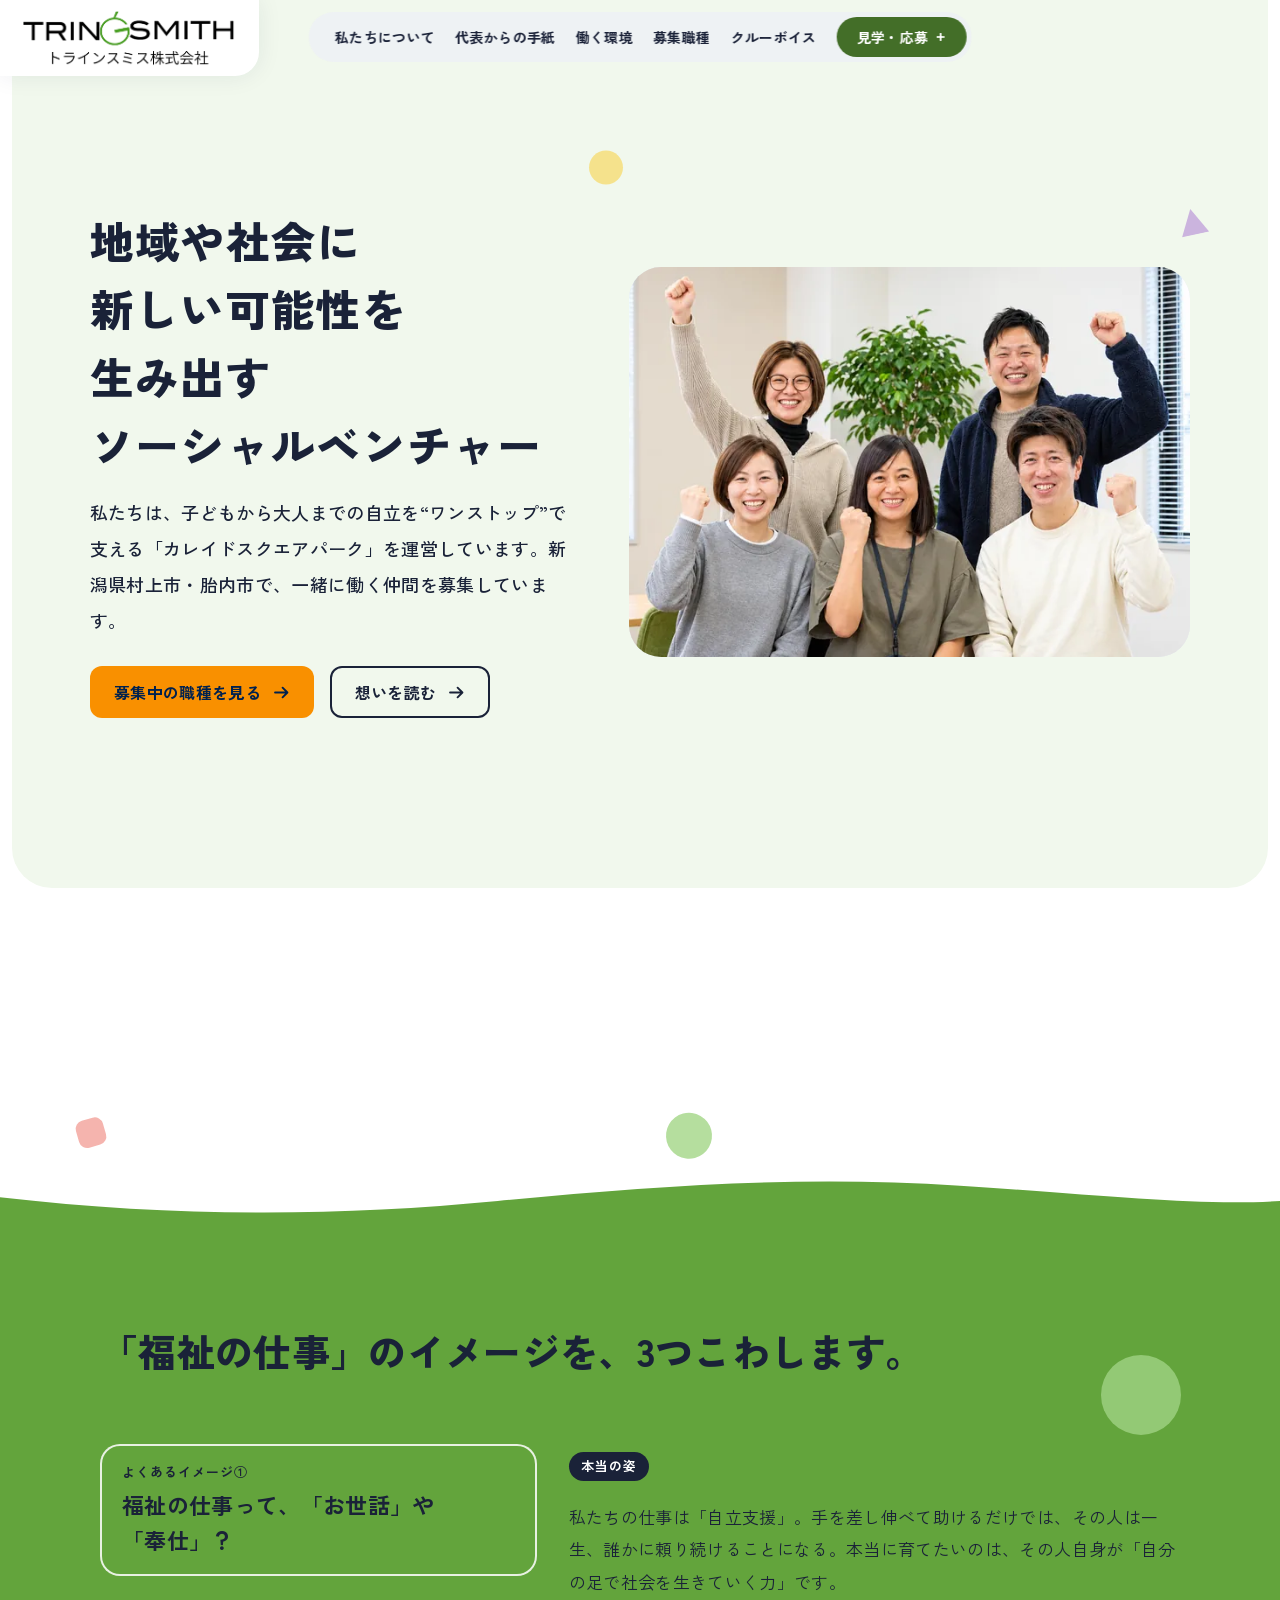
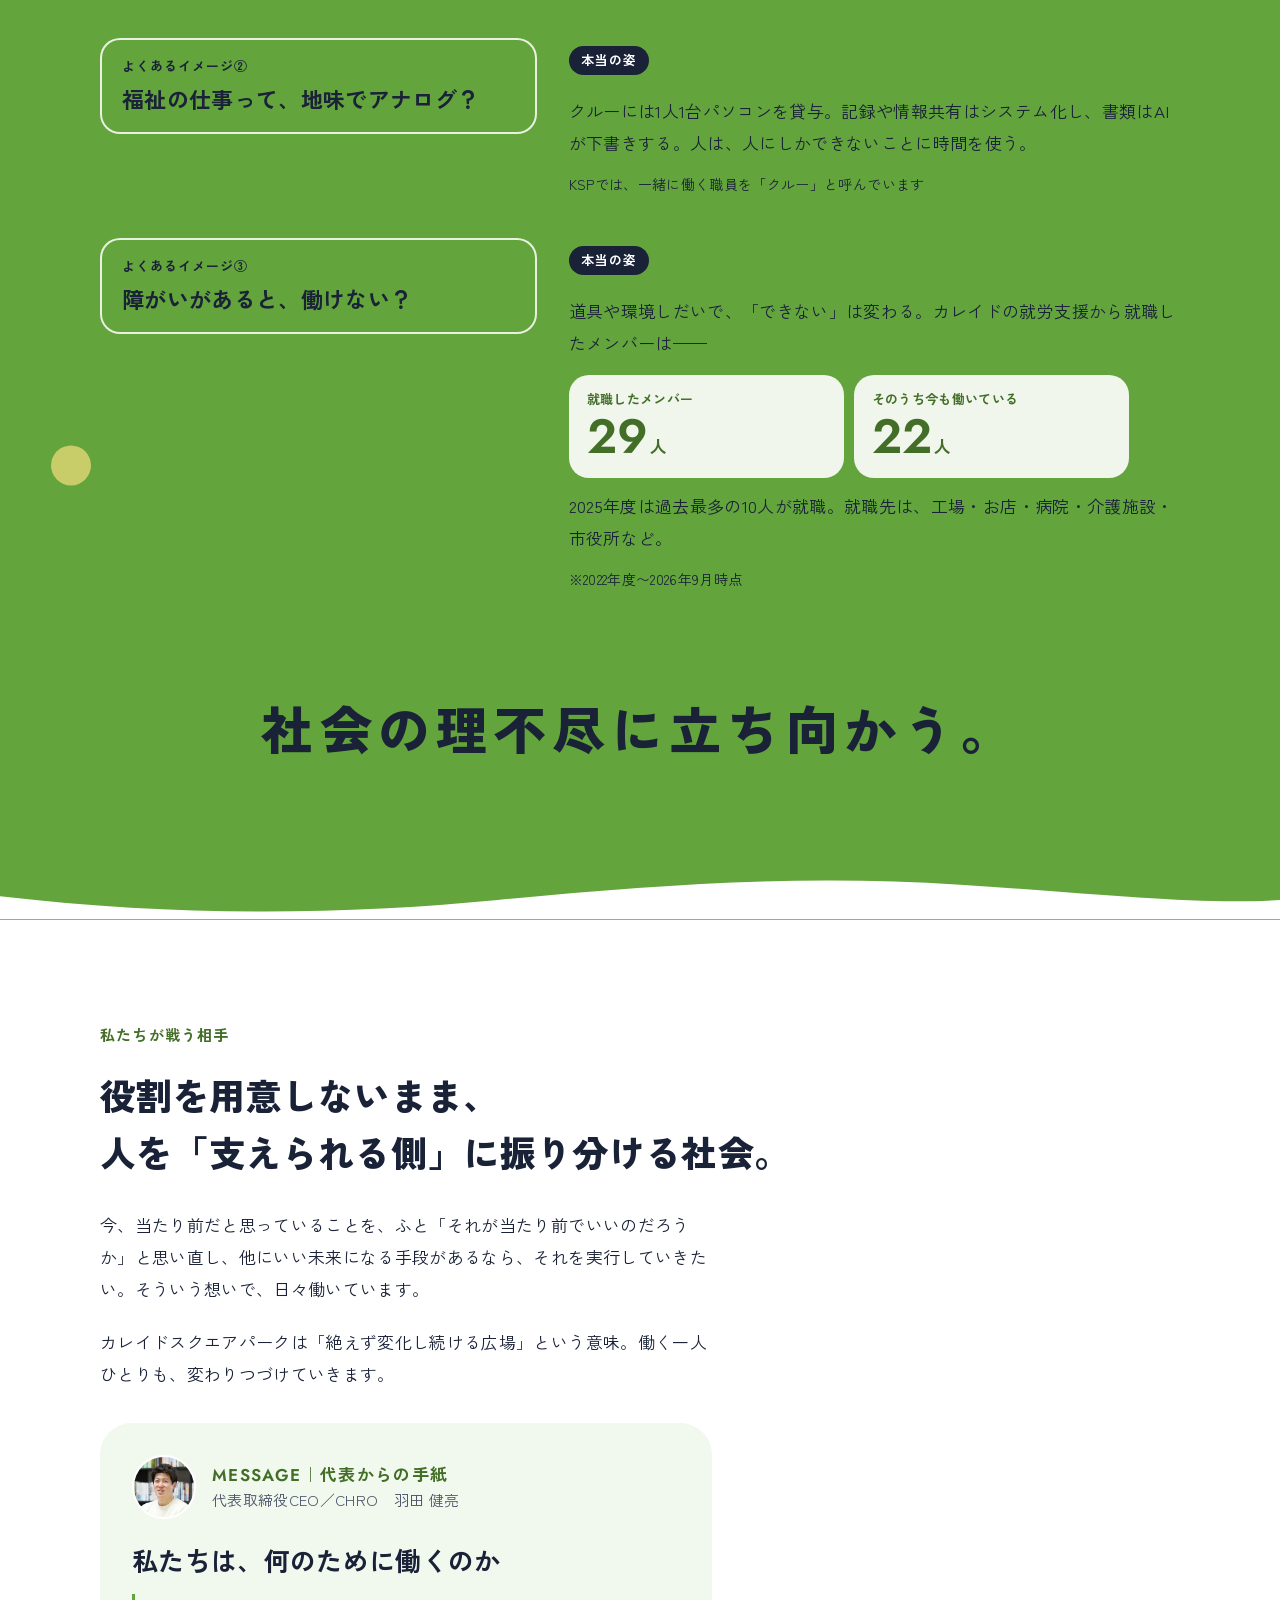
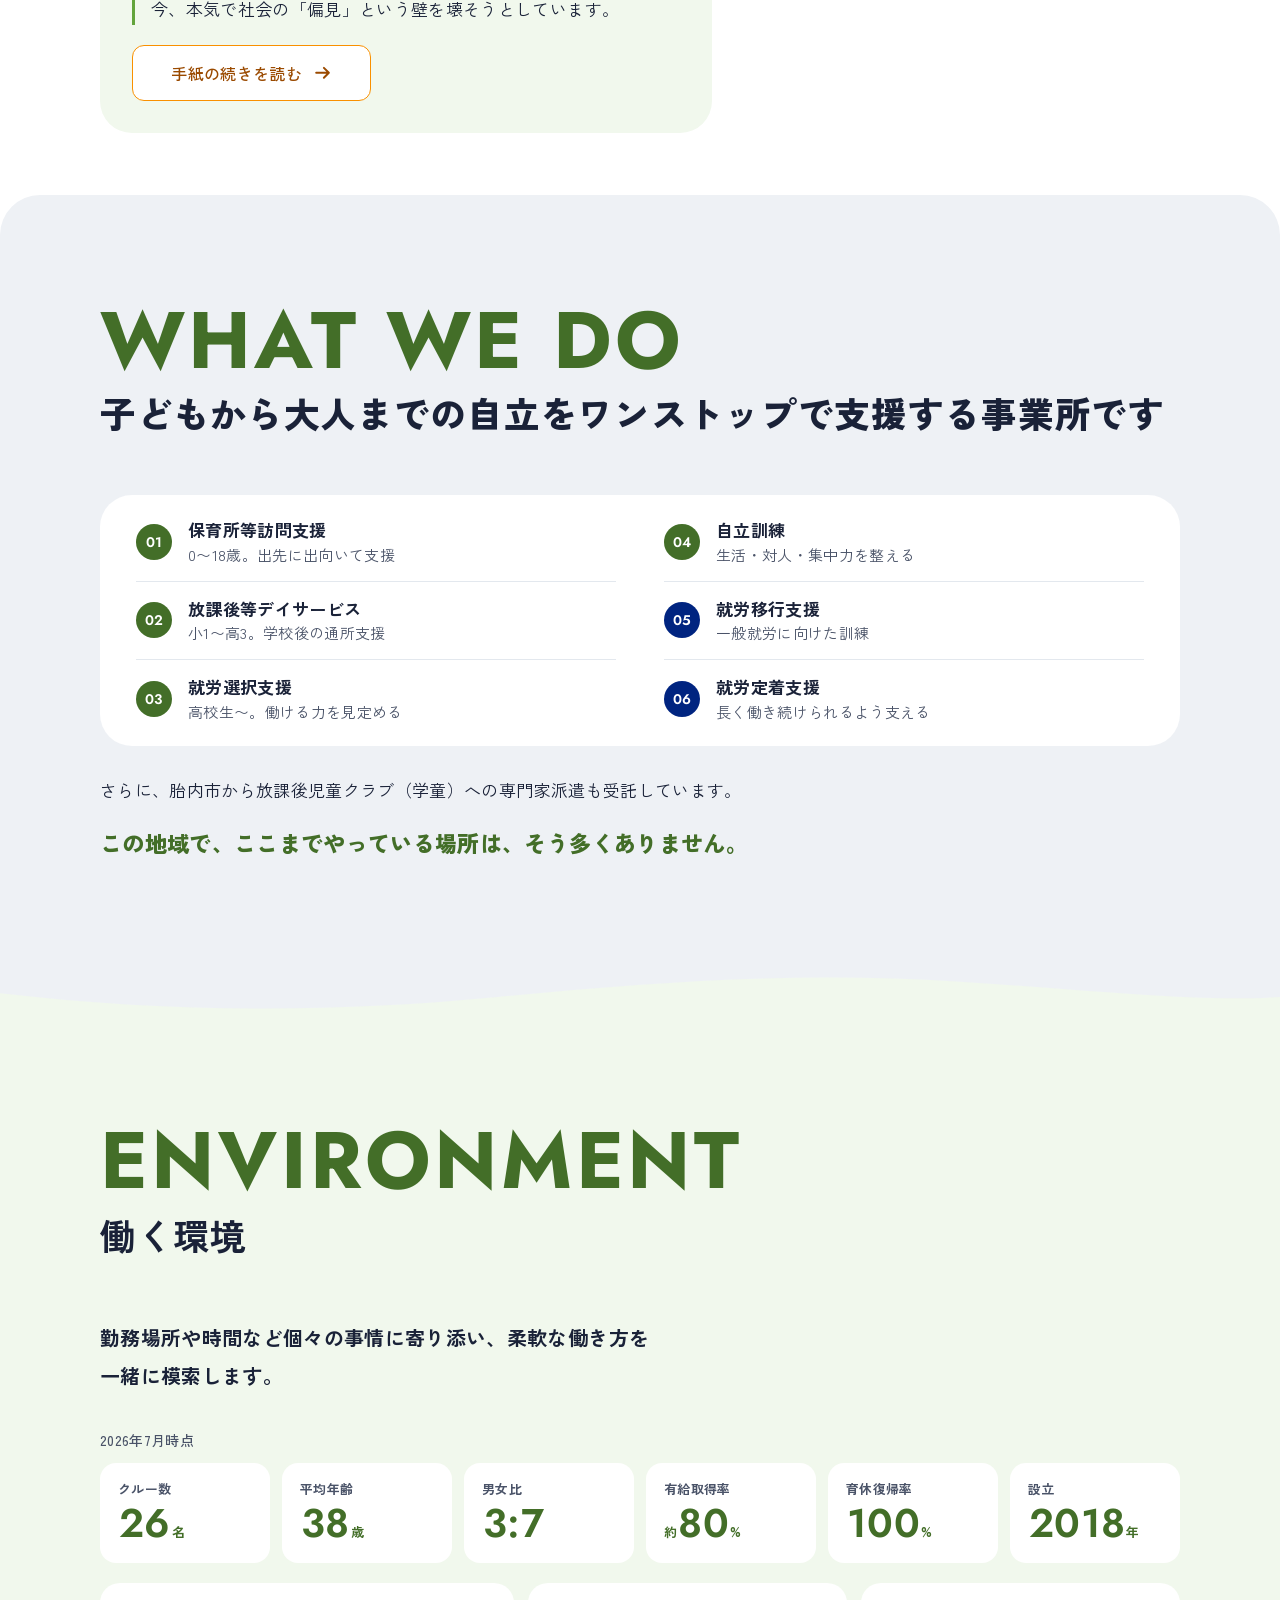
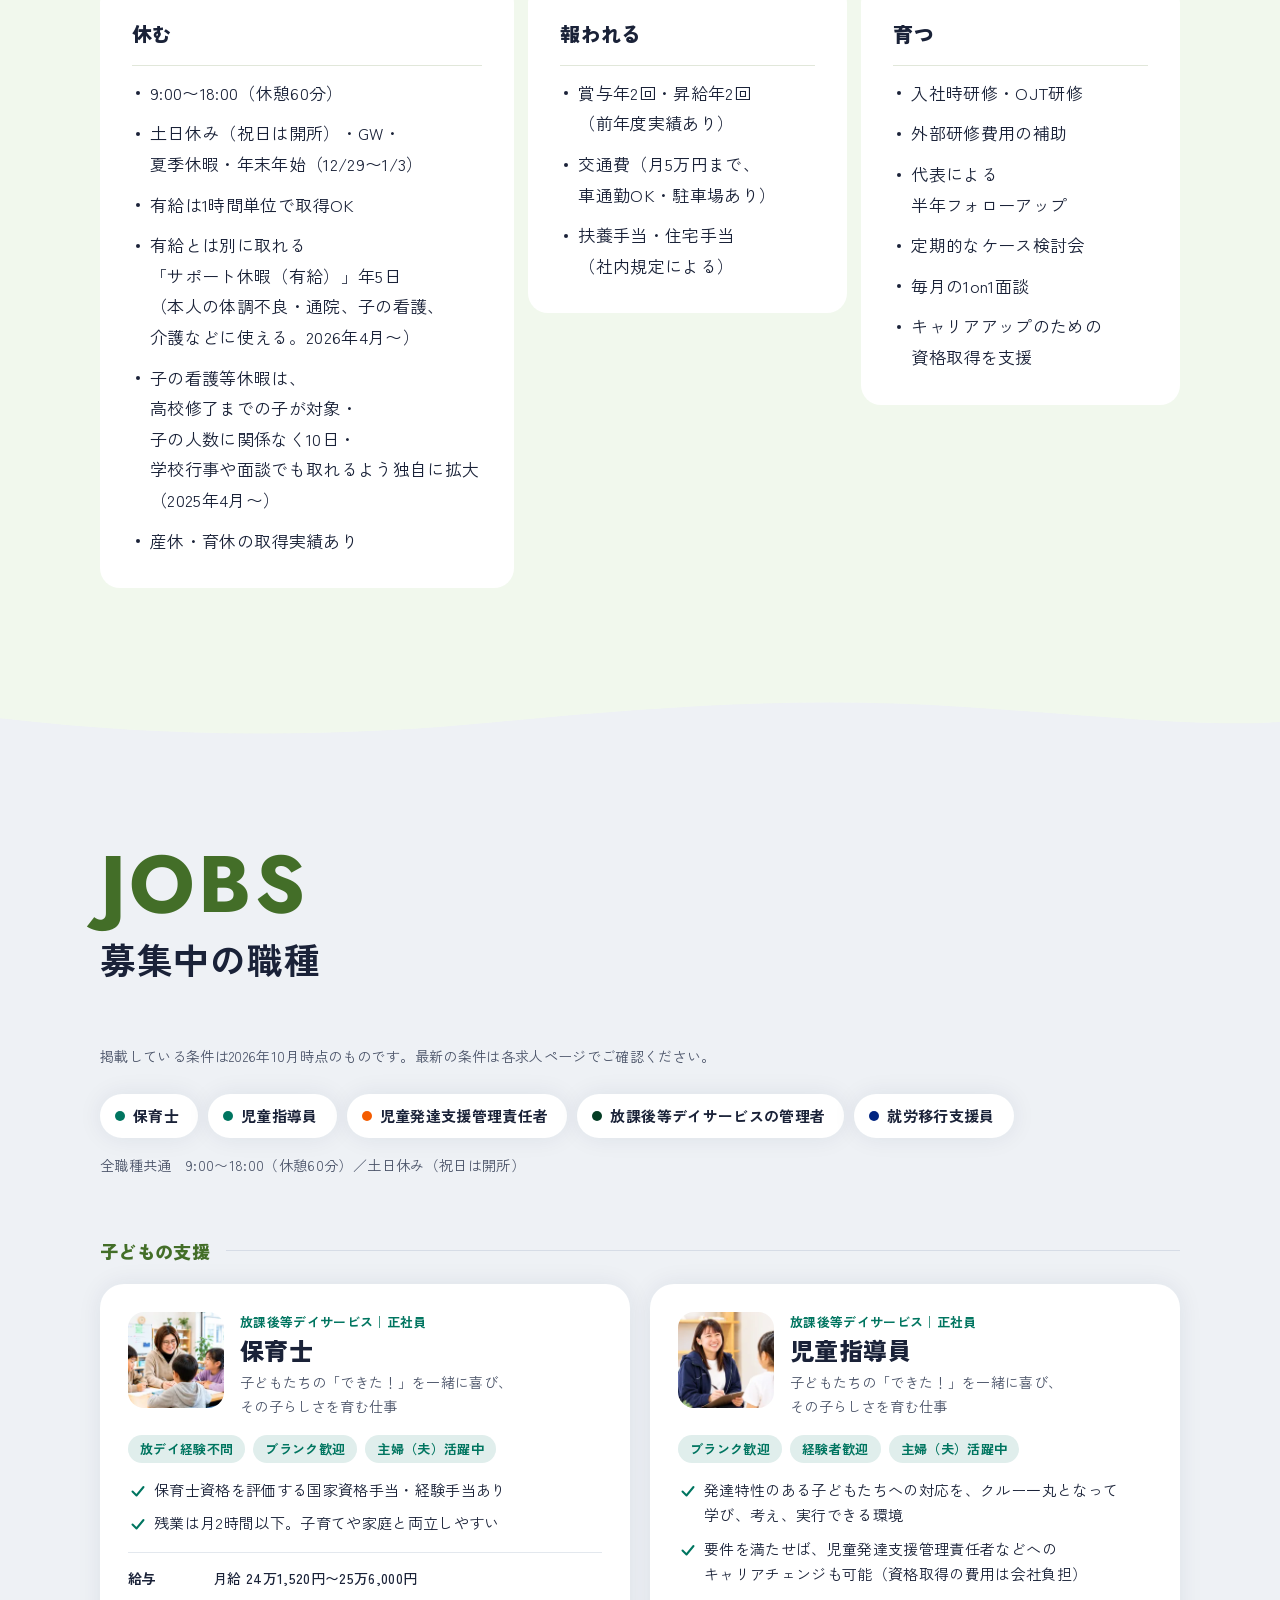
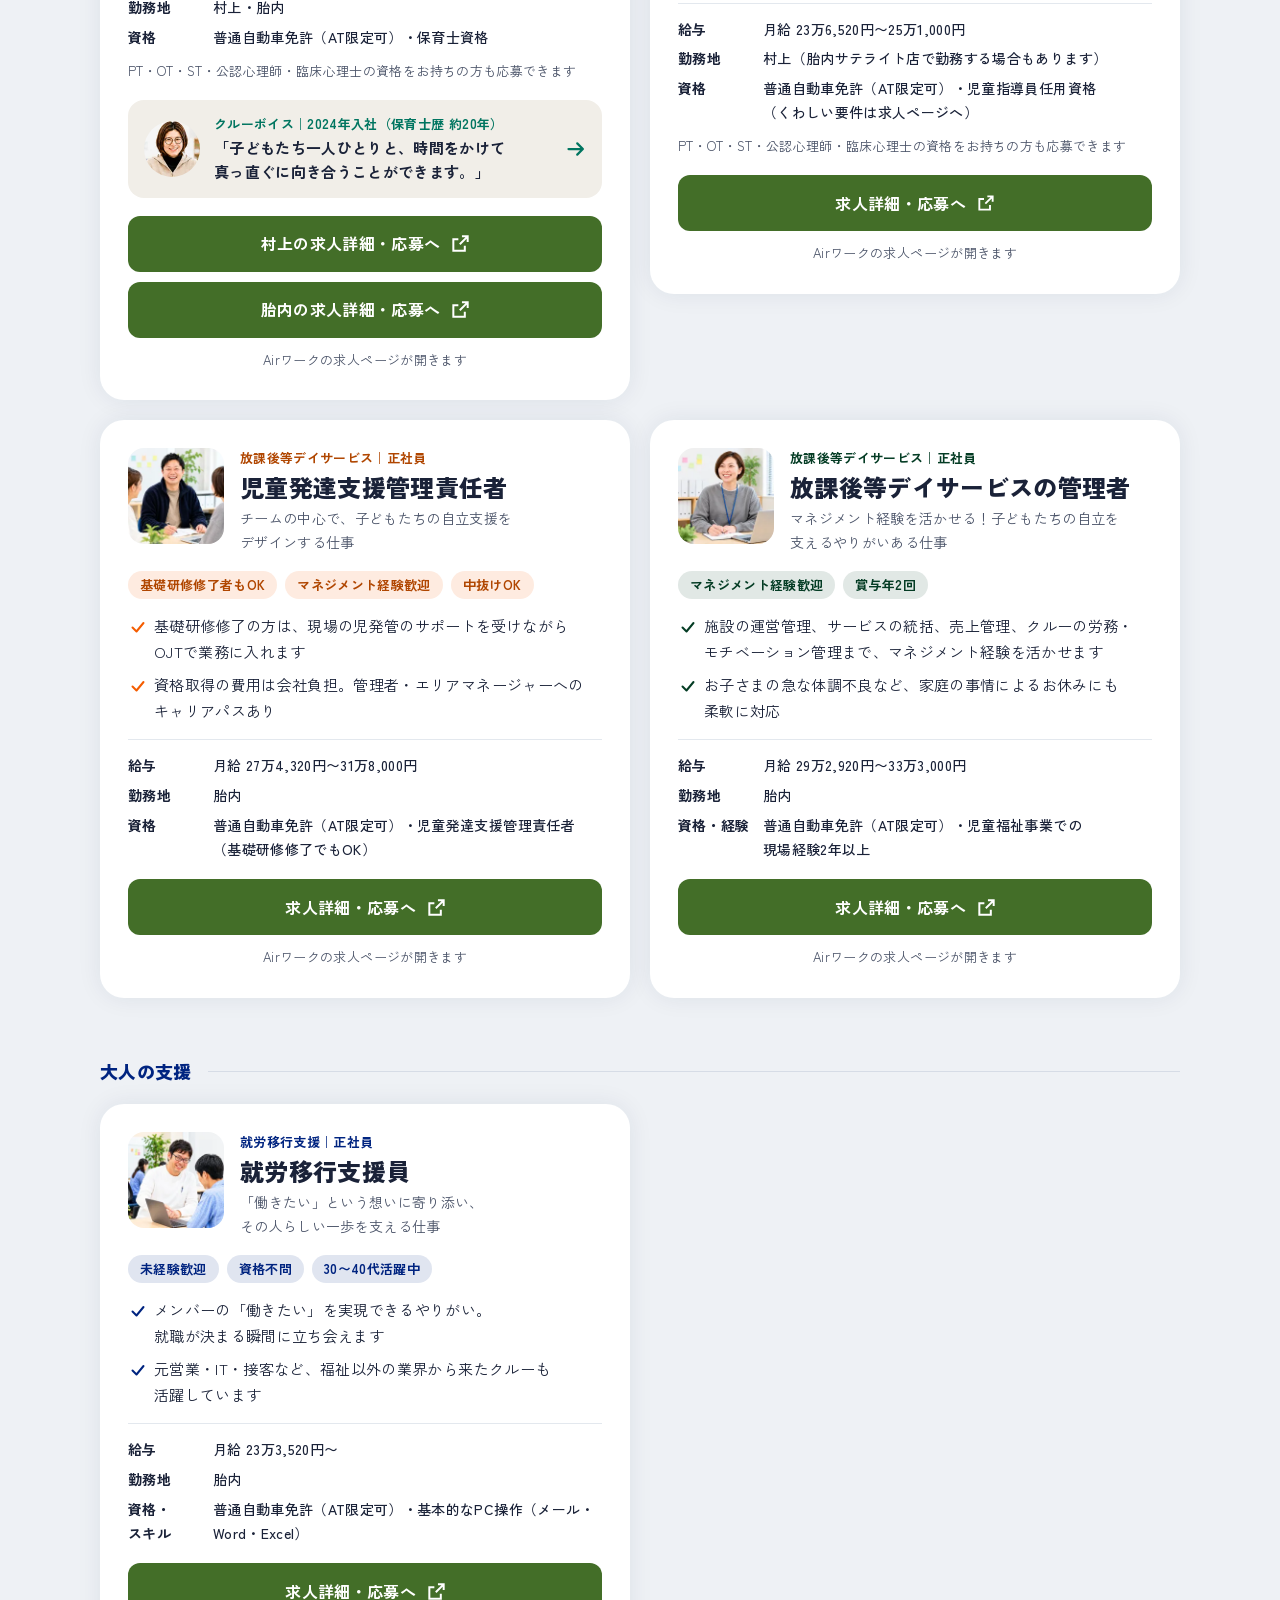
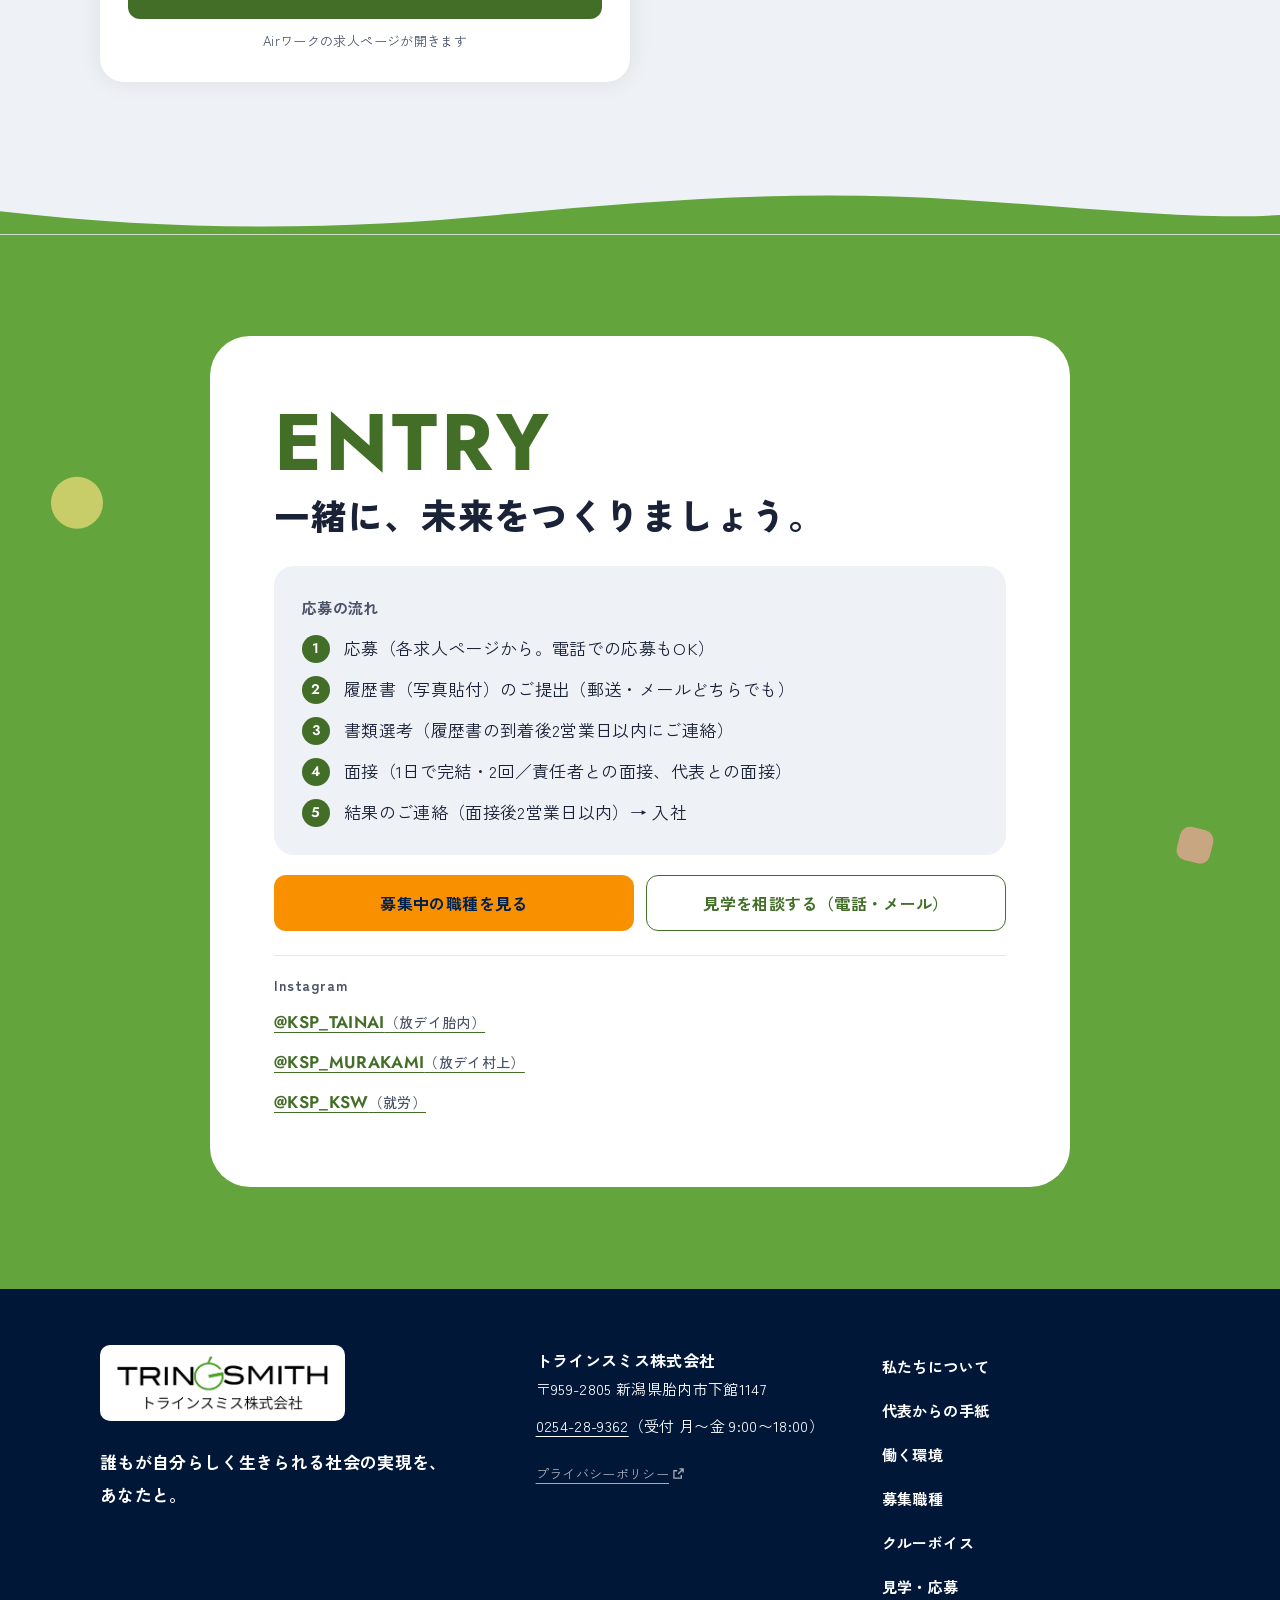
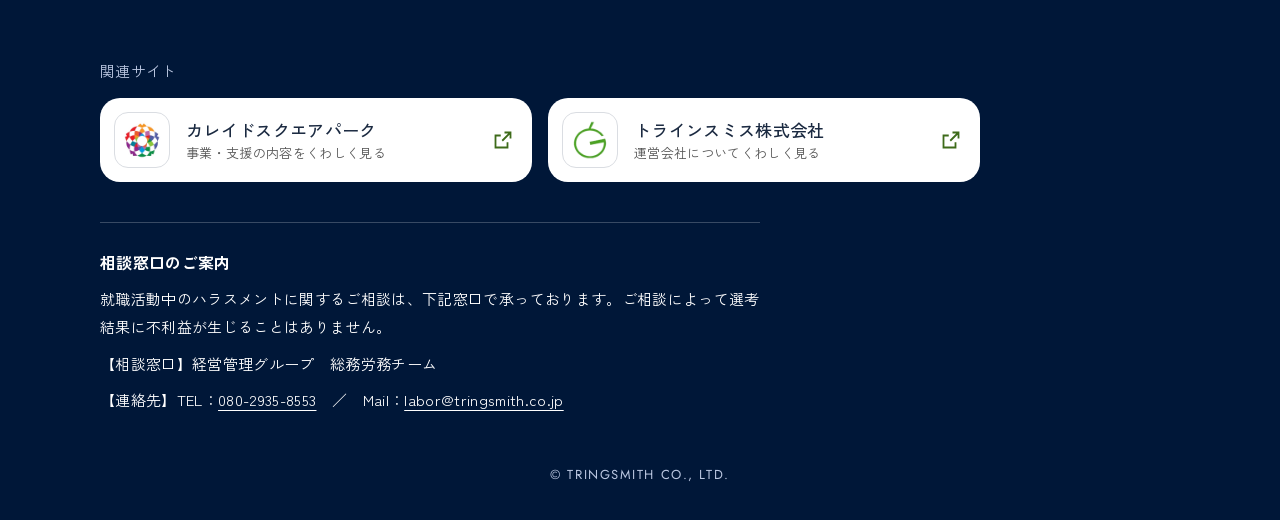
<file: index.html>
<!DOCTYPE html>
<html lang="ja">
<head>
<meta charset="UTF-8">
<meta name="viewport" content="width=device-width, initial-scale=1">
<title>採用情報｜カレイドスクエアパーク（新潟県村上市・胎内市）｜トラインスミス株式会社</title>
<meta name="description" content="新潟県村上市・胎内市で、カレイドスクエアパーク（放課後等デイサービス・就労移行支援など）を運営しています。一緒に働く仲間を募集中です。">
<link rel="canonical" href="https://recruit.tringsmith.co.jp/">
<meta name="theme-color" content="#436E28">
<meta property="og:type" content="website">
<meta property="og:site_name" content="トラインスミス株式会社 採用情報">
<meta property="og:title" content="地域や社会に新しい可能性を生み出すソーシャルベンチャー｜トラインスミス株式会社 採用情報">
<meta property="og:description" content="新潟県村上市・胎内市で、カレイドスクエアパーク（放課後等デイサービス・就労移行支援など）を運営しています。一緒に働く仲間を募集中です。">
<meta property="og:url" content="https://recruit.tringsmith.co.jp/">
<meta property="og:image" content="https://recruit.tringsmith.co.jp/assets/img/ogp.jpg">
<meta property="og:image:width" content="1200">
<meta property="og:image:height" content="630">
<meta property="og:image:alt" content="トラインスミス株式会社 採用サイト　地域や社会に新しい可能性を生み出すソーシャルベンチャー">
<meta property="og:locale" content="ja_JP">
<meta name="twitter:card" content="summary_large_image">
<meta name="twitter:image" content="https://recruit.tringsmith.co.jp/assets/img/ogp.jpg">
<link rel="icon" href="favicon.ico" sizes="any">
<link rel="icon" href="assets/img/favicon-32.png" type="image/png" sizes="32x32">
<link rel="apple-touch-icon" href="assets/img/favicon-180.png">
<link rel="stylesheet" href="assets/css/style.css">
<link rel="stylesheet" href="assets/css/theme.css">
<script>document.documentElement.classList.add('js');
// 動きを減らす設定でなければ、最初の描画の前に motion-ok を付ける（ちらつき防止）
if (!window.matchMedia('(prefers-reduced-motion: reduce)').matches) {
  document.documentElement.classList.add('motion-ok');
  // オープニングは、このタブで初めて開いたときだけ（#付きのURLで来たとき・sessionStorageが使えないときは出さない）
  try {
    if (!location.hash && !sessionStorage.getItem('ksp-opening')) {
      sessionStorage.setItem('ksp-opening', '1');
      document.documentElement.classList.add('opening');
      // オープニングで出すロゴは、ここで読み込みと展開を始めておく（間に合わないと、ページの読み込み中は描かれないため）
      var opLogo = window.opLogo = new Image();
      opLogo.src = 'assets/img/logo/tringsmith-logo.png';
      if (opLogo.decode) opLogo.decode().catch(function () {});
    }
  } catch (e) {}
}</script>
<script src="assets/js/main.js" defer></script>
<script src="assets/js/top.js" defer></script>
<script src="assets/js/wall.js" defer></script>
<script src="assets/js/tour.js" defer></script>
<script src="assets/js/ga.js" defer></script>
</head>
<body class="page-top theme-green">
<div class="op-cover" aria-hidden="true"></div>

<a class="skip-link" href="#main">本文へスキップ</a>

<!-- ===== ヘッダー（スマホはロゴとメニューだけ） ===== -->
<header class="site-header">
  <div class="site-header__inner">
    <a class="site-logo" href="./">
      <!-- PC：ロゴ全体／スマホ：小さいと「トラインスミス株式会社」が読めないので英字だけの版 -->
      <picture>
        <source media="(min-width: 900px)" srcset="assets/img/logo/tringsmith-logo.png" width="903" height="237">
        <img src="assets/img/logo/tringsmith-logo-en.png" width="903" height="154" alt="トラインスミス株式会社">
      </picture>
    </a>
    <button class="nav-toggle" type="button" aria-expanded="false" aria-controls="site-nav">
      <span class="nav-toggle__bar" aria-hidden="true"></span>
      <span class="nav-toggle__label">メニュー</span>
    </button>
    <nav class="site-nav" id="site-nav" aria-label="サイト内">
      <div class="site-nav__panel">
        <ul class="site-nav__list">
          <li><a href="#wall">私たちについて</a></li>
          <li><a href="message.html">代表からの手紙</a></li>
          <li><a href="#environment">働く環境</a></li>
          <li><a href="#jobs">募集職種</a></li>
          <li><a href="voice/yasuda.html">クルーボイス</a></li>
          <li><a class="site-nav__cta" href="#entry">見学・応募</a></li>
        </ul>
        <ul class="site-nav__sub">
          <li><a href="./">TOPへ戻る</a></li>
          <li><a href="https://ksp.work/" target="_blank" rel="noopener">カレイドスクエアパーク<svg class="ico-ext" viewBox="0 0 12 12" aria-hidden="true" focusable="false"><path d="M7 1h4v4M11 1 5.5 6.5M9 7.5V11H1V3h3.5" fill="none" stroke="currentColor" stroke-width="1.4"/></svg></a></li>
          <li><a href="https://www.tringsmith.co.jp/j/privacy" target="_blank" rel="noopener">プライバシーポリシー<svg class="ico-ext" viewBox="0 0 12 12" aria-hidden="true" focusable="false"><path d="M7 1h4v4M11 1 5.5 6.5M9 7.5V11H1V3h3.5" fill="none" stroke="currentColor" stroke-width="1.4"/></svg></a></li>
        </ul>
      </div>
    </nav>
  </div>
</header>

<main id="main">

<!-- ===== ① ヒーロー ===== -->
<!-- 丸い大きな面。PCでは面だけが先に流れ、写真と見出しは少し留まる。写真は1枚の固定 -->
<section class="hero-jr" id="top" aria-labelledby="hero-title">
  <div class="hero-jr__panel" aria-hidden="true"></div>
  <div class="floaties" aria-hidden="true">
    <span class="fl fl--half c-yellow" data-depth=".10" style="--x:46%;--y:14%;--size:34px;--dur:6s"><i></i></span>
    <span class="fl fl--square c-red" data-depth=".18" style="--x:6%;--y:70%;--size:28px;--dur:8s"><i></i></span>
    <span class="fl fl--circle c-green" data-depth=".12" style="--x:52%;--y:78%;--size:46px;--dur:7s"><i></i></span>
    <span class="fl fl--tri c-purple" data-depth=".2" style="--x:92%;--y:20%;--size:30px;--dur:9s"><i></i></span>
  </div>
  <div class="hero-jr__stage">
    <div class="hero-jr__media">
      <div class="hero-jr__photo"><img src="assets/img/photos/hero-1672.webp" srcset="assets/img/photos/hero-800.webp 800w, assets/img/photos/hero-1672.webp 1672w" sizes="(min-width: 900px) 50vw, 100vw" width="1672" height="933" alt="笑顔で拳を上げる5人の集合写真" fetchpriority="high"></div>
    </div>
    <div class="hero-jr__body">
      <h1 class="hero-jr__title" id="hero-title"><span class="nb">地域や社会に</span><span class="nb"><span class="nb">新しい可能性を</span><span class="nb">生み出す</span></span><span class="nb"><span class="nb">ソーシャル</span><span class="nb">ベンチャー</span></span></h1>
      <p class="hero-jr__lead">私たちは、子どもから大人までの自立を“ワンストップ”で支える「カレイドスクエアパーク」を運営しています。新潟県村上市・胎内市で、一緒に働く仲間を募集しています。</p>
      <div class="btn-row">
        <a class="btn btn--accent" href="#jobs">募集中の職種を見る</a>
        <a class="btn btn--ghost-light" href="message.html">想いを読む</a>
      </div>
    </div>
  </div>
</section>
<!-- 入口の動きは、ページ全体を読み終わるのを待たずに、ヒーローを読んだらすぐ始める -->
<script src="assets/js/opening.js"></script>

<div class="wave" aria-hidden="true" style="--from:#fff;--to:var(--jr-brand)"><svg viewBox="0 0 1440 80" preserveAspectRatio="none" focusable="false"><path d="M0,44 C200,76 380,74 560,50 C740,26 900,10 1080,26 C1250,42 1350,58 1440,50 L1440,80 L0,80 Z"/></svg></div>

<!-- ===== ② 「福祉の仕事」のイメージを、3つこわす ===== -->
<section class="sec sec--green wall" id="wall" aria-labelledby="wall-title">
  <div class="floaties" aria-hidden="true">
    <span class="fl fl--circle c-green" data-depth=".15" style="--x:86%;--y:6%;--size:80px"><i></i></span>
    <span class="fl fl--half c-yellow" data-depth=".25" style="--x:4%;--y:40%;--size:40px"><i></i></span>
  </div>
  <div class="wrap">
    <h2 class="wall__title" id="wall-title"><span class="nb">「福祉の仕事」の</span><span class="nb">イメージを、</span><span class="nb">3つこわします。</span></h2>
    <ol class="wall__list">
      <li class="wall__item">
        <p class="wall__myth"><span class="wall__tag">よくあるイメージ①</span><span class="nb">福祉の仕事って、</span><span class="nb">「お世話」や</span><span class="nb">「奉仕」？</span></p>
        <div class="wall__truth">
          <p class="wall__tag wall__tag--truth">本当の姿</p>
          <p>私たちの仕事は「自立支援」。手を差し伸べて助けるだけでは、その人は一生、誰かに頼り続けることになる。本当に育てたいのは、その人自身が「自分の足で社会を生きていく力」です。</p>
        </div>
      </li>
      <li class="wall__item">
        <p class="wall__myth"><span class="wall__tag">よくあるイメージ②</span><span class="nb">福祉の仕事って、</span><span class="nb">地味で</span><span class="nb">アナログ？</span></p>
        <div class="wall__truth">
          <p class="wall__tag wall__tag--truth">本当の姿</p>
          <p>クルーには1人1台パソコンを貸与。記録や情報共有はシステム化し、書類はAIが下書きする。人は、人にしかできないことに時間を使う。</p>
          <p class="wall__note wall__crew"><span class="nb">KSPでは、</span><span class="nb">一緒に働く職員を</span><span class="nb">「クルー」と</span><span class="nb">呼んでいます</span></p>
        </div>
      </li>
      <li class="wall__item">
        <p class="wall__myth"><span class="wall__tag">よくあるイメージ③</span><span class="nb">障がいがあると、</span><span class="nb">働けない？</span></p>
        <div class="wall__truth">
          <p class="wall__tag wall__tag--truth">本当の姿</p>
          <p>道具や環境しだいで、「できない」は変わる。カレイドの就労支援から就職したメンバーは——</p>
          <dl class="wall__stats">
            <div class="wall__stat"><dt><span class="nb">就職した</span><span class="nb">メンバー</span></dt><dd><span class="wall__num">29</span>人</dd></div>
            <div class="wall__stat"><dt><span class="nb">そのうち</span><span class="nb">今も働いている</span></dt><dd><span class="wall__num">22</span>人</dd></div>
          </dl>
          <p>2025年度は過去最多の10人が就職。就職先は、工場・お店・病院・介護施設・市役所など。</p>
          <p class="wall__note">※2022年度〜2026年9月時点</p>
        </div>
      </li>
    </ol>
    <p class="wall__finale"><span class="nb">社会の理不尽に</span><span class="nb">立ち向かう。</span></p>
  </div>
</section>

<div class="wave" aria-hidden="true" style="--from:var(--jr-brand);--to:#fff"><svg viewBox="0 0 1440 80" preserveAspectRatio="none" focusable="false"><path d="M0,44 C200,76 380,74 560,50 C740,26 900,10 1080,26 C1250,42 1350,58 1440,50 L1440,80 L0,80 Z"/></svg></div>

<!-- ===== ③ 想い（私たちが戦う相手） ===== -->
<section class="sec sec--white about" id="about" aria-labelledby="about-title">
  <div class="wrap">
    <h2 class="about__label" id="about-title">私たちが戦う相手</h2>
    <p class="about__statement"><span class="nb">役割を用意しないまま、</span><span class="nb">人を「支えられる側」に</span><span class="nb">振り分ける社会。</span></p>
    <div class="prose about__body">
      <p>今、当たり前だと思っていることを、ふと「それが当たり前でいいのだろうか」と思い直し、他にいい未来になる手段があるなら、それを実行していきたい。そういう想いで、日々働いています。</p>
      <p>カレイドスクエアパークは「絶えず変化し続ける広場」という意味。働く一人ひとりも、変わりつづけていきます。</p>
    </div>
    <div class="lcard">
      <div class="lcard__head">
        <div class="lcard__photo"><img src="assets/img/photos/ceo-200.webp" srcset="assets/img/photos/ceo-200.webp 200w, assets/img/photos/ceo-400.webp 400w" sizes="64px" width="200" height="200" alt="羽田 健亮の写真" loading="lazy"></div>
        <div>
          <p class="lcard__label"><span class="nb"><span lang="en">MESSAGE</span>｜</span><span class="nb">代表からの手紙</span></p>
          <p class="lcard__name"><span class="nb">代表取締役CEO／CHRO　</span><span class="nb">羽田 健亮</span></p>
        </div>
      </div>
      <h3 class="lcard__title"><span class="nb">私たちは、</span><span class="nb">何のために働くのか</span></h3>
      <p class="lcard__excerpt"><span class="nb">今、本気で</span><span class="nb">社会の「偏見」という</span><span class="nb">壁を</span><span class="nb">壊そうとしています。</span></p>
      <a class="btn btn--letter btn--block btn--plain" href="message.html">手紙の続きを読む<svg class="ico" viewBox="0 0 16 16" aria-hidden="true" focusable="false"><path d="M2 8h11M9 3.5 13.5 8 9 12.5" fill="none" stroke="currentColor" stroke-width="1.8" stroke-linecap="round" stroke-linejoin="round"/></svg></a>
    </div>
  </div>
</section>

<!-- ===== ④ 事業紹介（WHAT WE DO） ===== -->
<section class="sec sec--gray sec--round-top work" id="work" aria-labelledby="work-title">
  <div class="wrap">
    <p class="eyebrow" lang="en" aria-hidden="true">WHAT WE DO</p>
    <h2 class="sec-title" id="work-title"><span class="nb">子どもから</span><span class="nb">大人までの自立を</span><span class="nb">ワンストップで支援する</span><span class="nb">事業所です</span></h2>
    <div class="work__card">
      <ol class="work__list" aria-label="0歳から働くまでの6つの事業">
        <li><span class="work__num" aria-hidden="true">01</span><span class="work__name">保育所等訪問支援</span><span class="work__desc"><span class="nb">0〜18歳。</span><span class="nb">出先に出向いて支援</span></span></li>
        <li><span class="work__num" aria-hidden="true">02</span><span class="work__name">放課後等デイサービス</span><span class="work__desc"><span class="nb">小1〜高3。</span><span class="nb">学校後の通所支援</span></span></li>
        <li><span class="work__num" aria-hidden="true">03</span><span class="work__name">就労選択支援</span><span class="work__desc"><span class="nb">高校生〜。</span><span class="nb">働ける力を見定める</span></span></li>
        <li><span class="work__num" aria-hidden="true">04</span><span class="work__name">自立訓練</span><span class="work__desc"><span class="nb">生活・対人・</span><span class="nb">集中力を整える</span></span></li>
        <li class="is-adult"><span class="work__num" aria-hidden="true">05</span><span class="work__name">就労移行支援</span><span class="work__desc"><span class="nb">一般就労に</span><span class="nb">向けた訓練</span></span></li>
        <li class="is-adult"><span class="work__num" aria-hidden="true">06</span><span class="work__name">就労定着支援</span><span class="work__desc"><span class="nb">長く働き続けられるよう</span><span class="nb">支える</span></span></li>
      </ol>
    </div>
    <p class="work__note"><span class="nb">さらに、</span><span class="nb">胎内市から</span><span class="nb">放課後児童クラブ（学童）への</span><span class="nb">専門家派遣も</span><span class="nb">受託しています。</span></p>
    <p class="work__close"><span class="nb">この地域で、</span><span class="nb">ここまでやっている</span><span class="nb">場所は、</span><span class="nb">そう多くありません。</span></p>
  </div>
</section>

<div class="wave" aria-hidden="true" style="--from:var(--jr-gray);--to:var(--jr-green-pale)"><svg viewBox="0 0 1440 80" preserveAspectRatio="none" focusable="false"><path d="M0,44 C200,76 380,74 560,50 C740,26 900,10 1080,26 C1250,42 1350,58 1440,50 L1440,80 L0,80 Z"/></svg></div>

<!-- ===== ⑤ 働く環境（ENVIRONMENT。数字を含む） ===== -->
<section class="sec sec--pale env" id="environment" aria-labelledby="env-title">
  <div class="wrap">
    <p class="eyebrow" lang="en" aria-hidden="true">ENVIRONMENT</p>
    <h2 class="sec-title sec-title--sub" id="env-title">働く環境</h2>
    <p class="env__lead"><span class="nb">勤務場所や時間など</span><span class="nb">個々の事情に寄り添い、</span><span class="nb">柔軟な働き方を</span><span class="nb">一緒に模索します。</span></p>

    <h3 class="env__when">2026年7月時点</h3>
    <dl class="env__stats">
      <div class="env__stat"><dt>クルー数</dt><dd><span class="env__num">26</span>名</dd></div>
      <div class="env__stat"><dt>平均年齢</dt><dd><span class="env__num">38</span>歳</dd></div>
      <div class="env__stat"><dt>男女比</dt><dd><span class="env__num">3:7</span></dd></div>
      <div class="env__stat"><dt>有給取得率</dt><dd>約<span class="env__num">80</span>%</dd></div>
      <div class="env__stat"><dt>育休復帰率</dt><dd><span class="env__num">100</span>%</dd></div>
      <div class="env__stat"><dt>設立</dt><dd><span class="env__num">2018</span>年</dd></div>
    </dl>

    <div class="env__grid">
      <section data-reveal class="env__group" aria-labelledby="env-rest">
        <h3 class="env__head" id="env-rest">休む</h3>
        <ul>
          <li>9:00〜18:00（休憩60分）</li>
          <li><span class="nb">土日休み</span><span class="nb">（祝日は開所）・</span><span class="nb">GW・</span><span class="nb">夏季休暇・</span><span class="nb">年末年始</span><span class="nb">（12/29〜1/3）</span></li>
          <li>有給は1時間単位で取得OK</li>
          <li><span class="nb">有給とは別に取れる</span><span class="nb">「サポート休暇（有給）」</span><span class="nb">年5日</span><span class="nb">（本人の体調不良・</span><span class="nb">通院、</span><span class="nb">子の看護、</span><span class="nb">介護などに使える。</span><span class="nb">2026年4月〜）</span></li>
          <li><span class="nb">子の看護等休暇は、</span><span class="nb">高校修了までの子が対象・</span><span class="nb">子の人数に関係なく10日・</span><span class="nb">学校行事や面談でも</span><span class="nb">取れるよう</span><span class="nb">独自に拡大</span><span class="nb">（2025年4月〜）</span></li>
          <li>産休・育休の取得実績あり</li>
        </ul>
      </section>
      <section data-reveal class="env__group" aria-labelledby="env-reward">
        <h3 class="env__head" id="env-reward">報われる</h3>
        <ul>
          <li><span class="nb">賞与年2回・</span><span class="nb">昇給年2回</span><span class="nb">（前年度実績あり）</span></li>
          <li><span class="nb">交通費</span><span class="nb">（月5万円まで、</span><span class="nb">車通勤OK・</span><span class="nb">駐車場あり）</span></li>
          <li><span class="nb">扶養手当・</span><span class="nb">住宅手当</span><span class="nb">（社内規定による）</span></li>
        </ul>
      </section>
      <section data-reveal class="env__group" aria-labelledby="env-grow">
        <h3 class="env__head" id="env-grow">育つ</h3>
        <ul>
          <li>入社時研修・OJT研修</li>
          <li>外部研修費用の補助</li>
          <li><span><span class="nb">代表による</span><span class="nb">半年フォローアップ</span></span></li>
          <li>定期的なケース検討会</li>
          <li>毎月の1on1面談</li>
          <li><span class="nb">キャリアアップのための</span><span class="nb">資格取得を支援</span></li>
        </ul>
      </section>
    </div>
  </div>
</section>

<div class="wave" aria-hidden="true" style="--from:var(--jr-green-pale);--to:var(--jr-gray)"><svg viewBox="0 0 1440 80" preserveAspectRatio="none" focusable="false"><path d="M0,44 C200,76 380,74 560,50 C740,26 900,10 1080,26 C1250,42 1350,58 1440,50 L1440,80 L0,80 Z"/></svg></div>

<!-- ===== ⑥ 募集職種（JOBS） ===== -->
<section class="sec sec--gray jobs" id="jobs" aria-labelledby="jobs-title">
  <div class="wrap">
    <p class="eyebrow" lang="en" aria-hidden="true">JOBS</p>
    <h2 class="sec-title sec-title--sub" id="jobs-title">募集中の職種</h2>
    <p class="jobs__note"><span class="nb">掲載している条件は</span><span class="nb">2026年10月時点のものです。</span><span class="nb">最新の条件は</span><span class="nb">各求人ページで</span><span class="nb">ご確認ください。</span></p>

    <nav class="job-chips" aria-label="職種の目次">
      <ul>
        <li><a class="chip chip--green" href="#job-hoikushi">保育士</a></li>
        <li><a class="chip chip--green" href="#job-jidoshidoin">児童指導員</a></li>
        <li><a class="chip chip--orange" href="#job-jihatsukan"><span><span class="nb">児童発達支援</span><span class="nb">管理責任者</span></span></a></li>
        <li><a class="chip chip--deep" href="#job-kanrisha"><span><span class="nb">放課後等</span><span class="nb">デイサービス</span><span class="nb">の管理者</span></span></a></li>
        <li><a class="chip chip--navy" href="#job-shuro"><span><span class="nb">就労移行</span><span class="nb">支援員</span></span></a></li>
      </ul>
    </nav>
    <p class="jobs__shared"><span class="nb">全職種共通　</span><span class="nb">9:00〜18:00</span><span class="nb">（休憩60分）／</span><span class="nb">土日休み</span><span class="nb">（祝日は開所）</span></p>

    <h3 class="job-group job-group--child">子どもの支援</h3>
    <div class="jcards">

      <!-- ===== 求人：保育士 ===== -->
      <article data-reveal class="jcard jcard--green" id="job-hoikushi" aria-labelledby="job-hoikushi-title">
        <div class="jcard__head">
          <div class="jcard__photo"><img src="assets/img/photos/job-hoikushi-200.webp" srcset="assets/img/photos/job-hoikushi-200.webp 200w, assets/img/photos/job-hoikushi-400.webp 400w" sizes="96px" width="200" height="200" alt="子どもたちと机を囲む保育士の仕事の様子" loading="lazy"></div>
          <div>
            <p class="jcard__service"><span class="nb">放課後等</span><span class="nb">デイサービス｜</span><span class="nb">正社員</span></p>
            <h4 class="jcard__title" id="job-hoikushi-title">保育士</h4>
            <p class="jcard__catch"><span class="nb">子どもたちの</span><span class="nb">「できた！」を</span><span class="nb">一緒に喜び、</span><span class="nb">その子らしさを</span><span class="nb">育む仕事</span></p>
          </div>
        </div>
        <ul class="jcard__badges" aria-label="特徴"><li>放デイ経験不問</li><li>ブランク歓迎</li><li>主婦（夫）活躍中</li></ul>
        <ul class="jcard__points" aria-label="この仕事の魅力">
          <li><span class="nb">保育士資格を評価する</span><span class="nb">国家資格手当・</span><span class="nb">経験手当あり</span></li>
          <li><span class="nb">残業は月2時間以下。</span><span class="nb">子育てや家庭と</span><span class="nb">両立しやすい</span></li>
        </ul>
        <dl class="jcard__info">
          <div><dt>給与</dt><dd><span class="nb">月給 24万1,520円〜</span><span class="nb">25万6,000円</span></dd></div>
          <div><dt>勤務地</dt><dd>村上・胎内</dd></div>
          <div><dt>資格</dt><dd><span class="nb">普通自動車免許</span><span class="nb">（AT限定可）・</span><span class="nb">保育士資格</span></dd></div>
        </dl>
        <p class="jcard__plus"><span class="nb">PT・OT・ST・</span><span class="nb">公認心理師・</span><span class="nb">臨床心理士の資格を</span><span class="nb">お持ちの方も</span><span class="nb">応募できます</span></p>
        <a class="jcard__voice" href="voice/yasuda.html">
          <span class="jcard__voice-photo"><img src="assets/img/photos/yasuda-112.webp" width="112" height="112" alt="安田先生の顔写真" loading="lazy"></span>
          <span class="jcard__voice-text"><span class="jcard__voice-label"><span class="nb">クルーボイス｜</span><span class="nb">2024年入社</span><span class="nb">（保育士歴</span> <span class="nb">約20年）</span></span><span class="jcard__voice-quote"><span class="nb"><span class="nb">「子どもたち</span><span class="nb">一人ひとりと、</span></span><span class="nb"><span class="nb">時間をかけて</span><span class="nb">真っ直ぐに</span></span><span class="nb"><span class="nb">向き合うことが</span><span class="nb">できます。」</span></span></span></span>
          <svg class="ico" viewBox="0 0 16 16" aria-hidden="true" focusable="false"><path d="M2 8h11M9 3.5 13.5 8 9 12.5" fill="none" stroke="currentColor" stroke-width="1.8" stroke-linecap="round" stroke-linejoin="round"/></svg>
        </a>
        <div class="jcard__cta">
          <a class="btn btn--green btn--block btn--ext" href="https://arwrk.net/recruit/tringsmith/11693881/" target="_blank" rel="noopener"><span class="btn__text"><span class="nb">村上の求人詳細・</span><span class="nb">応募へ</span></span></a>
          <a class="btn btn--green btn--block btn--ext" href="https://arwrk.net/recruit/tringsmith/12866211/" target="_blank" rel="noopener"><span class="btn__text"><span class="nb">胎内の求人詳細・</span><span class="nb">応募へ</span></span></a>
          <p class="jcard__note">Airワークの求人ページが開きます</p>
        </div>
      </article>

      <!-- ===== 求人：児童指導員 ===== -->
      <article data-reveal class="jcard jcard--green" id="job-jidoshidoin" aria-labelledby="job-jidoshidoin-title">
        <div class="jcard__head">
          <div class="jcard__photo"><img src="assets/img/photos/job-jidoshidoin-200.webp" srcset="assets/img/photos/job-jidoshidoin-200.webp 200w, assets/img/photos/job-jidoshidoin-400.webp 400w" sizes="96px" width="200" height="200" alt="子どもと向き合う児童指導員の仕事の様子" loading="lazy"></div>
          <div>
            <p class="jcard__service"><span class="nb">放課後等</span><span class="nb">デイサービス｜</span><span class="nb">正社員</span></p>
            <h4 class="jcard__title" id="job-jidoshidoin-title">児童指導員</h4>
            <p class="jcard__catch"><span class="nb">子どもたちの</span><span class="nb">「できた！」を</span><span class="nb">一緒に喜び、</span><span class="nb">その子らしさを</span><span class="nb">育む仕事</span></p>
          </div>
        </div>
        <ul class="jcard__badges" aria-label="特徴"><li>ブランク歓迎</li><li>経験者歓迎</li><li>主婦（夫）活躍中</li></ul>
        <ul class="jcard__points" aria-label="この仕事の魅力">
          <li><span class="nb">発達特性のある</span><span class="nb">子どもたちへの対応を、</span><span class="nb">クルー一丸となって</span><span class="nb">学び、</span><span class="nb">考え、</span><span class="nb">実行できる環境</span></li>
          <li><span class="nb">要件を満たせば、</span><span class="nb">児童発達支援</span><span class="nb">管理責任者などへの</span><span class="nb">キャリアチェンジも可能</span><span class="nb">（資格取得の</span><span class="nb">費用は会社負担）</span></li>
        </ul>
        <dl class="jcard__info">
          <div><dt>給与</dt><dd><span class="nb">月給 23万6,520円〜</span><span class="nb">25万1,000円</span></dd></div>
          <div><dt>勤務地</dt><dd><span class="nb">村上</span><span class="nb">（胎内サテライト店で</span><span class="nb">勤務する場合も</span><span class="nb">あります）</span></dd></div>
          <div><dt>資格</dt><dd><span class="nb">普通自動車免許</span><span class="nb">（AT限定可）・</span><span class="nb">児童指導員任用資格</span><span class="nb">（くわしい要件は</span><span class="nb">求人ページへ）</span></dd></div>
        </dl>
        <p class="jcard__plus"><span class="nb">PT・OT・ST・</span><span class="nb">公認心理師・</span><span class="nb">臨床心理士の資格を</span><span class="nb">お持ちの方も</span><span class="nb">応募できます</span></p>
        <div class="jcard__cta">
          <a class="btn btn--green btn--block btn--ext" href="https://arwrk.net/recruit/tringsmith/11886854/" target="_blank" rel="noopener"><span class="btn__text"><span class="nb">求人詳細・</span><span class="nb">応募へ</span></span></a>
          <p class="jcard__note">Airワークの求人ページが開きます</p>
        </div>
      </article>

      <!-- ===== 求人：児童発達支援管理責任者 ===== -->
      <article data-reveal class="jcard jcard--orange" id="job-jihatsukan" aria-labelledby="job-jihatsukan-title">
        <div class="jcard__head">
          <div class="jcard__photo"><img src="assets/img/photos/job-jihatsukan-200.webp" srcset="assets/img/photos/job-jihatsukan-200.webp 200w, assets/img/photos/job-jihatsukan-400.webp 400w" sizes="96px" width="200" height="200" alt="面談をする児童発達支援管理責任者の仕事の様子" loading="lazy"></div>
          <div>
            <p class="jcard__service"><span class="nb">放課後等</span><span class="nb">デイサービス｜</span><span class="nb">正社員</span></p>
            <h4 class="jcard__title" id="job-jihatsukan-title"><span class="nb">児童発達支援</span><span class="nb">管理責任者</span></h4>
            <p class="jcard__catch"><span class="nb">チームの中心で、</span><span class="nb">子どもたちの</span><span class="nb">自立支援を</span><span class="nb">デザインする仕事</span></p>
          </div>
        </div>
        <ul class="jcard__badges" aria-label="特徴"><li>基礎研修修了者もOK</li><li>マネジメント経験歓迎</li><li>中抜けOK</li></ul>
        <ul class="jcard__points" aria-label="この仕事の魅力">
          <li><span class="nb">基礎研修修了の方は、</span><span class="nb">現場の児発管の</span><span class="nb">サポートを受けながら</span><span class="nb">OJTで</span><span class="nb">業務に入れます</span></li>
          <li><span class="nb">資格取得の費用は</span><span class="nb">会社負担。</span><span class="nb">管理者・</span><span class="nb">エリアマネージャーへの</span><span class="nb">キャリアパスあり</span></li>
        </ul>
        <dl class="jcard__info">
          <div><dt>給与</dt><dd><span class="nb">月給 27万4,320円〜</span><span class="nb">31万8,000円</span></dd></div>
          <div><dt>勤務地</dt><dd>胎内</dd></div>
          <div><dt>資格</dt><dd><span class="nb">普通自動車免許</span><span class="nb">（AT限定可）・</span><span class="nb">児童発達支援</span><span class="nb">管理責任者</span><span class="nb">（基礎研修修了でもOK）</span></dd></div>
        </dl>
        <div class="jcard__cta">
          <a class="btn btn--green btn--block btn--ext" href="https://arwrk.net/recruit/tringsmith/7631910/" target="_blank" rel="noopener"><span class="btn__text"><span class="nb">求人詳細・</span><span class="nb">応募へ</span></span></a>
          <p class="jcard__note">Airワークの求人ページが開きます</p>
        </div>
      </article>

      <!-- ===== 求人：放課後等デイサービスの管理者 ===== -->
      <article data-reveal class="jcard jcard--deep" id="job-kanrisha" aria-labelledby="job-kanrisha-title">
        <div class="jcard__head">
          <div class="jcard__photo"><img src="assets/img/photos/job-kanrisha-200.webp" srcset="assets/img/photos/job-kanrisha-200.webp 200w, assets/img/photos/job-kanrisha-400.webp 400w" sizes="96px" width="200" height="200" alt="パソコンと手帳を前にした管理者の仕事の様子" loading="lazy"></div>
          <div>
            <p class="jcard__service"><span class="nb">放課後等</span><span class="nb">デイサービス｜</span><span class="nb">正社員</span></p>
            <h4 class="jcard__title" id="job-kanrisha-title"><span class="nb">放課後等</span><span class="nb">デイサービス</span><span class="nb">の管理者</span></h4>
            <p class="jcard__catch"><span class="nb">マネジメント経験を</span><span class="nb">活かせる！</span><span class="nb">子どもたちの自立を</span><span class="nb">支える</span><span class="nb">やりがいある仕事</span></p>
          </div>
        </div>
        <ul class="jcard__badges" aria-label="特徴"><li>マネジメント経験歓迎</li><li>賞与年2回</li></ul>
        <ul class="jcard__points" aria-label="この仕事の魅力">
          <li><span class="nb">施設の運営管理、</span><span class="nb">サービスの統括、</span><span class="nb">売上管理、</span><span class="nb">クルーの労務・</span><span class="nb">モチベーション管理まで、</span><span class="nb">マネジメント経験を</span><span class="nb">活かせます</span></li>
          <li><span class="nb">お子さまの急な</span><span class="nb">体調不良など、</span><span class="nb">家庭の事情による</span><span class="nb">お休みにも</span><span class="nb">柔軟に対応</span></li>
        </ul>
        <dl class="jcard__info">
          <div><dt>給与</dt><dd><span class="nb">月給 29万2,920円〜</span><span class="nb">33万3,000円</span></dd></div>
          <div><dt>勤務地</dt><dd>胎内</dd></div>
          <div><dt><span class="nb">資格・</span><span class="nb">経験</span></dt><dd><span class="nb">普通自動車免許</span><span class="nb">（AT限定可）・</span><span class="nb">児童福祉事業での</span><span class="nb">現場経験2年以上</span></dd></div>
        </dl>
        <div class="jcard__cta">
          <a class="btn btn--green btn--block btn--ext" href="https://arwrk.net/recruit/tringsmith/12048560/" target="_blank" rel="noopener"><span class="btn__text"><span class="nb">求人詳細・</span><span class="nb">応募へ</span></span></a>
          <p class="jcard__note">Airワークの求人ページが開きます</p>
        </div>
      </article>
    </div>

    <h3 class="job-group job-group--adult">大人の支援</h3>
    <div class="jcards">

      <!-- ===== 求人：就労移行支援員 ===== -->
      <article data-reveal class="jcard jcard--navy" id="job-shuro" aria-labelledby="job-shuro-title">
        <div class="jcard__head">
          <div class="jcard__photo"><img src="assets/img/photos/job-shuro-200.webp" srcset="assets/img/photos/job-shuro-200.webp 200w, assets/img/photos/job-shuro-400.webp 400w" sizes="96px" width="200" height="200" alt="パソコンを見ながら話す就労移行支援員の仕事の様子" loading="lazy"></div>
          <div>
            <p class="jcard__service"><span class="nb">就労移行支援｜</span><span class="nb">正社員</span></p>
            <h4 class="jcard__title" id="job-shuro-title"><span class="nb">就労移行</span><span class="nb">支援員</span></h4>
            <p class="jcard__catch"><span class="nb">「働きたい」という</span><span class="nb">想いに寄り添い、</span><span class="nb">その人らしい一歩を</span><span class="nb">支える仕事</span></p>
          </div>
        </div>
        <ul class="jcard__badges" aria-label="特徴"><li>未経験歓迎</li><li>資格不問</li><li>30〜40代活躍中</li></ul>
        <ul class="jcard__points" aria-label="この仕事の魅力">
          <li><span class="nb">メンバーの</span><span class="nb">「働きたい」を</span><span class="nb">実現できるやりがい。</span><span class="nb">就職が決まる瞬間に</span><span class="nb">立ち会えます</span></li>
          <li><span class="nb">元営業・</span><span class="nb">IT・</span><span class="nb">接客など、</span><span class="nb">福祉以外の業界から来た</span><span class="nb">クルーも</span><span class="nb">活躍しています</span></li>
        </ul>
        <dl class="jcard__info">
          <div><dt>給与</dt><dd>月給 23万3,520円〜</dd></div>
          <div><dt>勤務地</dt><dd>胎内</dd></div>
          <div><dt><span class="nb">資格・</span><span class="nb">スキル</span></dt><dd><span class="nb">普通自動車免許</span><span class="nb">（AT限定可）・</span><span class="nb">基本的なPC操作</span><span class="nb">（メール・</span><span class="nb">Word・Excel）</span></dd></div>
        </dl>
        <div class="jcard__cta">
          <a class="btn btn--green btn--block btn--ext" href="https://arwrk.net/recruit/tringsmith/11744493/" target="_blank" rel="noopener"><span class="btn__text"><span class="nb">求人詳細・</span><span class="nb">応募へ</span></span></a>
          <p class="jcard__note">Airワークの求人ページが開きます</p>
        </div>
      </article>
    </div>

  </div>
</section>

<div class="wave" aria-hidden="true" style="--from:var(--jr-gray);--to:var(--jr-brand)"><svg viewBox="0 0 1440 80" preserveAspectRatio="none" focusable="false"><path d="M0,44 C200,76 380,74 560,50 C740,26 900,10 1080,26 C1250,42 1350,58 1440,50 L1440,80 L0,80 Z"/></svg></div>

<!-- ===== ⑦ 見学・応募（ENTRY。応募の流れを含む） ===== -->
<section class="sec sec--green entry" id="entry" aria-labelledby="entry-title">
  <div class="floaties" aria-hidden="true">
    <span class="fl fl--circle c-yellow" data-depth=".2" style="--x:4%;--y:10%;--size:52px"><i></i></span>
    <span class="fl fl--square c-red" data-depth=".25" style="--x:92%;--y:40%;--size:34px"><i></i></span>
  </div>
  <div class="wrap">
  <div class="entry__card">
    <p class="eyebrow" lang="en" aria-hidden="true">ENTRY</p>
    <h2 class="sec-title entry__title" id="entry-title"><span class="nb">一緒に、未来を</span><span class="nb">つくりましょう。</span></h2>
    <div class="entry__flow">
      <h3 class="entry__flow-title">応募の流れ</h3>
      <ol>
        <li><span><span class="nb">応募</span><span class="nb">（各求人</span><span class="nb">ページから。</span><span class="nb">電話での応募もOK）</span></span></li>
        <li><span><span class="nb">履歴書</span><span class="nb">（写真貼付）の</span><span class="nb">ご提出</span><span class="nb">（郵送・</span><span class="nb">メールどちらでも）</span></span></li>
        <li><span><span class="nb">書類選考</span><span class="nb">（履歴書の到着後</span><span class="nb">2営業日以内にご連絡）</span></span></li>
        <li><span><span class="nb">面接</span><span class="nb">（1日で完結・2回／</span><span class="nb">責任者との面接、</span><span class="nb">代表との面接）</span></span></li>
        <li><span><span class="nb">結果のご連絡</span><span class="nb">（面接後2営業日以内）</span><span class="nb">→ 入社</span></span></li>
      </ol>
    </div>
    <div class="entry__actions">
      <a class="btn btn--accent btn--block btn--plain" href="#jobs">募集中の職種を見る</a>
      <a class="btn btn--outline btn--block btn--plain" href="#tour" data-tour-open><span class="btn__text"><span class="nb">見学を相談する</span><span class="nb">（電話・メール）</span></span></a>
    </div>
    <div class="entry__insta">
      <h3 class="entry__head" lang="en">Instagram</h3>
      <ul>
        <li><a href="https://www.instagram.com/ksp_tainai/" target="_blank" rel="noopener">@KSP_TAINAI<span class="nb">（放デイ胎内）</span></a></li>
        <li><a href="https://www.instagram.com/ksp_murakami/" target="_blank" rel="noopener">@KSP_MURAKAMI<span class="nb">（放デイ村上）</span></a></li>
        <li><a href="https://www.instagram.com/ksp_ksw/" target="_blank" rel="noopener">@KSP_KSW<span class="nb">（就労）</span></a></li>
      </ul>
    </div>
  </div>
  </div>
</section>

<!-- ===== 見学パネル =====
  JSあり：「見学を相談する」で画面の下から開く（PCは画面の中央）。閉じる：×・背景・Esc。開いている間はパネルの中だけを操作できる。
  JSなし：ページ内のこの場所（#tour）に、電話番号とメールアドレスがそのまま表示される。 -->
<section class="tour" id="tour" aria-labelledby="tour-title" tabindex="-1">
  <div class="tour__sheet">
    <div class="tour__grip" aria-hidden="true"></div>
    <div class="tour__top">
      <h2 class="tour__title" id="tour-title">見学のご相談</h2>
      <button class="tour__close" type="button" aria-label="閉じる">
        <svg viewBox="0 0 24 24" aria-hidden="true" focusable="false"><path d="M6 6l12 12M18 6L6 18" fill="none" stroke="currentColor" stroke-width="2" stroke-linecap="round"/></svg>
      </button>
    </div>
    <p class="tour__lead">ご都合のよい方法でお気軽にどうぞ</p>
    <a class="tour__opt" href="tel:0254289362">
      <span class="tour__icon" aria-hidden="true"><svg viewBox="0 0 24 24" focusable="false"><path d="M6.6 3.5l2.6 3.2a1.4 1.4 0 0 1-.1 1.9L7.8 9.9a12 12 0 0 0 6.3 6.3l1.3-1.3a1.4 1.4 0 0 1 1.9-.1l3.2 2.6a1.4 1.4 0 0 1 .1 2l-1.5 1.6c-.9.9-2.2 1.2-3.4.8A19 19 0 0 1 3.2 7.3c-.4-1.2-.1-2.5.8-3.4l1.6-1.5a1.4 1.4 0 0 1 2 .1z" fill="none" stroke="currentColor" stroke-width="1.6" stroke-linejoin="round"/></svg></span>
      <span class="tour__text"><span class="tour__opt-title">電話で相談する</span><span class="tour__opt-sub"><span lang="en">0254-28-9362</span>｜受付 月〜金 9:00〜18:00</span></span>
      <span class="tour__chev" aria-hidden="true"></span>
    </a>
    <a class="tour__opt" href="mailto:recruit@tringsmith.co.jp?subject=%E8%A6%8B%E5%AD%A6%E5%B8%8C%E6%9C%9B">
      <span class="tour__icon" aria-hidden="true"><svg viewBox="0 0 24 24" focusable="false"><rect x="3" y="5.5" width="18" height="13" rx="2" fill="none" stroke="currentColor" stroke-width="1.6"/><path d="M3.8 7l8.2 6 8.2-6" fill="none" stroke="currentColor" stroke-width="1.6" stroke-linejoin="round"/></svg></span>
      <span class="tour__text"><span class="tour__opt-title">メールで相談する</span><span class="tour__opt-sub">24時間受付・2営業日以内にご返信</span></span>
      <span class="tour__chev" aria-hidden="true"></span>
    </a>
    <div class="tour__addr">
      <span class="tour__mail" id="tour-mail" lang="en">recruit@tringsmith.co.jp</span>
      <button class="tour__copy" type="button" aria-describedby="tour-mail">コピー</button>
    </div>
    <p class="tour__msg" role="status" aria-live="polite"></p>
  </div>
</section>

</main>

<!-- ===== フッター ===== -->
<footer class="site-footer">
  <div class="wrap site-footer__inner">
    <div class="site-footer__brand">
      <span class="logo-plate"><img src="assets/img/logo/tringsmith-logo.png" width="903" height="237" alt="トラインスミス株式会社" loading="lazy"></span>
      <p class="site-footer__copy"><span class="nb">誰もが自分らしく</span><span class="nb">生きられる社会の</span><span class="nb">実現を、</span><span class="nb">あなたと。</span></p>
    </div>
    <div class="site-footer__company">
      <p class="site-footer__name">トラインスミス株式会社</p>
      <p>〒959-2805 新潟県胎内市下館1147</p>
      <p><a href="tel:0254289362" lang="en">0254-28-9362</a>（受付 月〜金 9:00〜18:00）</p>
      <p class="site-footer__privacy"><a href="https://www.tringsmith.co.jp/j/privacy" target="_blank" rel="noopener">プライバシーポリシー<svg class="ico-ext" viewBox="0 0 12 12" aria-hidden="true" focusable="false"><path d="M7 1h4v4M11 1 5.5 6.5M9 7.5V11H1V3h3.5" fill="none" stroke="currentColor" stroke-width="1.4"/></svg></a></p>
    </div>
    <nav class="site-footer__nav" aria-label="フッター">
      <ul>
        <li><a href="#wall">私たちについて</a></li>
        <li><a href="message.html">代表からの手紙</a></li>
        <li><a href="#environment">働く環境</a></li>
        <li><a href="#jobs">募集職種</a></li>
        <li><a href="voice/yasuda.html">クルーボイス</a></li>
        <li><a href="#entry">見学・応募</a></li>
      </ul>
    </nav>
    <section class="site-footer__related" aria-labelledby="related-h">
      <h2 class="site-footer__related-h" id="related-h">関連サイト</h2>
      <ul class="related-cards">
        <li><a class="related-card" href="https://ksp.work/" target="_blank" rel="noopener">
          <span class="related-card__logo related-card__logo--ksp"><img src="assets/img/logo/ksp-mark.webp" width="48" height="48" alt="" loading="lazy"></span>
          <span class="related-card__body"><span class="related-card__name"><span>カレイド</span><span>スクエアパーク</span></span><span class="related-card__sub"><span class="nb">事業・支援の内容を</span><span class="nb">くわしく見る</span></span></span>
          <svg class="related-card__ico" viewBox="0 0 12 12" aria-hidden="true" focusable="false"><path d="M7 1h4v4M11 1 5.5 6.5M9 7.5V11H1V3h3.5" fill="none" stroke="currentColor" stroke-width="1.2"/></svg>
          <span class="visually-hidden">（新しいタブで開きます）</span></a></li>
        <li><a class="related-card" href="https://www.tringsmith.co.jp/" target="_blank" rel="noopener">
          <span class="related-card__logo related-card__logo--ts"><img src="assets/img/logo/ts-g.webp" width="48" height="48" alt="" loading="lazy"></span>
          <span class="related-card__body"><span class="related-card__name"><span>トラインスミス</span><span>株式会社</span></span><span class="related-card__sub"><span class="nb">運営会社について</span><span class="nb">くわしく見る</span></span></span>
          <svg class="related-card__ico" viewBox="0 0 12 12" aria-hidden="true" focusable="false"><path d="M7 1h4v4M11 1 5.5 6.5M9 7.5V11H1V3h3.5" fill="none" stroke="currentColor" stroke-width="1.2"/></svg>
          <span class="visually-hidden">（新しいタブで開きます）</span></a></li>
      </ul>
    </section>
  </div>
  <div class="wrap">
    <section class="site-footer__consult" aria-labelledby="consult-h">
      <h2 class="site-footer__consult-title" id="consult-h">相談窓口のご案内</h2>
      <p>就職活動中のハラスメントに関するご相談は、下記窓口で承っております。ご相談によって選考結果に不利益が生じることはありません。</p>
      <p>【相談窓口】経営管理グループ　総務労務チーム<br>【連絡先】TEL：<a href="tel:08029358553" lang="en">080-2935-8553</a>　／　Mail：<a href="mailto:labor@tringsmith.co.jp" lang="en">labor@tringsmith.co.jp</a></p>
    </section>
  </div>
  <p class="site-footer__c" lang="en">© TRINGSMITH CO., LTD.</p>
</footer>

<!-- ===== スマホの固定バー（ヒーローを過ぎてから表示） ===== -->
<div class="fixed-bar" id="fixed-bar">
  <a class="fixed-bar__btn fixed-bar__btn--jobs" href="#jobs">募集職種を見る</a>
  <a class="fixed-bar__btn fixed-bar__btn--tour" href="#tour" data-tour-open>見学を相談する</a>
</div>

</body>
</html>
</file>
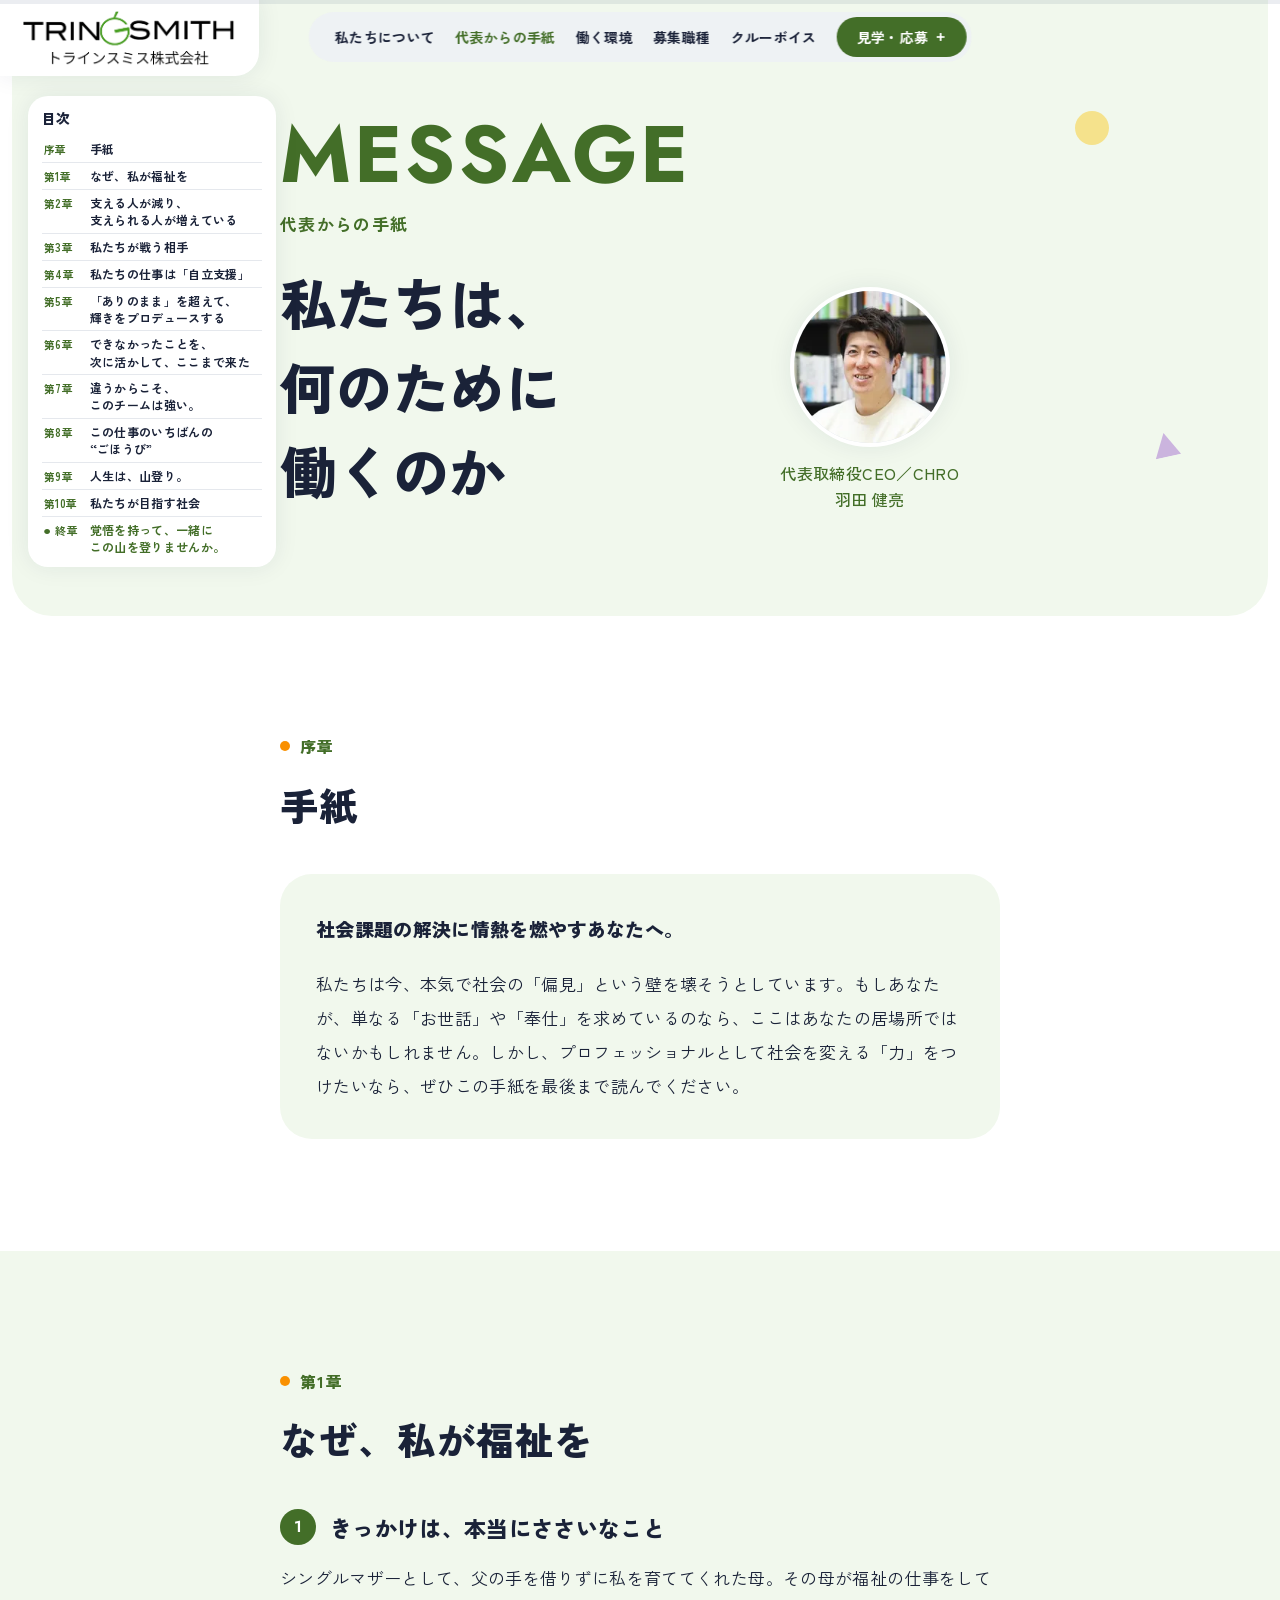
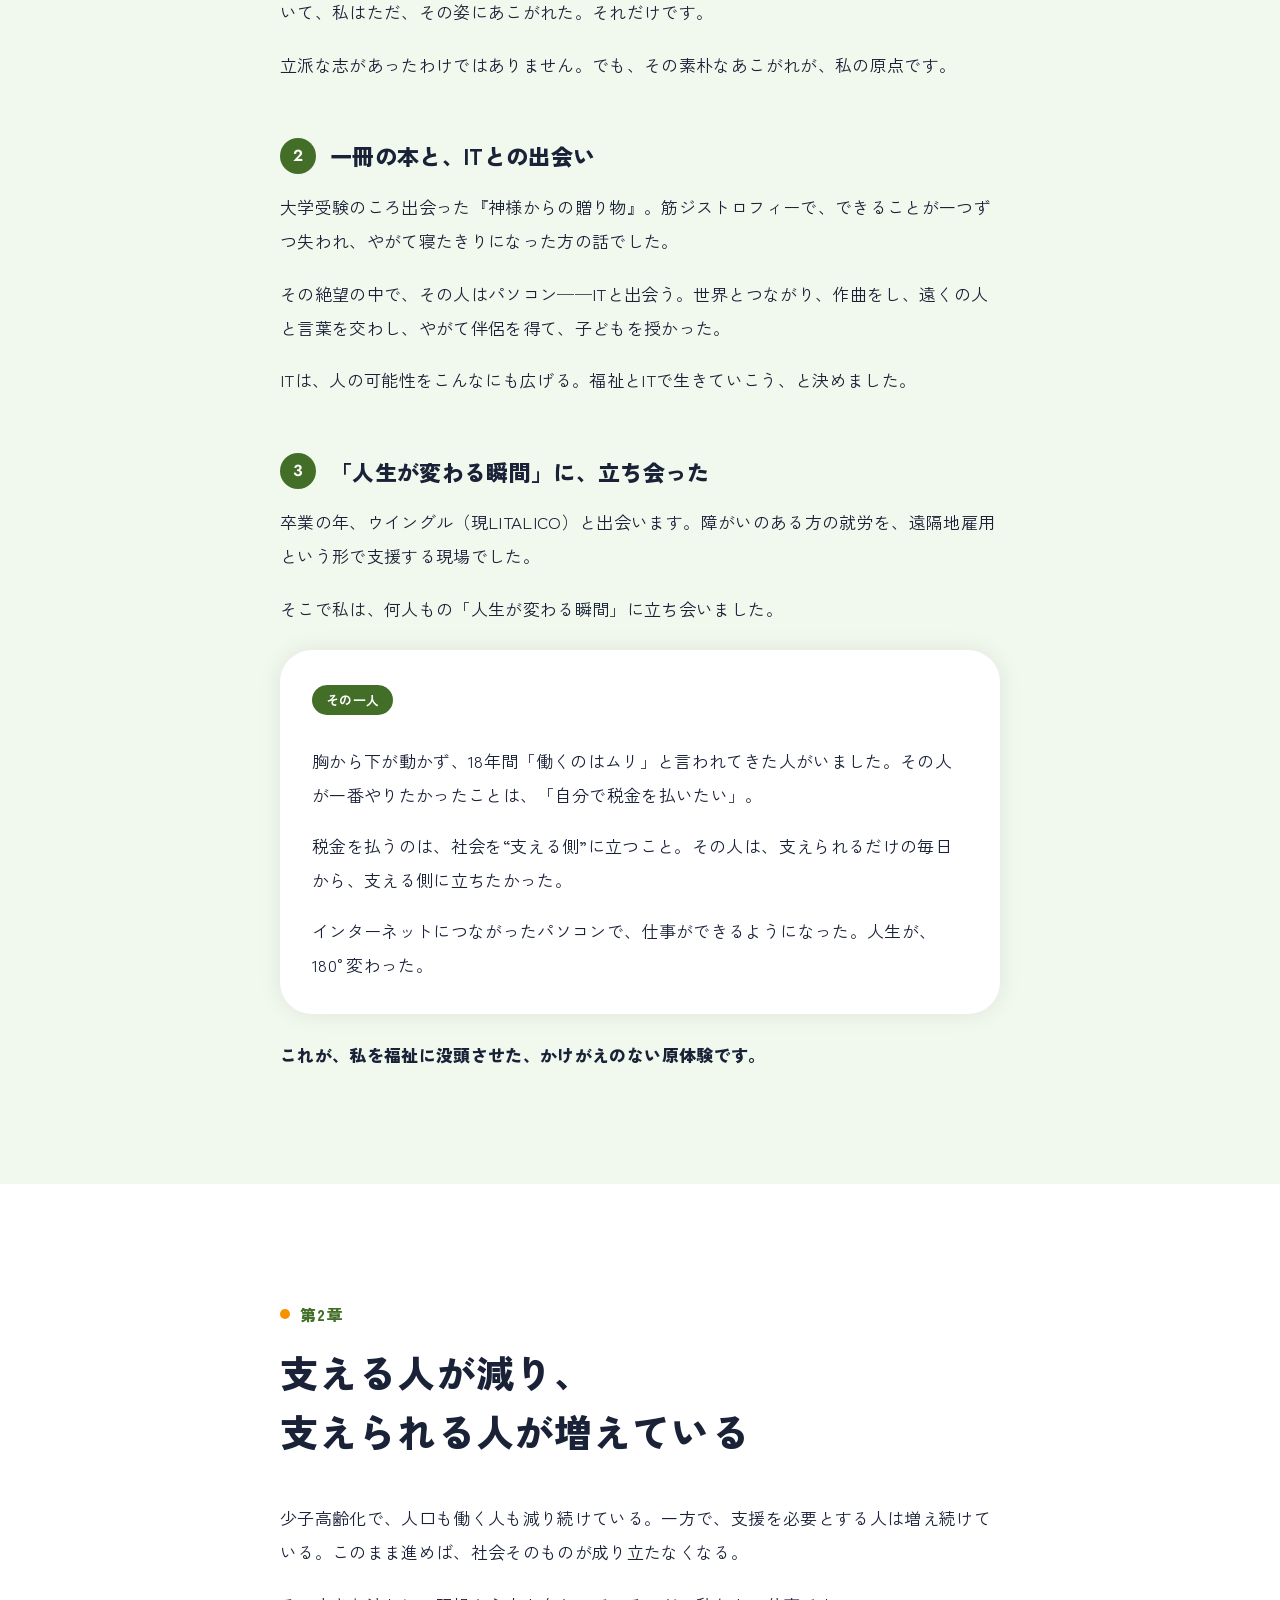
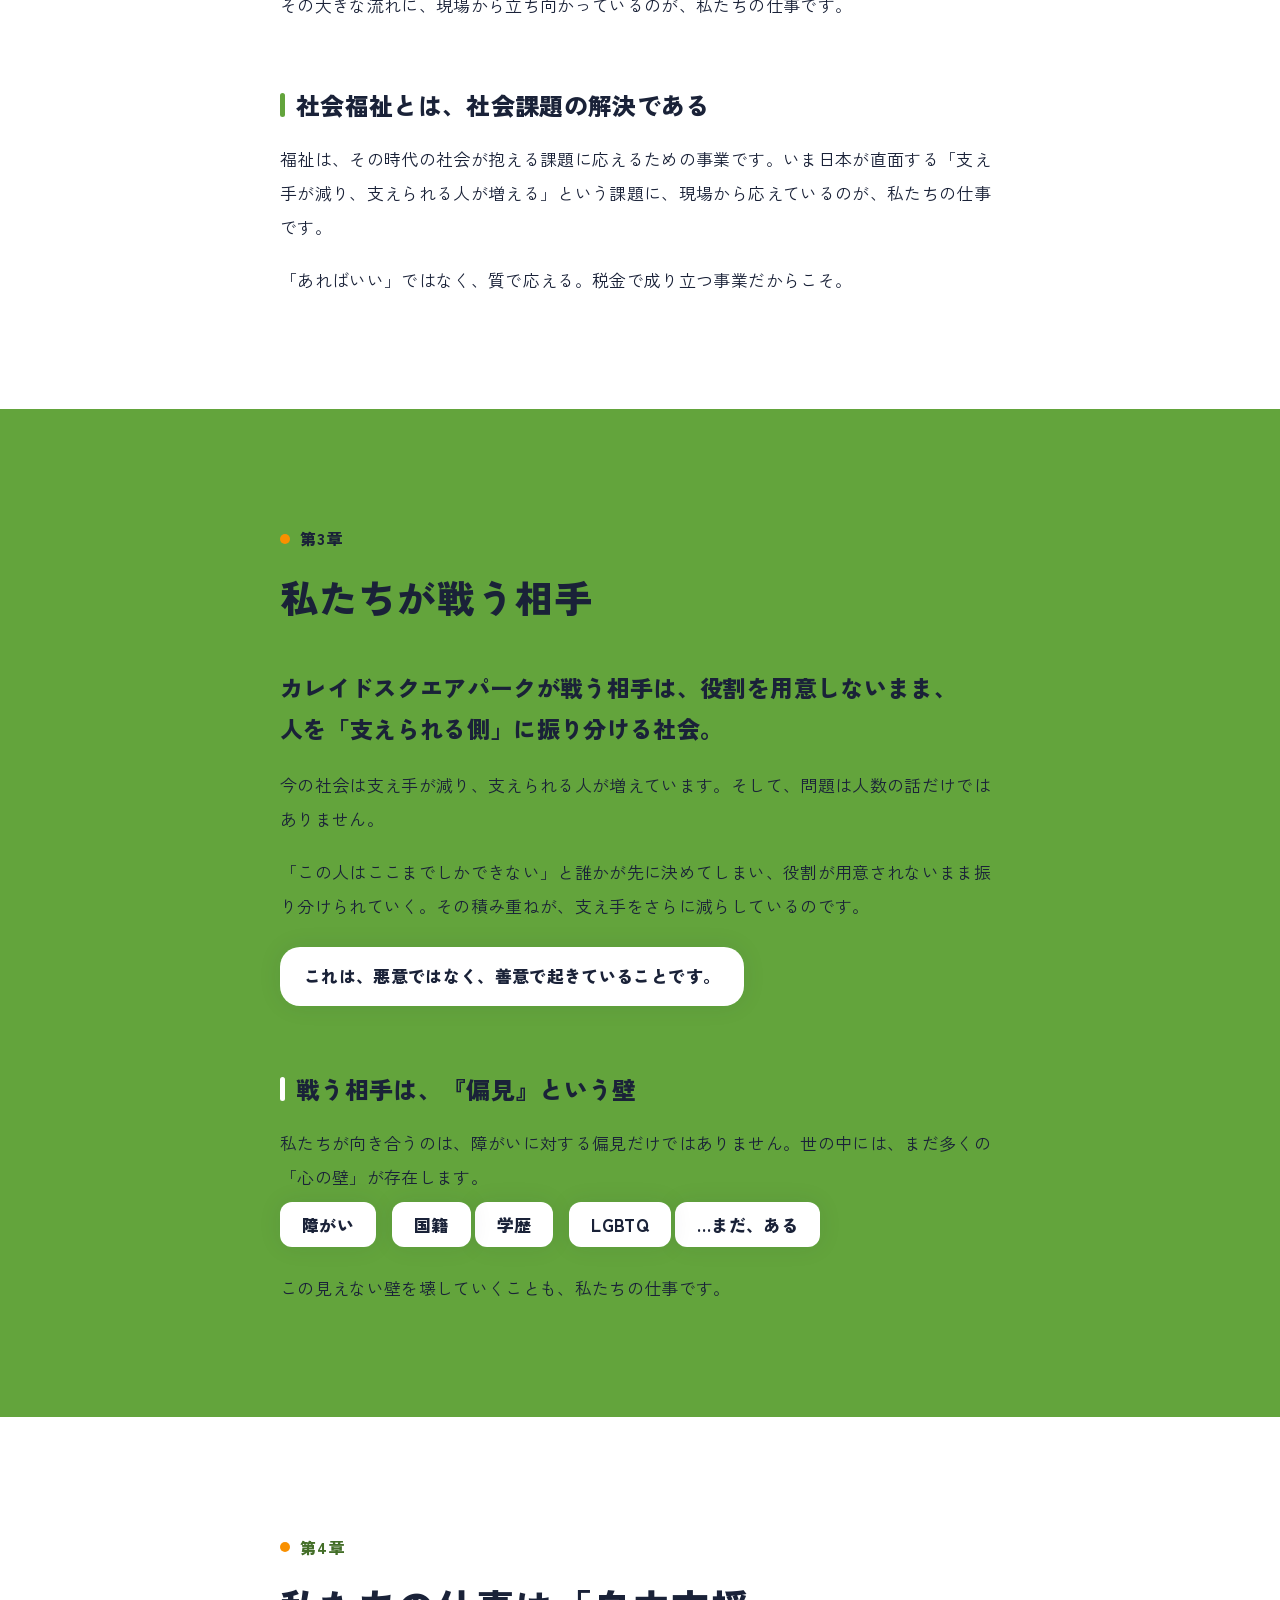
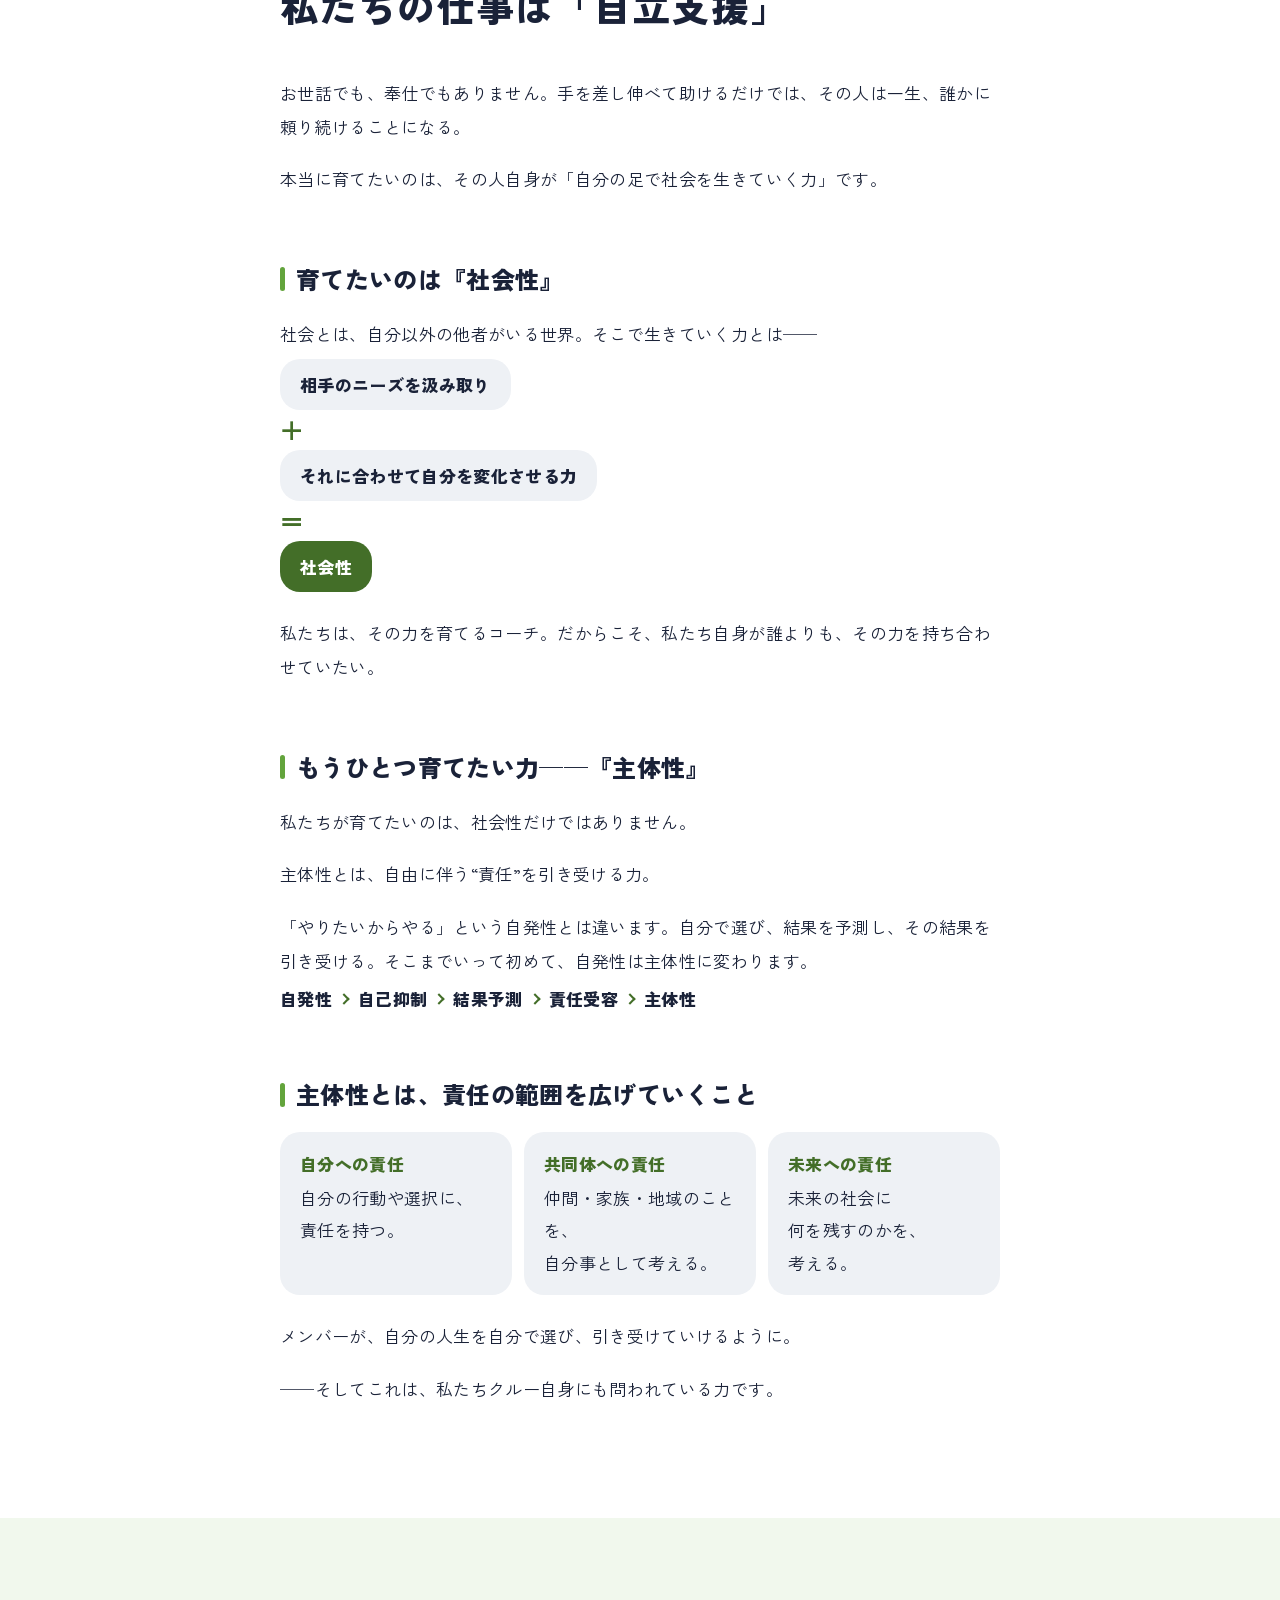
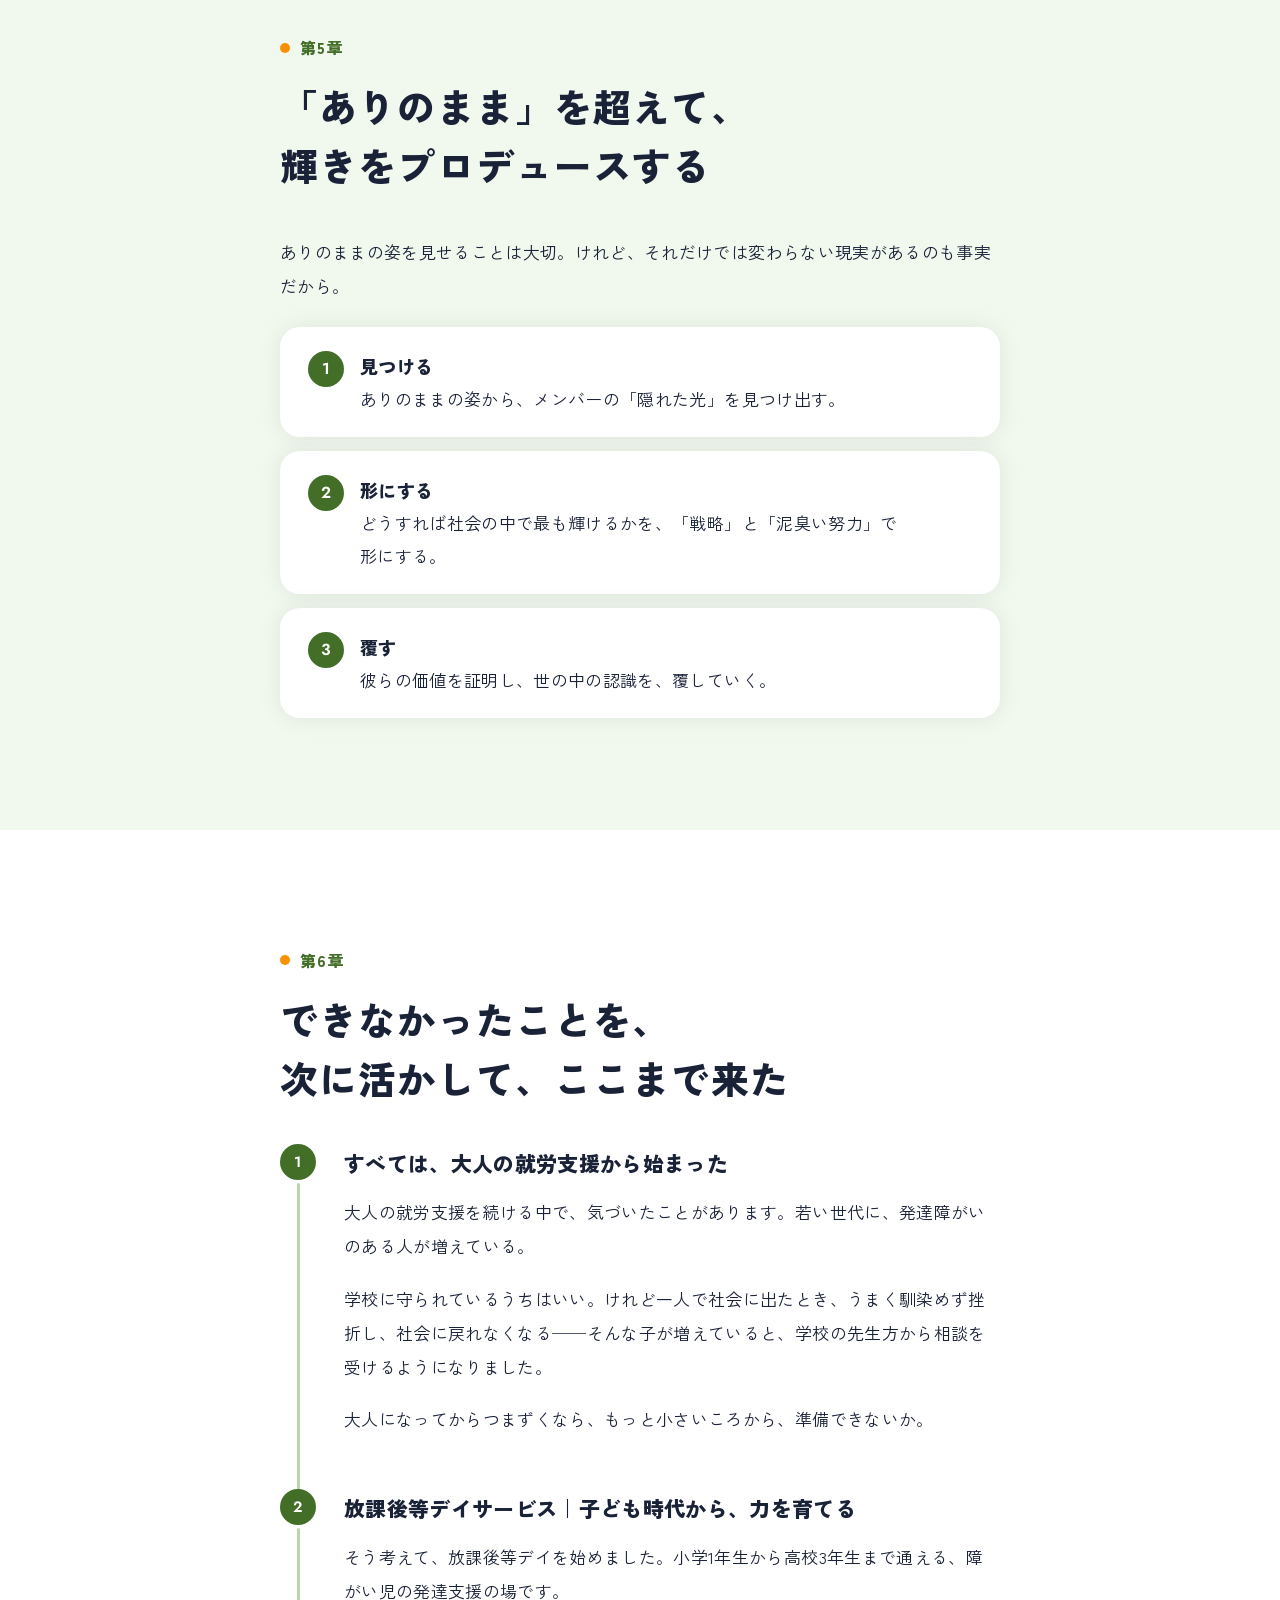
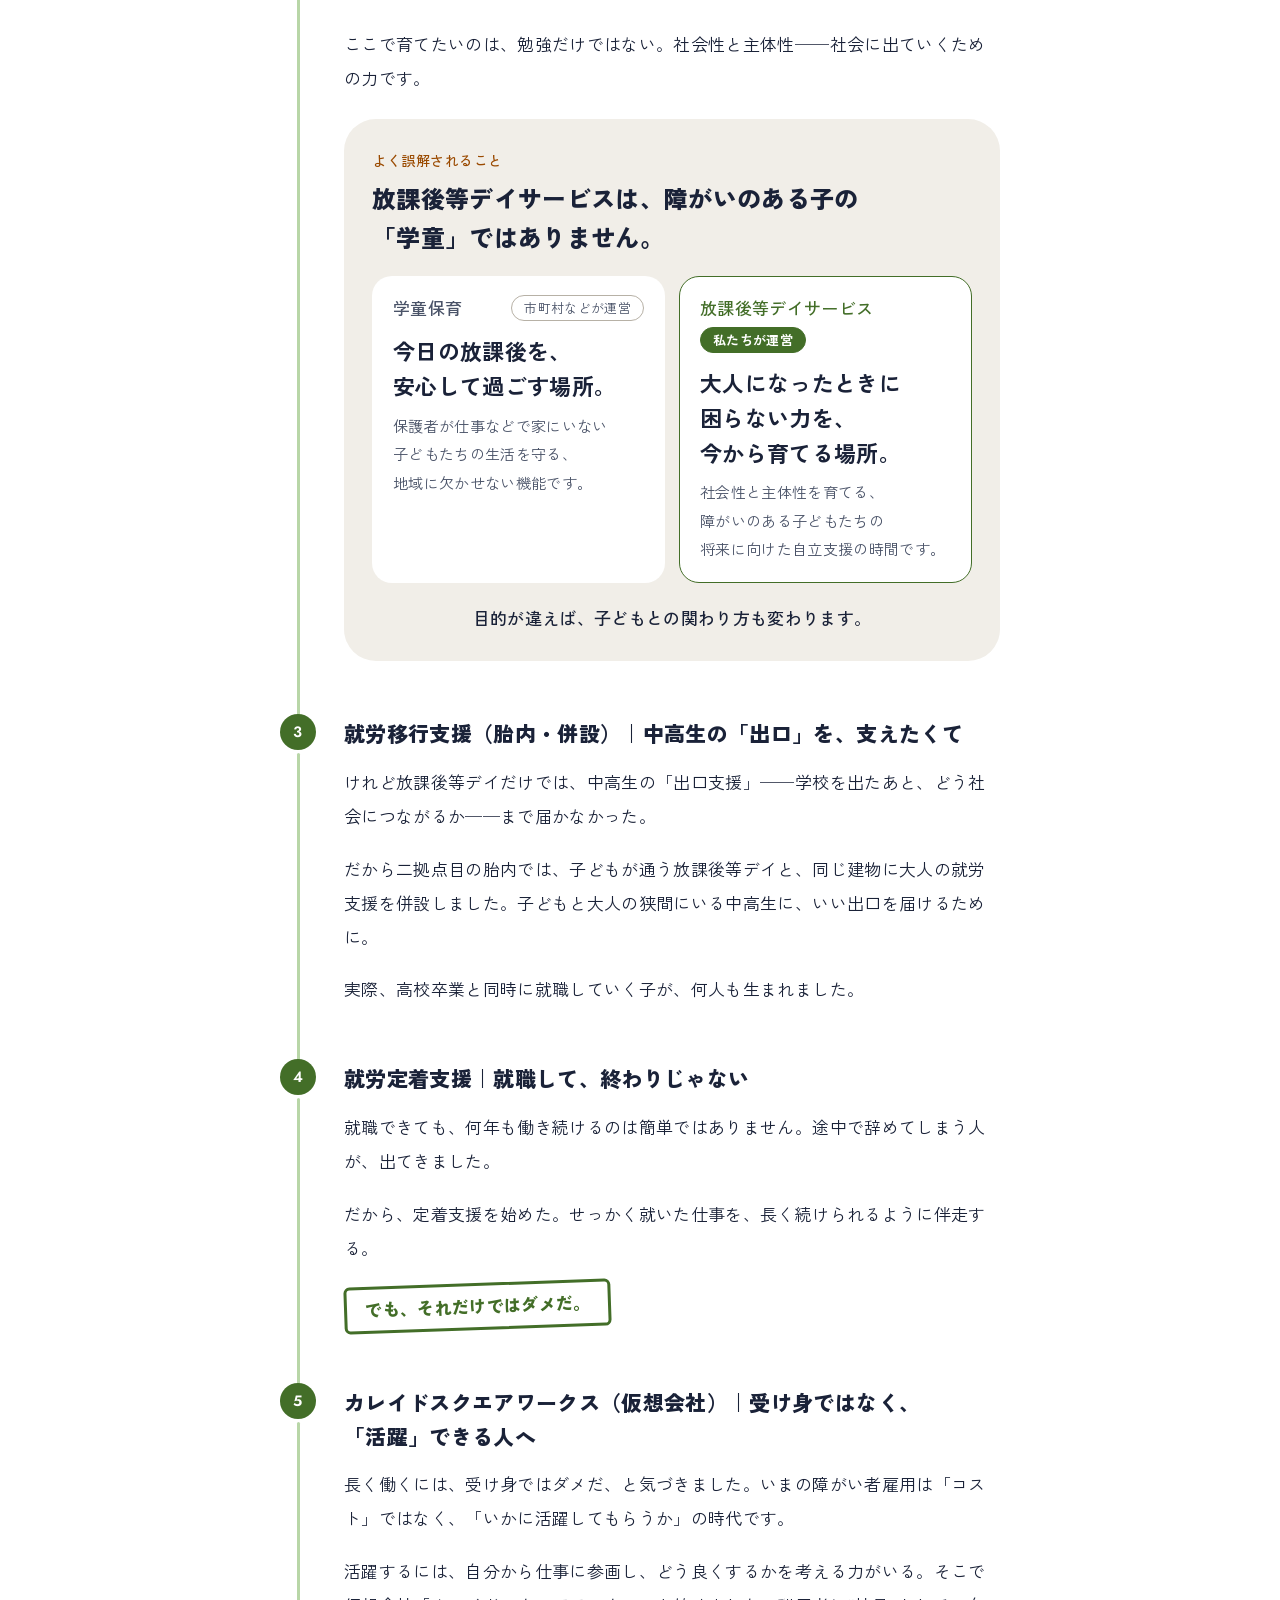
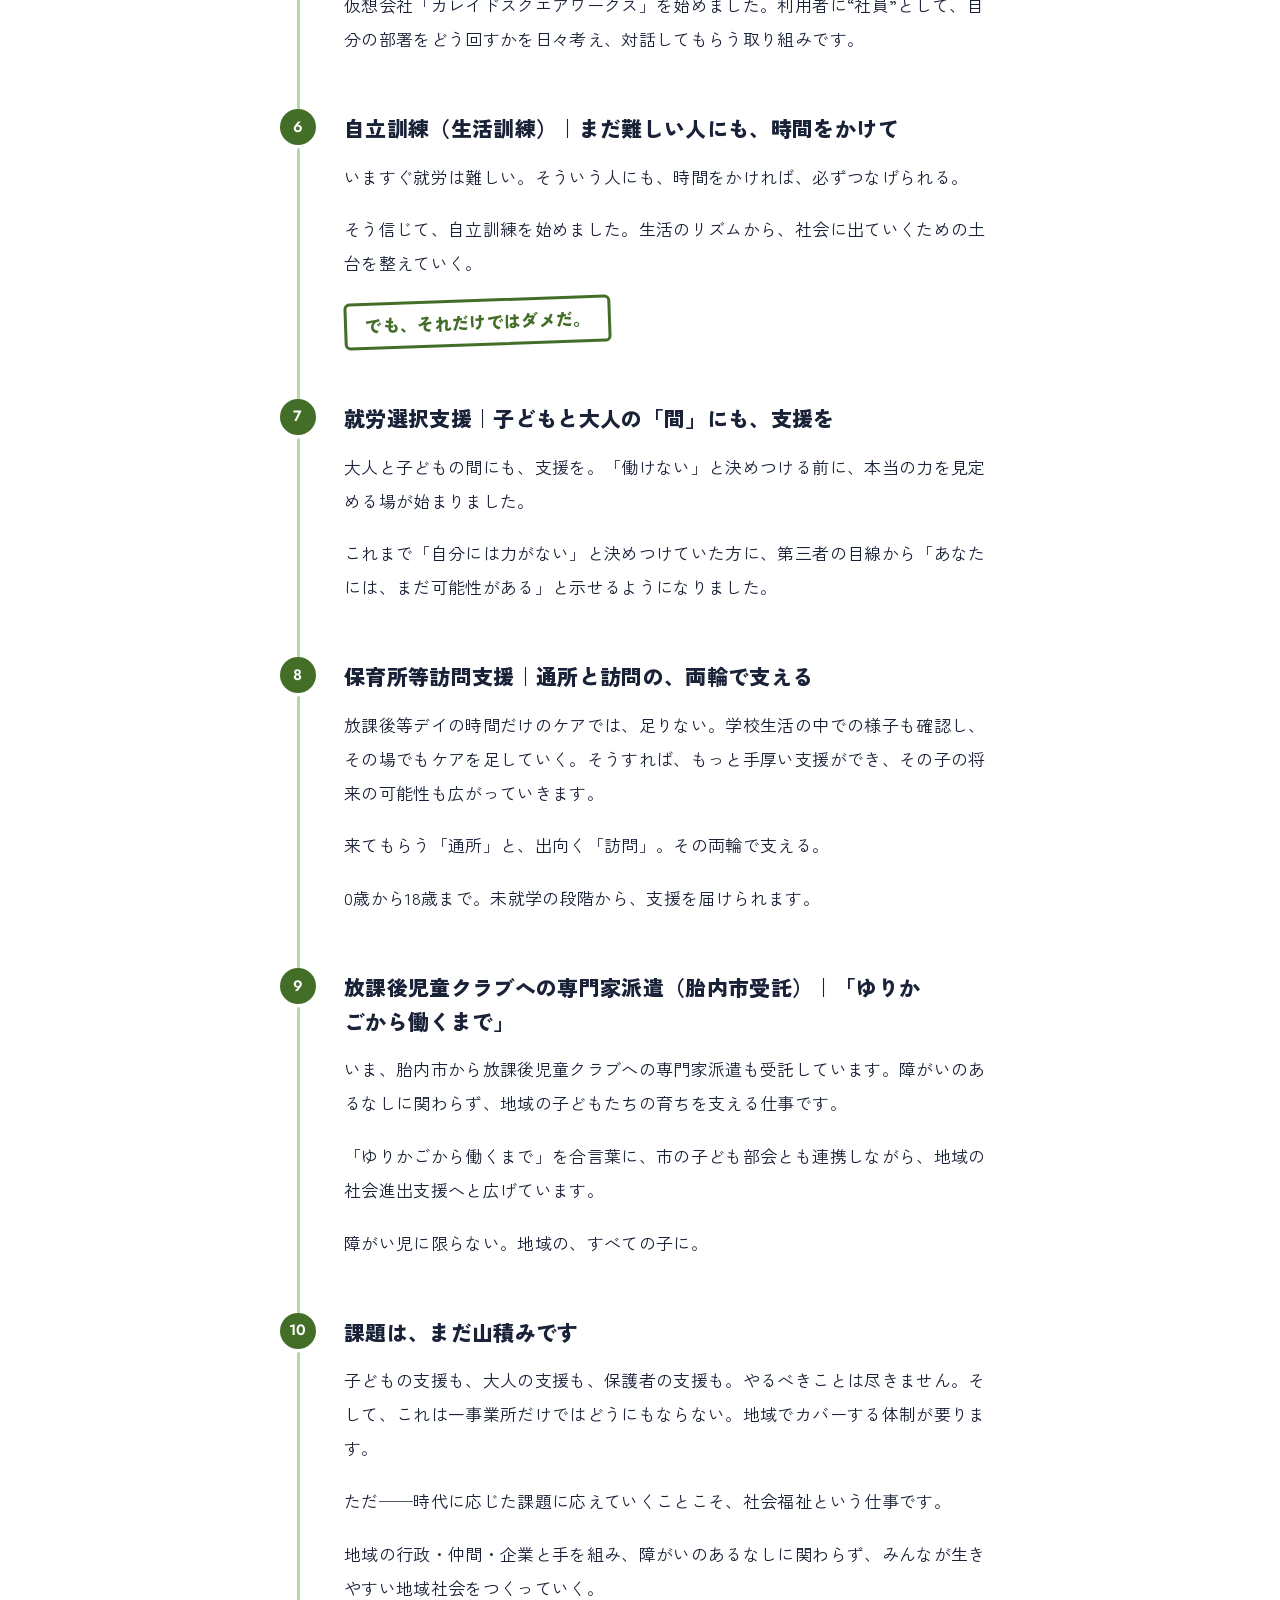
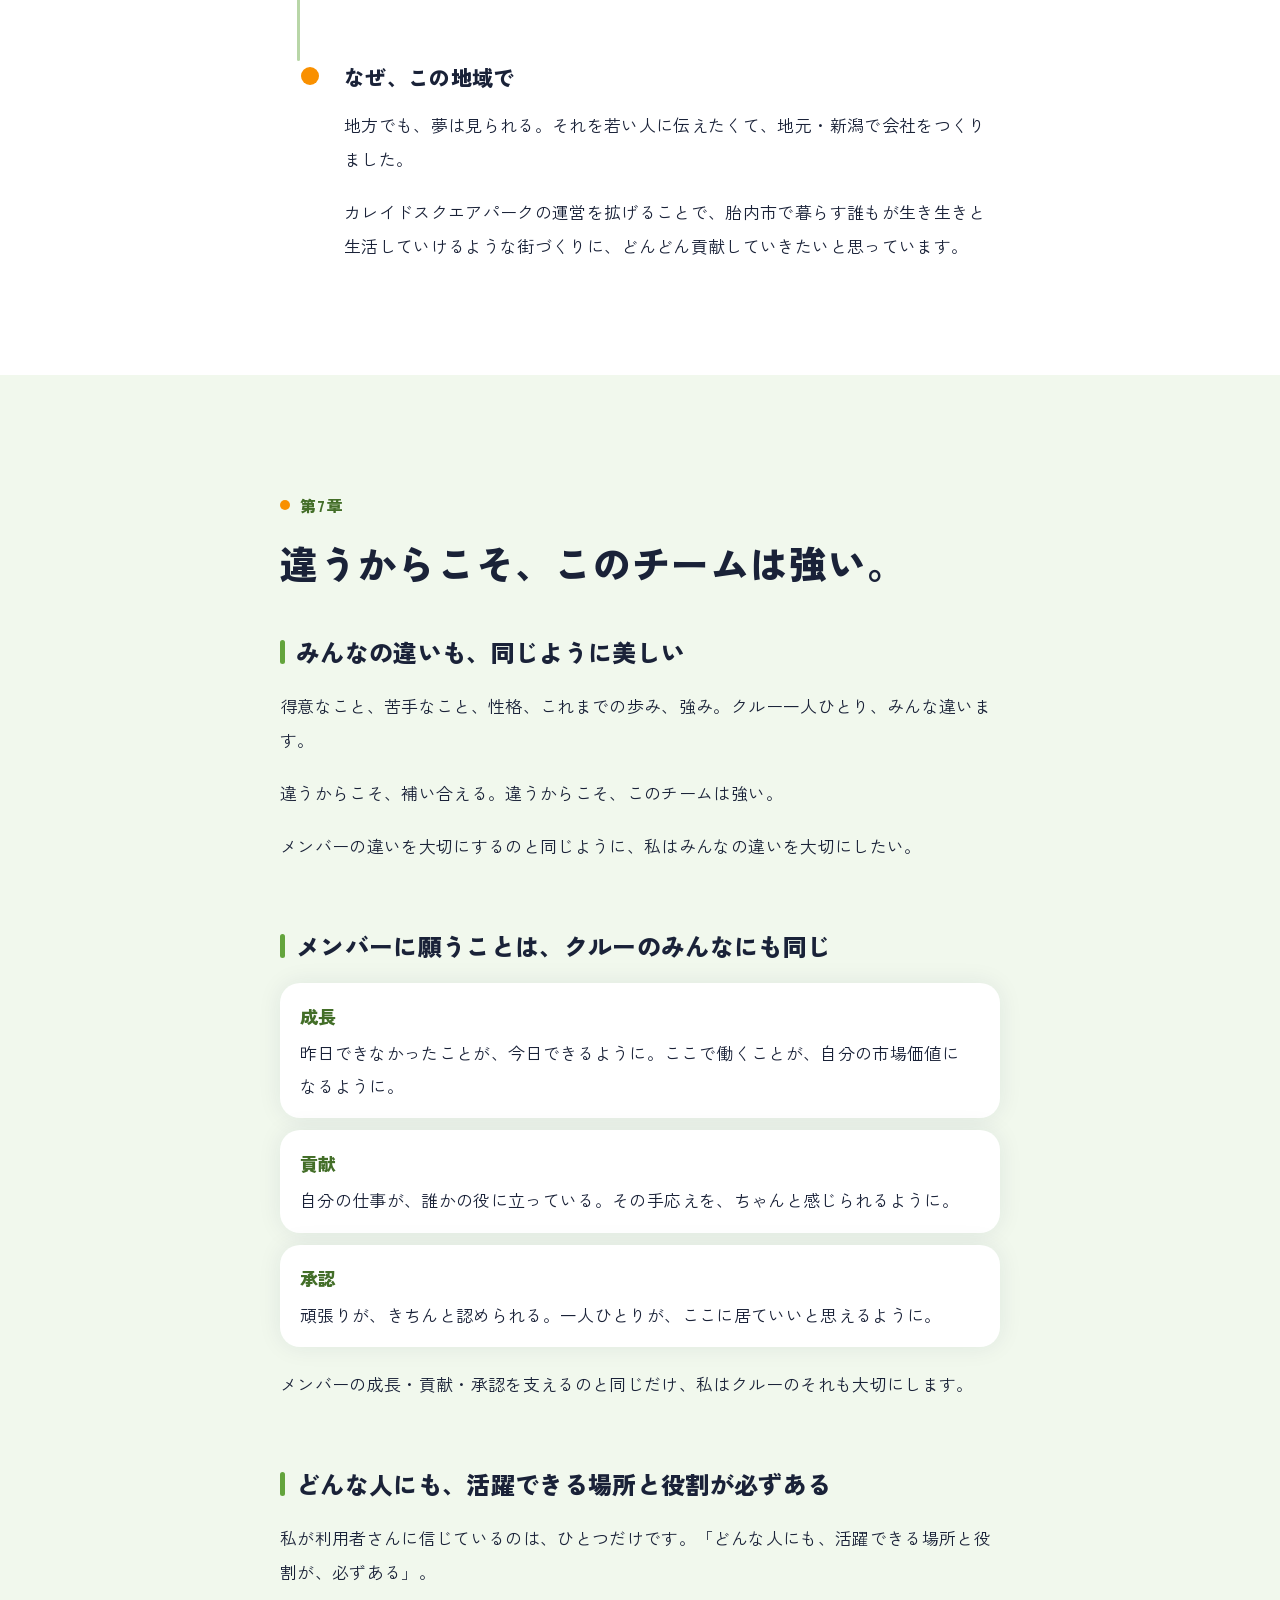
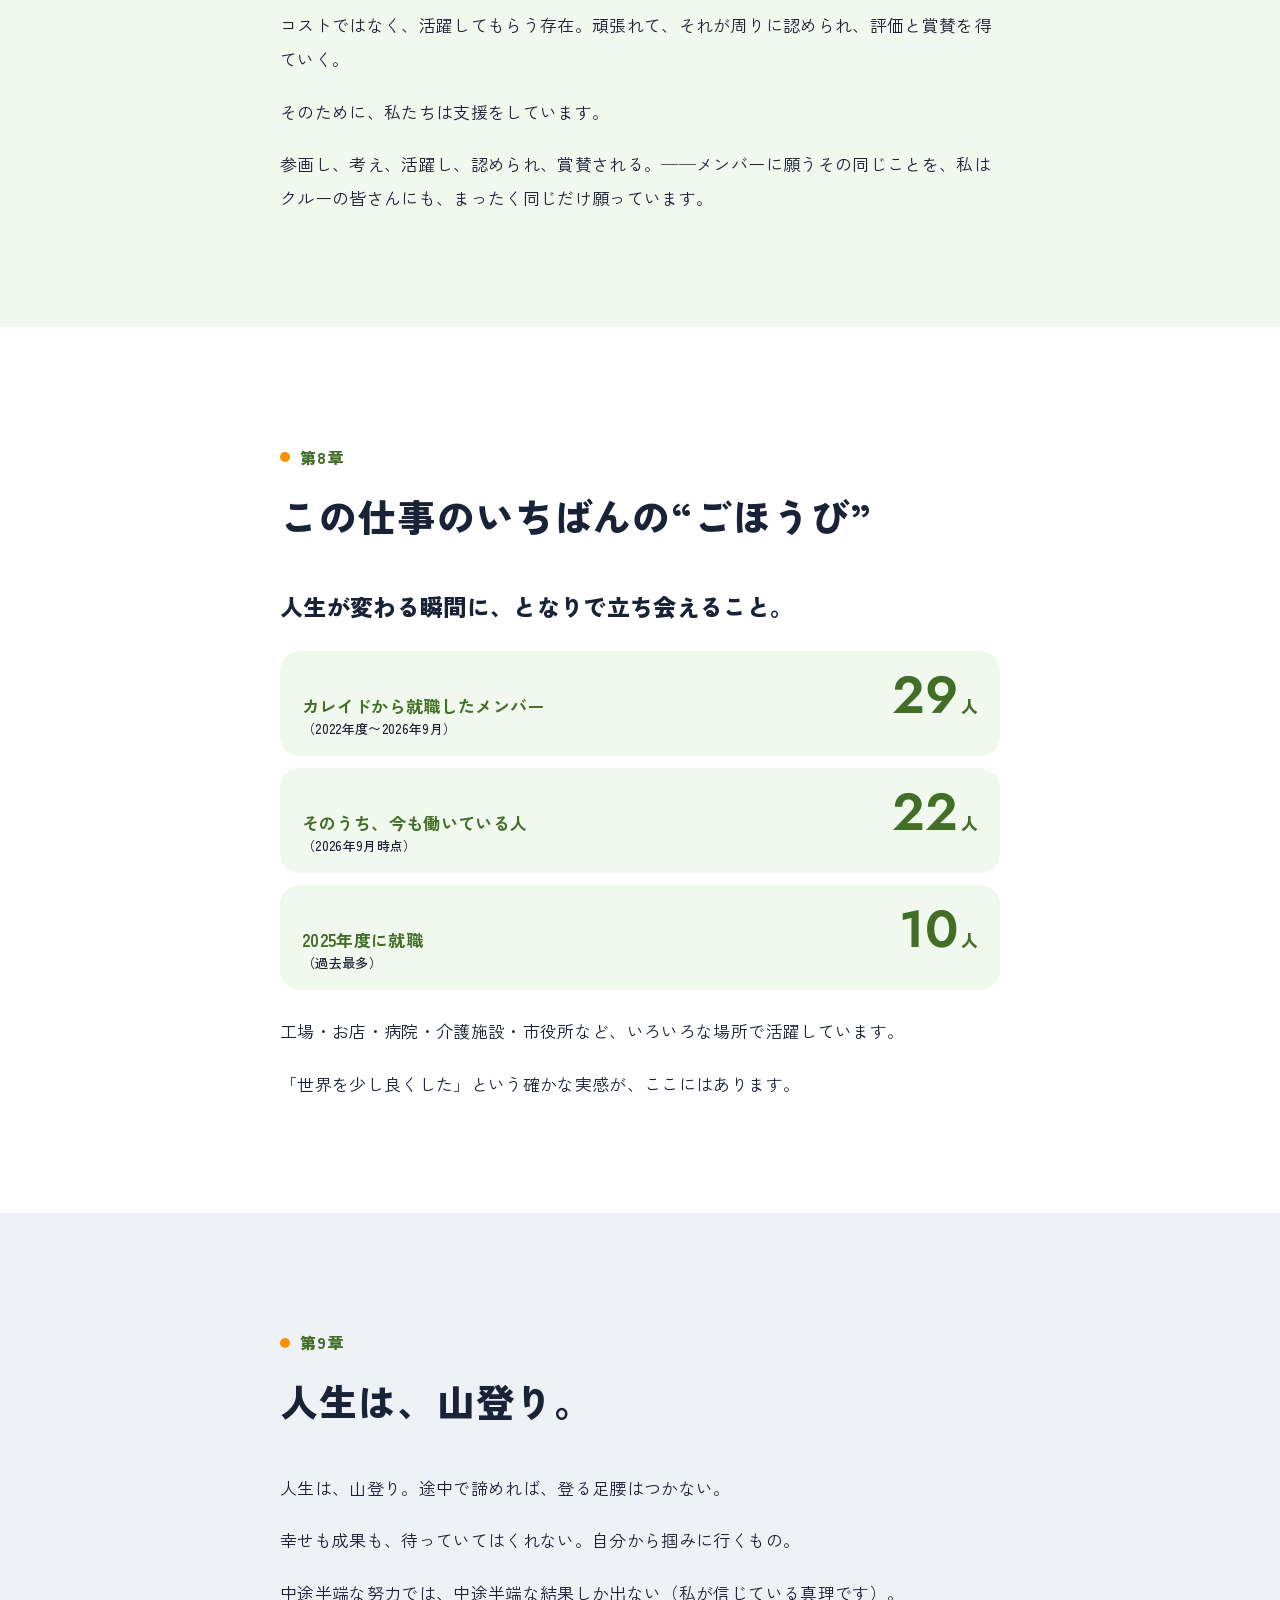
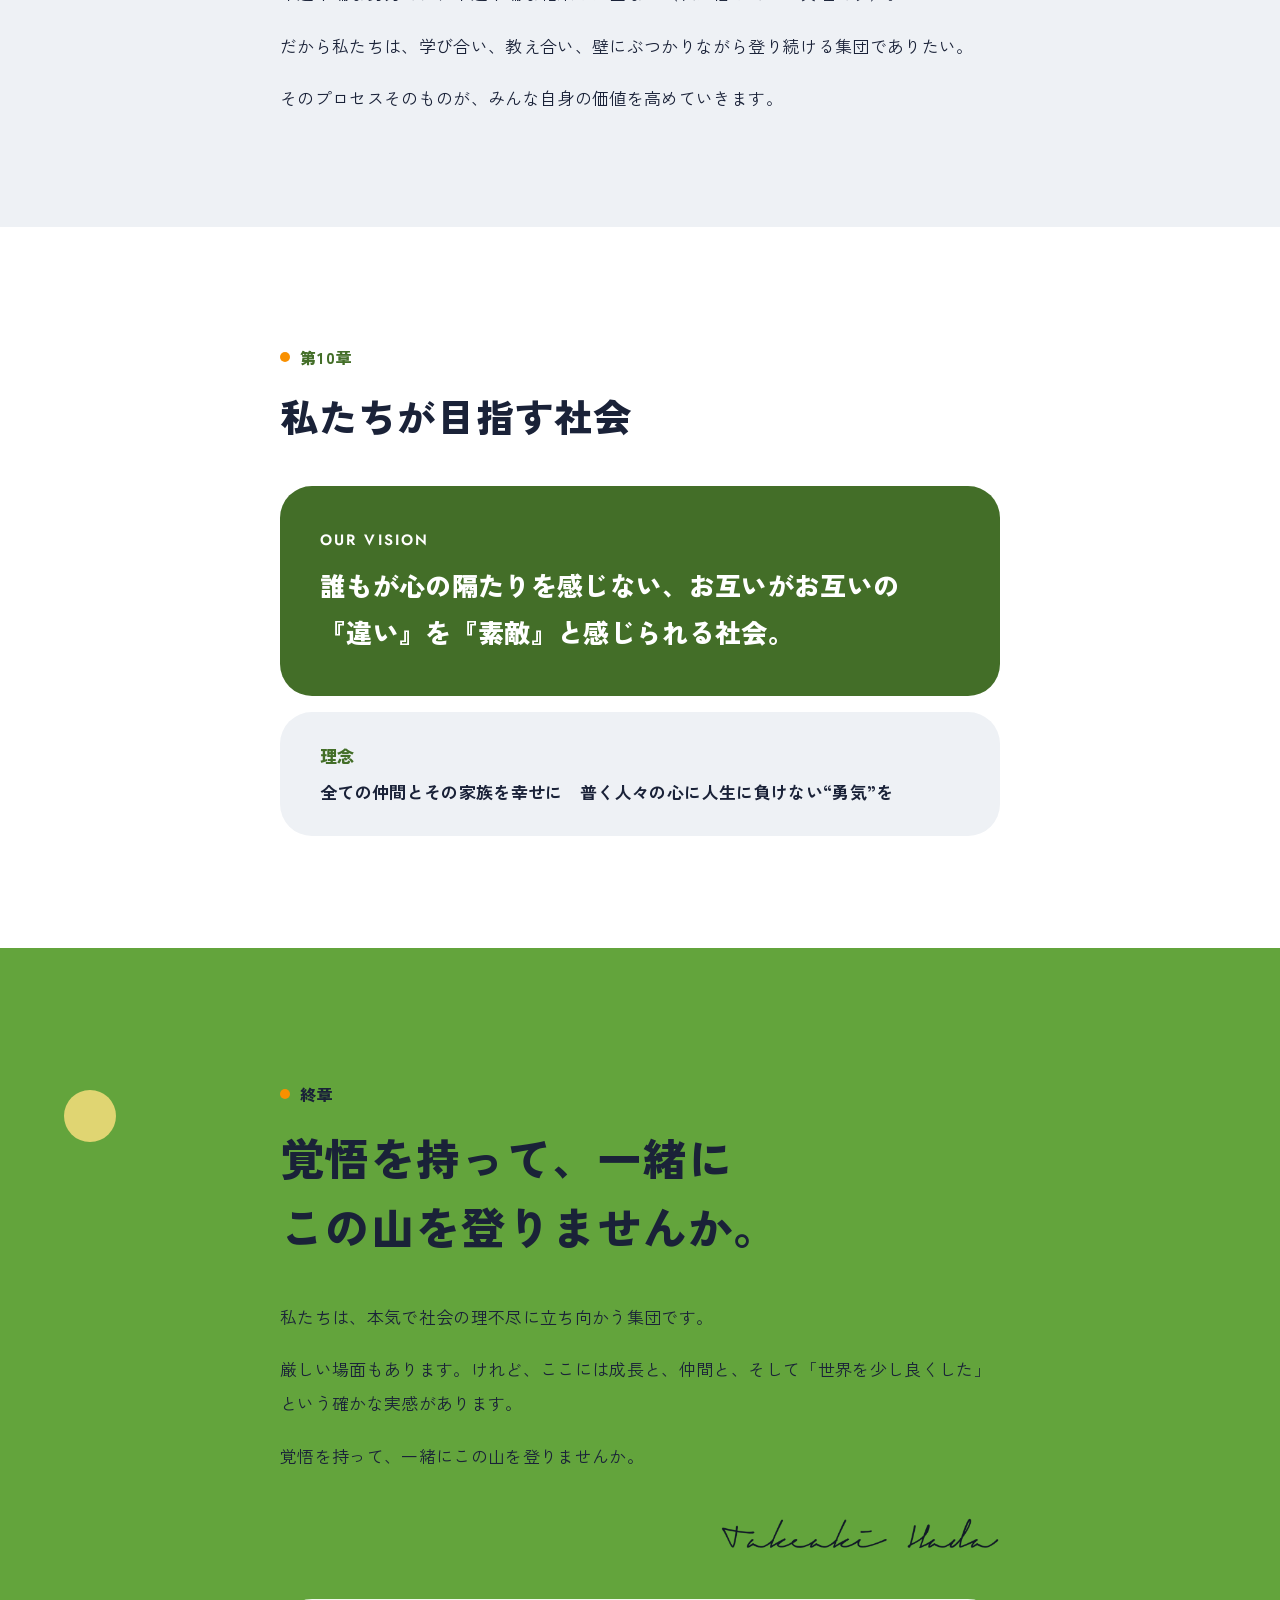
<file: message.html>
<!DOCTYPE html>
<html lang="ja">
<head>
<meta charset="UTF-8">
<meta name="viewport" content="width=device-width, initial-scale=1">
<title>私たちは、何のために働くのか｜想い｜トラインスミス株式会社 採用情報</title>
<meta name="description" content="トラインスミス株式会社 代表からの手紙。なぜ福祉の道に進んだのか、私たちが戦う相手、これまでの歩み、目指す社会を、章立てでお伝えします。">
<link rel="canonical" href="https://recruit.tringsmith.co.jp/message.html">
<meta name="theme-color" content="#436E28">
<meta property="og:type" content="article">
<meta property="og:site_name" content="トラインスミス株式会社 採用情報">
<meta property="og:title" content="私たちは、何のために働くのか｜トラインスミス株式会社 採用情報">
<meta property="og:description" content="トラインスミス株式会社 代表からの手紙。なぜ福祉の道に進んだのか、私たちが戦う相手、これまでの歩み、目指す社会を、章立てでお伝えします。">
<meta property="og:url" content="https://recruit.tringsmith.co.jp/message.html">
<meta property="og:image" content="https://recruit.tringsmith.co.jp/assets/img/ogp.jpg">
<meta property="og:image:width" content="1200">
<meta property="og:image:height" content="630">
<meta property="og:image:alt" content="トラインスミス株式会社 採用サイト　地域や社会に新しい可能性を生み出すソーシャルベンチャー">
<meta property="og:locale" content="ja_JP">
<meta name="twitter:card" content="summary_large_image">
<meta name="twitter:image" content="https://recruit.tringsmith.co.jp/assets/img/ogp.jpg">
<link rel="icon" href="favicon.ico" sizes="any">
<link rel="icon" href="assets/img/favicon-32.png" type="image/png" sizes="32x32">
<link rel="apple-touch-icon" href="assets/img/favicon-180.png">
<link rel="stylesheet" href="assets/css/style.css">
<link rel="stylesheet" href="assets/css/theme.css">
<link rel="stylesheet" href="assets/css/message.css">
<script>document.documentElement.classList.add('js');</script>
<script src="assets/js/main.js" defer></script>
<script src="assets/js/message.js" defer></script>
<script src="assets/js/ga.js" defer></script>
</head>
<body class="page-message theme-green">

<a class="skip-link" href="#main">本文へスキップ</a>

<!-- 読み進み具合（画面上部の細いバー。JSが動くときだけ伸びる） -->
<div class="progress" aria-hidden="true"><i class="progress__bar"></i></div>

<!-- ===== ヘッダー（TOPと同じ） ===== -->
<header class="site-header">
  <div class="site-header__inner">
    <a class="site-logo" href="index.html">
      <picture>
        <source media="(min-width: 900px)" srcset="assets/img/logo/tringsmith-logo.png" width="903" height="237">
        <img src="assets/img/logo/tringsmith-logo-en.png" width="903" height="154" alt="トラインスミス株式会社">
      </picture>
    </a>
    <button class="nav-toggle" type="button" aria-expanded="false" aria-controls="site-nav">
      <span class="nav-toggle__bar" aria-hidden="true"></span>
      <span class="nav-toggle__label">メニュー</span>
    </button>
    <nav class="site-nav" id="site-nav" aria-label="サイト内">
      <div class="site-nav__panel">
        <ul class="site-nav__list">
          <li><a href="index.html#wall">私たちについて</a></li>
          <li><a href="message.html" aria-current="page">代表からの手紙</a></li>
          <li><a href="index.html#environment">働く環境</a></li>
          <li><a href="index.html#jobs">募集職種</a></li>
          <li><a href="voice/yasuda.html">クルーボイス</a></li>
          <li><a class="site-nav__cta" href="index.html#entry">見学・応募</a></li>
        </ul>
        <ul class="site-nav__sub">
          <li><a href="./">TOPへ戻る</a></li>
          <li><a href="https://ksp.work/" target="_blank" rel="noopener">カレイドスクエアパーク<svg class="ico-ext" viewBox="0 0 12 12" aria-hidden="true" focusable="false"><path d="M7 1h4v4M11 1 5.5 6.5M9 7.5V11H1V3h3.5" fill="none" stroke="currentColor" stroke-width="1.4"/></svg></a></li>
          <li><a href="https://www.tringsmith.co.jp/j/privacy" target="_blank" rel="noopener">プライバシーポリシー<svg class="ico-ext" viewBox="0 0 12 12" aria-hidden="true" focusable="false"><path d="M7 1h4v4M11 1 5.5 6.5M9 7.5V11H1V3h3.5" fill="none" stroke="currentColor" stroke-width="1.4"/></svg></a></li>
        </ul>
      </div>
    </nav>
  </div>
</header>

<main id="main">

<!-- ===== ページの頭 ===== -->
<section class="msg-hero" id="top" aria-labelledby="msg-title">
  <div class="msg-hero__panel" aria-hidden="true"></div>
  <div class="floaties" aria-hidden="true">
    <span class="fl fl--half c-yellow" style="--x:84%;--y:18%;--size:34px"><i></i></span>
    <span class="fl fl--circle c-green" style="--x:6%;--y:72%;--size:44px"><i></i></span>
    <span class="fl fl--tri c-purple" style="--x:90%;--y:70%;--size:28px"><i></i></span>
  </div>
  <div class="msg-wrap msg-hero__inner">
    <p class="eyebrow" lang="en" aria-hidden="true">MESSAGE</p>
    <p class="msg-hero__by">代表からの手紙</p>
    <h1 class="msg-hero__title" id="msg-title"><span class="nb">私たちは、</span><span class="nb">何のために</span><span class="nb">働くのか</span></h1>
    <div class="msg-hero__who">
      <p class="msg-hero__name"><span class="nb">代表取締役CEO／CHRO　</span><span class="nb">羽田 健亮</span></p>
      <div class="msg-hero__photo"><img src="assets/img/photos/ceo-400.webp" srcset="assets/img/photos/ceo-200.webp 200w, assets/img/photos/ceo-400.webp 400w" sizes="(min-width: 900px) 160px, 104px" width="400" height="400" alt="羽田 健亮の写真"></div>
    </div>
  </div>
</section>

<!-- ===== 目次（スマホは本文の前に開閉つき／PCは左に固定） ===== -->
<nav class="toc" id="toc" aria-label="章の目次">
  <details class="toc__box" open>
    <summary class="toc__summary">目次</summary>
    <ol class="toc__list">
      <li><a href="#prologue"><span class="toc__no">序章</span><span>手紙</span></a></li>
      <li><a href="#ch1"><span class="toc__no">第1章</span><span><span class="nb">なぜ、</span><span class="nb">私が福祉を</span></span></a></li>
      <li><a href="#ch2"><span class="toc__no">第2章</span><span><span class="nb">支える人が減り、</span><span class="nb">支えられる人が</span><span class="nb">増えている</span></span></a></li>
      <li><a href="#ch3"><span class="toc__no">第3章</span><span>私たちが戦う相手</span></a></li>
      <li><a href="#ch4"><span class="toc__no">第4章</span><span><span class="nb">私たちの仕事は</span><span class="nb">「自立支援」</span></span></a></li>
      <li><a href="#ch5"><span class="toc__no">第5章</span><span><span class="nb">「ありのまま」を</span><span class="nb">超えて、</span><span class="nb">輝きを</span><span class="nb">プロデュースする</span></span></a></li>
      <li><a href="#ch6"><span class="toc__no">第6章</span><span><span class="nb">できなかったことを、</span><span class="nb">次に活かして、</span><span class="nb">ここまで来た</span></span></a></li>
      <li><a href="#ch7"><span class="toc__no">第7章</span><span><span class="nb">違うからこそ、</span><span class="nb">このチームは強い。</span></span></a></li>
      <li><a href="#ch8"><span class="toc__no">第8章</span><span><span class="nb">この仕事の</span><span class="nb">いちばんの</span><span class="nb">“ごほうび”</span></span></a></li>
      <li><a href="#ch9"><span class="toc__no">第9章</span><span>人生は、山登り。</span></a></li>
      <li><a href="#ch10"><span class="toc__no">第10章</span><span>私たちが目指す社会</span></a></li>
      <li><a href="#epilogue"><span class="toc__no">終章</span><span><span class="nb">覚悟を持って、</span><span class="nb">一緒に</span><span class="nb">この山を</span><span class="nb">登りませんか。</span></span></a></li>
    </ol>
  </details>
  <script>// スマホは目次を閉じて始める（最初の描画の前に閉じる。開いたまま描いてから閉じると、下の文章がずれる）
  if (!window.matchMedia('(min-width: 1280px)').matches) document.querySelector('.toc__box').open = false;</script>
</nav>

<!-- ===== 序章　手紙 ===== -->
<section class="chap chap--white" id="prologue" aria-labelledby="prologue-title">
  <div class="msg-wrap">
    <p class="chap__no">序章</p>
    <h2 class="chap__title" id="prologue-title">手紙</h2>
    <div class="prose letter">
      <p class="letter__to"><span class="nb">社会課題の解決に</span><span class="nb">情熱を燃やす</span><span class="nb">あなたへ。</span></p>
      <p>私たちは今、本気で社会の「偏見」という壁を壊そうとしています。もしあなたが、単なる「お世話」や「奉仕」を求めているのなら、ここはあなたの居場所ではないかもしれません。しかし、プロフェッショナルとして社会を変える「力」をつけたいなら、ぜひこの手紙を最後まで読んでください。</p>
    </div>
  </div>
</section>

<!-- ===== 第1章　なぜ、私が福祉を ===== -->
<section class="chap chap--pale" id="ch1" aria-labelledby="ch1-title">
  <div class="msg-wrap">
    <p class="chap__no">第1章</p>
    <h2 class="chap__title" id="ch1-title"><span class="nb">なぜ、</span><span class="nb">私が福祉を</span></h2>

    <div class="step">
      <h3 class="step__title"><span class="step__no" aria-hidden="true">1</span><span><span class="nb">きっかけは、</span><span class="nb">本当にささいなこと</span></span></h3>
      <div class="prose">
        <p>シングルマザーとして、父の手を借りずに私を育ててくれた母。その母が福祉の仕事をしていて、私はただ、その姿にあこがれた。それだけです。</p>
        <p>立派な志があったわけではありません。でも、その素朴なあこがれが、私の原点です。</p>
      </div>
    </div>

    <div class="step">
      <h3 class="step__title"><span class="step__no" aria-hidden="true">2</span><span><span class="nb">一冊の本と、</span><span class="nb">ITとの出会い</span></span></h3>
      <div class="prose">
        <p>大学受験のころ出会った『神様からの贈り物』。筋ジストロフィーで、できることが一つずつ失われ、やがて寝たきりになった方の話でした。</p>
        <p>その絶望の中で、その人はパソコン──ITと出会う。世界とつながり、作曲をし、遠くの人と言葉を交わし、やがて伴侶を得て、子どもを授かった。</p>
        <p>ITは、人の可能性をこんなにも広げる。福祉とITで生きていこう、と決めました。</p>
      </div>
    </div>

    <div class="step">
      <h3 class="step__title"><span class="step__no" aria-hidden="true">3</span><span><span class="nb">「人生が変わる瞬間」に、</span><span class="nb">立ち会った</span></span></h3>
      <div class="prose">
        <p>卒業の年、ウイングル（現LITALICO）と出会います。障がいのある方の就労を、遠隔地雇用という形で支援する現場でした。</p>
        <p>そこで私は、何人もの「人生が変わる瞬間」に立ち会いました。</p>
      </div>
      <blockquote class="quote">
        <p class="quote__tag">その一人</p>
        <p>胸から下が動かず、18年間「働くのはムリ」と言われてきた人がいました。その人が一番やりたかったことは、「自分で税金を払いたい」。</p>
        <p>税金を払うのは、社会を“支える側”に立つこと。その人は、支えられるだけの毎日から、支える側に立ちたかった。</p>
        <p>インターネットにつながったパソコンで、仕事ができるようになった。人生が、180°変わった。</p>
      </blockquote>
      <div class="prose">
        <p class="closing"><span class="nb">これが、</span><span class="nb">私を福祉に没頭させた、</span><span class="nb">かけがえのない</span><span class="nb">原体験です。</span></p>
      </div>
    </div>
  </div>
</section>

<!-- ===== 第2章　支える人が減り、支えられる人が増えている ===== -->
<section class="chap chap--white" id="ch2" aria-labelledby="ch2-title">
  <div class="msg-wrap">
    <p class="chap__no">第2章</p>
    <h2 class="chap__title" id="ch2-title"><span class="nb">支える人が減り、</span><span class="nb">支えられる人が</span><span class="nb">増えている</span></h2>
    <div class="prose">
      <p>少子高齢化で、人口も働く人も減り続けている。一方で、支援を必要とする人は増え続けている。このまま進めば、社会そのものが成り立たなくなる。</p>
      <p>その大きな流れに、現場から立ち向かっているのが、私たちの仕事です。</p>
    </div>

    <h3 class="sub-title"><span class="nb">社会福祉とは、</span><span class="nb">社会課題の解決である</span></h3>
    <div class="prose">
      <p>福祉は、その時代の社会が抱える課題に応えるための事業です。いま日本が直面する「支え手が減り、支えられる人が増える」という課題に、現場から応えているのが、私たちの仕事です。</p>
      <p>「あればいい」ではなく、質で応える。税金で成り立つ事業だからこそ。</p>
    </div>
  </div>
</section>

<!-- ===== 第3章　私たちが戦う相手 ===== -->
<section class="chap chap--green" id="ch3" aria-labelledby="ch3-title">
  <div class="msg-wrap">
    <p class="chap__no">第3章</p>
    <h2 class="chap__title" id="ch3-title">私たちが戦う相手</h2>
    <div class="prose">
      <p class="lead-strong"><span class="nb">カレイドスクエアパークが</span><span class="nb">戦う相手は、</span><span class="nb">役割を用意しないまま、</span><span class="nb">人を「支えられる側」に</span><span class="nb">振り分ける社会。</span></p>
      <p>今の社会は支え手が減り、支えられる人が増えています。そして、問題は人数の話だけではありません。</p>
      <p>「この人はここまでしかできない」と誰かが先に決めてしまい、役割が用意されないまま振り分けられていく。その積み重ねが、支え手をさらに減らしているのです。</p>
    </div>
    <p class="aside-note"><span class="nb">これは、</span><span class="nb">悪意ではなく、</span><span class="nb">善意で起きていることです。</span></p>

    <h3 class="sub-title"><span class="nb">戦う相手は、</span><span class="nb">『偏見』という壁</span></h3>
    <div class="prose">
      <p>私たちが向き合うのは、障がいに対する偏見だけではありません。世の中には、まだ多くの「心の壁」が存在します。</p>
    </div>
    <ul class="bricks" aria-label="心の壁の例">
      <li>障がい</li>
      <li>国籍</li>
      <li>学歴</li>
      <li>LGBTQ</li>
      <li>…まだ、ある</li>
    </ul>
    <div class="prose">
      <p>この見えない壁を壊していくことも、私たちの仕事です。</p>
    </div>
  </div>
</section>

<!-- ===== 第4章　私たちの仕事は「自立支援」 ===== -->
<section class="chap chap--white" id="ch4" aria-labelledby="ch4-title">
  <div class="msg-wrap">
    <p class="chap__no">第4章</p>
    <h2 class="chap__title" id="ch4-title"><span class="nb">私たちの仕事は</span><span class="nb">「自立支援」</span></h2>
    <div class="prose">
      <p>お世話でも、奉仕でもありません。手を差し伸べて助けるだけでは、その人は一生、誰かに頼り続けることになる。</p>
      <p>本当に育てたいのは、その人自身が「自分の足で社会を生きていく力」です。</p>
    </div>

    <h3 class="sub-title"><span class="nb">育てたいのは</span><span class="nb">『社会性』</span></h3>
    <div class="prose">
      <p>社会とは、自分以外の他者がいる世界。そこで生きていく力とは──</p>
    </div>
    <p class="equation">
      <span class="equation__box"><span class="nb">相手のニーズを</span><span class="nb">汲み取り</span></span>
      <span class="equation__op">＋</span>
      <span class="equation__box"><span class="nb">それに合わせて</span><span class="nb">自分を変化させる力</span></span>
      <span class="equation__op">＝</span>
      <span class="equation__box equation__box--result">社会性</span>
    </p>
    <div class="prose">
      <p>私たちは、その力を育てるコーチ。だからこそ、私たち自身が誰よりも、その力を持ち合わせていたい。</p>
    </div>

    <h3 class="sub-title"><span class="nb">もうひとつ育てたい力──</span><span class="nb">『主体性』</span></h3>
    <div class="prose">
      <p>私たちが育てたいのは、社会性だけではありません。</p>
      <p>主体性とは、自由に伴う“責任”を引き受ける力。</p>
      <p>「やりたいからやる」という自発性とは違います。自分で選び、結果を予測し、その結果を引き受ける。そこまでいって初めて、自発性は主体性に変わります。</p>
    </div>
    <ol class="flow" aria-label="主体性が育つ順序">
      <li>自発性</li>
      <li>自己抑制</li>
      <li>結果予測</li>
      <li>責任受容</li>
      <li>主体性</li>
    </ol>

    <h3 class="sub-title"><span class="nb">主体性とは、</span><span class="nb">責任の範囲を</span><span class="nb">広げていくこと</span></h3>
    <dl class="rings">
      <div class="rings__item"><dt>自分への責任</dt><dd><span class="nb">自分の行動や選択に、</span><span class="nb">責任を持つ。</span></dd></div>
      <div class="rings__item"><dt>共同体への責任</dt><dd><span class="nb">仲間・家族・地域のことを、</span><span class="nb">自分事として考える。</span></dd></div>
      <div class="rings__item"><dt>未来への責任</dt><dd><span class="nb">未来の社会に</span><span class="nb">何を残すのかを、</span><span class="nb">考える。</span></dd></div>
    </dl>
    <div class="prose">
      <p>メンバーが、自分の人生を自分で選び、引き受けていけるように。</p>
      <p>──そしてこれは、私たちクルー自身にも問われている力です。</p>
    </div>
  </div>
</section>

<!-- ===== 第5章　「ありのまま」を超えて、輝きをプロデュースする ===== -->
<section class="chap chap--pale" id="ch5" aria-labelledby="ch5-title">
  <div class="msg-wrap">
    <p class="chap__no">第5章</p>
    <h2 class="chap__title" id="ch5-title"><span class="nb">「ありのまま」を</span><span class="nb">超えて、</span><span class="nb">輝きを</span><span class="nb">プロデュースする</span></h2>
    <div class="prose">
      <p>ありのままの姿を見せることは大切。けれど、それだけでは変わらない現実があるのも事実だから。</p>
    </div>
    <ol class="produce">
      <li><span class="produce__no" aria-hidden="true">1</span><div><p class="produce__name">見つける</p><p><span class="nb">ありのままの姿から、</span><span class="nb">メンバーの</span><span class="nb">「隠れた光」を</span><span class="nb">見つけ出す。</span></p></div></li>
      <li><span class="produce__no" aria-hidden="true">2</span><div><p class="produce__name">形にする</p><p><span class="nb">どうすれば</span><span class="nb">社会の中で</span><span class="nb">最も輝けるかを、</span><span class="nb">「戦略」と</span><span class="nb">「泥臭い努力」で</span><span class="nb">形にする。</span></p></div></li>
      <li><span class="produce__no" aria-hidden="true">3</span><div><p class="produce__name">覆す</p><p><span class="nb">彼らの価値を証明し、</span><span class="nb">世の中の認識を、</span><span class="nb">覆していく。</span></p></div></li>
    </ol>
  </div>
</section>

<!-- ===== 第6章　できなかったことを、次に活かして、ここまで来た（事業の歩み） ===== -->
<section class="chap chap--white chap--long" id="ch6" aria-labelledby="ch6-title">
  <div class="msg-wrap">
    <p class="chap__no">第6章</p>
    <h2 class="chap__title" id="ch6-title"><span class="nb">できなかったことを、</span><span class="nb">次に活かして、</span><span class="nb">ここまで来た</span></h2>

    <ol class="timeline">
      <li class="tl">
        <h3 class="tl__title"><span class="tl__no" aria-hidden="true">1</span>すべては、大人の就労支援から始まった</h3>
        <div class="prose">
          <p>大人の就労支援を続ける中で、気づいたことがあります。若い世代に、発達障がいのある人が増えている。</p>
          <p>学校に守られているうちはいい。けれど一人で社会に出たとき、うまく馴染めず挫折し、社会に戻れなくなる──そんな子が増えていると、学校の先生方から相談を受けるようになりました。</p>
          <p>大人になってからつまずくなら、もっと小さいころから、準備できないか。</p>
        </div>
      </li>

      <li class="tl">
        <h3 class="tl__title"><span class="tl__no" aria-hidden="true">2</span>放課後等デイサービス｜子ども時代から、力を育てる</h3>
        <div class="prose">
          <p>そう考えて、放課後等デイを始めました。小学1年生から高校3年生まで通える、障がい児の発達支援の場です。</p>
          <p>ここで育てたいのは、勉強だけではない。社会性と主体性──社会に出ていくための力です。</p>
        </div>
        <div class="compare">
          <p class="compare__label">よく誤解されること</p>
          <h4 class="compare__title"><span class="nb">放課後等</span><span class="nb">デイサービスは、</span><span class="nb">障がいのある子の</span><span class="nb">「学童」では</span><span class="nb">ありません。</span></h4>
          <div class="compare__pair">
            <div class="compare__item">
              <div class="compare__head"><p class="compare__name">学童保育</p><span class="compare__tag">市町村などが運営</span></div>
              <p class="compare__role"><span class="nb">今日の放課後を、</span><span class="nb">安心して</span><span class="nb">過ごす場所。</span></p>
              <p class="compare__text"><span class="nb">保護者が</span><span class="nb">仕事などで</span><span class="nb">家にいない</span><span class="nb">子どもたちの</span><span class="nb">生活を守る、</span><span class="nb">地域に欠かせない</span><span class="nb">機能です。</span></p>
            </div>
            <div class="compare__item compare__item--ksp">
              <div class="compare__head"><p class="compare__name"><span class="nb">放課後等</span><span class="nb">デイサービス</span></p><span class="compare__tag">私たちが運営</span></div>
              <p class="compare__role"><span class="nb">大人になったときに</span><span class="nb">困らない</span><span class="nb">力を、</span><span class="nb">今から育てる場所。</span></p>
              <p class="compare__text"><span class="nb">社会性と</span><span class="nb">主体性を育てる、</span><span class="nb">障がいのある</span><span class="nb">子どもたちの</span><span class="nb">将来に向けた</span><span class="nb">自立支援の</span><span class="nb">時間です。</span></p>
            </div>
          </div>
          <p class="compare__close"><span class="nb">目的が違えば、</span><span class="nb">子どもとの関わり方も</span><span class="nb">変わります。</span></p>
        </div>
      </li>

      <li class="tl">
        <h3 class="tl__title"><span class="tl__no" aria-hidden="true">3</span>就労移行支援（胎内・併設）｜中高生の「出口」を、支えたくて</h3>
        <div class="prose">
          <p>けれど放課後等デイだけでは、中高生の「出口支援」──学校を出たあと、どう社会につながるか──まで届かなかった。</p>
          <p>だから二拠点目の胎内では、子どもが通う放課後等デイと、同じ建物に大人の就労支援を併設しました。子どもと大人の狭間にいる中高生に、いい出口を届けるために。</p>
          <p>実際、高校卒業と同時に就職していく子が、何人も生まれました。</p>
        </div>
      </li>

      <li class="tl">
        <h3 class="tl__title"><span class="tl__no" aria-hidden="true">4</span>就労定着支援｜就職して、終わりじゃない</h3>
        <div class="prose">
          <p>就職できても、何年も働き続けるのは簡単ではありません。途中で辞めてしまう人が、出てきました。</p>
          <p>だから、定着支援を始めた。せっかく就いた仕事を、長く続けられるように伴走する。</p>
          <p class="stamp"><span class="nb">でも、</span><span class="nb">それだけではダメだ。</span></p>
        </div>
      </li>

      <li class="tl">
        <h3 class="tl__title"><span class="tl__no" aria-hidden="true">5</span>カレイドスクエアワークス（仮想会社）｜受け身ではなく、「活躍」できる人へ</h3>
        <div class="prose">
          <p>長く働くには、受け身ではダメだ、と気づきました。いまの障がい者雇用は「コスト」ではなく、「いかに活躍してもらうか」の時代です。</p>
          <p>活躍するには、自分から仕事に参画し、どう良くするかを考える力がいる。そこで仮想会社「カレイドスクエアワークス」を始めました。利用者に“社員”として、自分の部署をどう回すかを日々考え、対話してもらう取り組みです。</p>
        </div>
      </li>

      <li class="tl">
        <h3 class="tl__title"><span class="tl__no" aria-hidden="true">6</span>自立訓練（生活訓練）｜まだ難しい人にも、時間をかけて</h3>
        <div class="prose">
          <p>いますぐ就労は難しい。そういう人にも、時間をかければ、必ずつなげられる。</p>
          <p>そう信じて、自立訓練を始めました。生活のリズムから、社会に出ていくための土台を整えていく。</p>
          <p class="stamp"><span class="nb">でも、</span><span class="nb">それだけではダメだ。</span></p>
        </div>
      </li>

      <li class="tl">
        <h3 class="tl__title"><span class="tl__no" aria-hidden="true">7</span>就労選択支援｜子どもと大人の「間」にも、支援を</h3>
        <div class="prose">
          <p>大人と子どもの間にも、支援を。「働けない」と決めつける前に、本当の力を見定める場が始まりました。</p>
          <p>これまで「自分には力がない」と決めつけていた方に、第三者の目線から「あなたには、まだ可能性がある」と示せるようになりました。</p>
        </div>
      </li>

      <li class="tl">
        <h3 class="tl__title"><span class="tl__no" aria-hidden="true">8</span>保育所等訪問支援｜通所と訪問の、両輪で支える</h3>
        <div class="prose">
          <p>放課後等デイの時間だけのケアでは、足りない。学校生活の中での様子も確認し、その場でもケアを足していく。そうすれば、もっと手厚い支援ができ、その子の将来の可能性も広がっていきます。</p>
          <p>来てもらう「通所」と、出向く「訪問」。その両輪で支える。</p>
          <p>0歳から18歳まで。未就学の段階から、支援を届けられます。</p>
        </div>
      </li>

      <li class="tl">
        <h3 class="tl__title"><span class="tl__no" aria-hidden="true">9</span>放課後児童クラブへの専門家派遣（胎内市受託）｜「ゆりかごから働くまで」</h3>
        <div class="prose">
          <p>いま、胎内市から放課後児童クラブへの専門家派遣も受託しています。障がいのあるなしに関わらず、地域の子どもたちの育ちを支える仕事です。</p>
          <p>「ゆりかごから働くまで」を合言葉に、市の子ども部会とも連携しながら、地域の社会進出支援へと広げています。</p>
          <p>障がい児に限らない。地域の、すべての子に。</p>
        </div>
      </li>

      <li class="tl">
        <h3 class="tl__title"><span class="tl__no" aria-hidden="true">10</span>課題は、まだ山積みです</h3>
        <div class="prose">
          <p>子どもの支援も、大人の支援も、保護者の支援も。やるべきことは尽きません。そして、これは一事業所だけではどうにもならない。地域でカバーする体制が要ります。</p>
          <p>ただ──時代に応じた課題に応えていくことこそ、社会福祉という仕事です。</p>
          <p>地域の行政・仲間・企業と手を組み、障がいのあるなしに関わらず、みんなが生きやすい地域社会をつくっていく。</p>
        </div>
      </li>

      <li class="tl tl--end">
        <h3 class="tl__title">なぜ、この地域で</h3>
        <div class="prose">
          <p>地方でも、夢は見られる。それを若い人に伝えたくて、地元・新潟で会社をつくりました。</p>
          <p>カレイドスクエアパークの運営を拡げることで、胎内市で暮らす誰もが生き生きと生活していけるような街づくりに、どんどん貢献していきたいと思っています。</p>
        </div>
      </li>
    </ol>
  </div>
</section>

<!-- ===== 第7章　違うからこそ、このチームは強い。 ===== -->
<section class="chap chap--pale" id="ch7" aria-labelledby="ch7-title">
  <div class="msg-wrap">
    <p class="chap__no">第7章</p>
    <h2 class="chap__title" id="ch7-title"><span class="nb">違うからこそ、</span><span class="nb">このチームは強い。</span></h2>

    <h3 class="sub-title first"><span class="nb">みんなの違いも、</span><span class="nb">同じように美しい</span></h3>
    <div class="prose">
      <p>得意なこと、苦手なこと、性格、これまでの歩み、強み。クルー一人ひとり、みんな違います。</p>
      <p>違うからこそ、補い合える。違うからこそ、このチームは強い。</p>
      <p>メンバーの違いを大切にするのと同じように、私はみんなの違いを大切にしたい。</p>
    </div>

    <h3 class="sub-title"><span class="nb">メンバーに願うことは、</span><span class="nb">クルーのみんなにも</span><span class="nb">同じ</span></h3>
    <dl class="wishes">
      <div class="wishes__item"><dt>成長</dt><dd><span class="nb">昨日できなかったことが、</span><span class="nb">今日できるように。</span><span class="nb">ここで働くことが、</span><span class="nb">自分の市場価値に</span><span class="nb">なるように。</span></dd></div>
      <div class="wishes__item"><dt>貢献</dt><dd><span class="nb">自分の仕事が、</span><span class="nb">誰かの役に立っている。</span><span class="nb">その手応えを、</span><span class="nb">ちゃんと</span><span class="nb">感じられるように。</span></dd></div>
      <div class="wishes__item"><dt>承認</dt><dd><span class="nb">頑張りが、</span><span class="nb">きちんと認められる。</span><span class="nb">一人ひとりが、</span><span class="nb">ここに居ていいと</span><span class="nb">思えるように。</span></dd></div>
    </dl>
    <div class="prose">
      <p>メンバーの成長・貢献・承認を支えるのと同じだけ、私はクルーのそれも大切にします。</p>
    </div>

    <h3 class="sub-title"><span class="nb">どんな人にも、</span><span class="nb">活躍できる場所と</span><span class="nb">役割が必ずある</span></h3>
    <div class="prose">
      <p>私が利用者さんに信じているのは、ひとつだけです。「どんな人にも、活躍できる場所と役割が、必ずある」。</p>
      <p>コストではなく、活躍してもらう存在。頑張れて、それが周りに認められ、評価と賞賛を得ていく。</p>
      <p>そのために、私たちは支援をしています。</p>
      <p>参画し、考え、活躍し、認められ、賞賛される。──メンバーに願うその同じことを、私はクルーの皆さんにも、まったく同じだけ願っています。</p>
    </div>
  </div>
</section>

<!-- ===== 第8章　この仕事のいちばんの“ごほうび” ===== -->
<section class="chap chap--white" id="ch8" aria-labelledby="ch8-title">
  <div class="msg-wrap">
    <p class="chap__no">第8章</p>
    <h2 class="chap__title" id="ch8-title"><span class="nb">この仕事の</span><span class="nb">いちばんの</span><span class="nb">“ごほうび”</span></h2>
    <div class="prose">
      <p class="lead-strong"><span class="nb">人生が変わる瞬間に、</span><span class="nb">となりで</span><span class="nb">立ち会えること。</span></p>
    </div>
    <dl class="results">
      <div class="results__item"><dt>カレイドから就職したメンバー<small>（2022年度〜2026年9月）</small></dt><dd><span class="results__num">29</span>人</dd></div>
      <div class="results__item"><dt>そのうち、今も働いている人<small>（2026年9月時点）</small></dt><dd><span class="results__num">22</span>人</dd></div>
      <div class="results__item"><dt>2025年度に就職<small>（過去最多）</small></dt><dd><span class="results__num">10</span>人</dd></div>
    </dl>
    <div class="prose">
      <p>工場・お店・病院・介護施設・市役所など、いろいろな場所で活躍しています。</p>
      <p>「世界を少し良くした」という確かな実感が、ここにはあります。</p>
    </div>
  </div>
</section>

<!-- ===== 第9章　人生は、山登り。 ===== -->
<section class="chap chap--gray" id="ch9" aria-labelledby="ch9-title">
  <div class="msg-wrap">
    <p class="chap__no">第9章</p>
    <h2 class="chap__title" id="ch9-title">人生は、山登り。</h2>
    <div class="prose">
      <p>人生は、山登り。途中で諦めれば、登る足腰はつかない。</p>
      <p>幸せも成果も、待っていてはくれない。自分から掴みに行くもの。</p>
      <p>中途半端な努力では、中途半端な結果しか出ない（私が信じている真理です）。</p>
      <p>だから私たちは、学び合い、教え合い、壁にぶつかりながら登り続ける集団でありたい。</p>
      <p>そのプロセスそのものが、みんな自身の価値を高めていきます。</p>
    </div>
  </div>
</section>

<!-- ===== 第10章　私たちが目指す社会 ===== -->
<section class="chap chap--white" id="ch10" aria-labelledby="ch10-title">
  <div class="msg-wrap">
    <p class="chap__no">第10章</p>
    <h2 class="chap__title" id="ch10-title">私たちが目指す社会</h2>
    <div class="vision">
      <p class="vision__label" lang="en">OUR VISION</p>
      <p class="vision__text"><span class="nb">誰もが</span><span class="nb">心の隔たりを感じない、</span><span class="nb">お互いがお互いの</span><span class="nb">『違い』を</span><span class="nb">『素敵』と</span><span class="nb">感じられる社会。</span></p>
    </div>
    <div class="creed">
      <p class="creed__label">理念</p>
      <p class="creed__text"><span class="nb">全ての仲間と</span><span class="nb">その家族を幸せに　</span><span class="nb">普く人々の心に</span><span class="nb">人生に負けない</span><span class="nb">“勇気”を</span></p>
    </div>
  </div>
</section>

<!-- ===== 終章　覚悟を持って、一緒にこの山を登りませんか。 ===== -->
<section class="chap chap--green chap--end" id="epilogue" aria-labelledby="epilogue-title">
  <div class="floaties" aria-hidden="true">
    <span class="fl fl--circle c-yellow" style="--x:5%;--y:12%;--size:52px"><i></i></span>
    <span class="fl fl--square c-red" style="--x:92%;--y:62%;--size:34px"><i></i></span>
  </div>
  <div class="msg-wrap">
    <p class="chap__no">終章</p>
    <h2 class="chap__title" id="epilogue-title"><span class="nb">覚悟を持って、</span><span class="nb">一緒に</span><span class="nb">この山を</span><span class="nb">登りませんか。</span></h2>
    <div class="prose">
      <p>私たちは、本気で社会の理不尽に立ち向かう集団です。</p>
      <p>厳しい場面もあります。けれど、ここには成長と、仲間と、そして「世界を少し良くした」という確かな実感があります。</p>
      <p><span class="nb">覚悟を持って、</span><span class="nb">一緒に</span><span class="nb">この山を</span><span class="nb">登りませんか。</span></p>
    </div>
    <p class="sign-img"><img src="assets/img/sign.png" width="900" height="106" alt="羽田 健亮の署名" loading="lazy"></p>
    <section class="author" aria-labelledby="author-label">
      <h3 class="author__label" id="author-label">この手紙を書いた人</h3>
      <p class="author__org"><span class="nb">トラインスミス株式会社　</span><span class="nb">代表取締役CEO／CHRO</span></p>
      <p class="author__name">羽田 健亮</p>
      <p class="author__bio">社会福祉とITの両方の分野を学び、障がいのある人の就労支援に携わったのち、2018年にトラインスミス株式会社を設立。一つの支援だけでは届かない課題に出会うたびに、放課後等デイサービス、就労移行支援、自立訓練と事業を広げ、村上市・胎内市でカレイドスクエアパークを運営している。</p>
    </section>
    <div class="btn-row epilogue__actions">
      <a class="btn btn--accent" href="index.html#jobs">募集中の職種を見る</a>
      <a class="btn btn--outline" href="tel:0254289362">見学について相談する</a>
    </div>
  </div>
</section>

</main>

<!-- ===== フッター（TOPと同じ） ===== -->
<footer class="site-footer">
  <div class="wrap site-footer__inner">
    <div class="site-footer__brand">
      <span class="logo-plate"><img src="assets/img/logo/tringsmith-logo.png" width="903" height="237" alt="トラインスミス株式会社" loading="lazy"></span>
      <p class="site-footer__copy"><span class="nb">誰もが自分らしく</span><span class="nb">生きられる社会の</span><span class="nb">実現を、</span><span class="nb">あなたと。</span></p>
    </div>
    <div class="site-footer__company">
      <p class="site-footer__name">トラインスミス株式会社</p>
      <p>〒959-2805 新潟県胎内市下館1147</p>
      <p><a href="tel:0254289362" lang="en">0254-28-9362</a>（受付 月〜金 9:00〜18:00）</p>
      <p class="site-footer__privacy"><a href="https://www.tringsmith.co.jp/j/privacy" target="_blank" rel="noopener">プライバシーポリシー<svg class="ico-ext" viewBox="0 0 12 12" aria-hidden="true" focusable="false"><path d="M7 1h4v4M11 1 5.5 6.5M9 7.5V11H1V3h3.5" fill="none" stroke="currentColor" stroke-width="1.4"/></svg></a></p>
    </div>
    <nav class="site-footer__nav" aria-label="フッター">
      <ul>
        <li><a href="index.html#wall">私たちについて</a></li>
        <li><a href="message.html" aria-current="page">代表からの手紙</a></li>
        <li><a href="index.html#environment">働く環境</a></li>
        <li><a href="index.html#jobs">募集職種</a></li>
        <li><a href="voice/yasuda.html">クルーボイス</a></li>
        <li><a href="index.html#entry">見学・応募</a></li>
      </ul>
    </nav>
    <section class="site-footer__related" aria-labelledby="related-h">
      <h2 class="site-footer__related-h" id="related-h">関連サイト</h2>
      <ul class="related-cards">
        <li><a class="related-card" href="https://ksp.work/" target="_blank" rel="noopener">
          <span class="related-card__logo related-card__logo--ksp"><img src="assets/img/logo/ksp-mark.webp" width="48" height="48" alt="" loading="lazy"></span>
          <span class="related-card__body"><span class="related-card__name"><span>カレイド</span><span>スクエアパーク</span></span><span class="related-card__sub"><span class="nb">事業・支援の内容を</span><span class="nb">くわしく見る</span></span></span>
          <svg class="related-card__ico" viewBox="0 0 12 12" aria-hidden="true" focusable="false"><path d="M7 1h4v4M11 1 5.5 6.5M9 7.5V11H1V3h3.5" fill="none" stroke="currentColor" stroke-width="1.2"/></svg>
          <span class="visually-hidden">（新しいタブで開きます）</span></a></li>
        <li><a class="related-card" href="https://www.tringsmith.co.jp/" target="_blank" rel="noopener">
          <span class="related-card__logo related-card__logo--ts"><img src="assets/img/logo/ts-g.webp" width="48" height="48" alt="" loading="lazy"></span>
          <span class="related-card__body"><span class="related-card__name"><span>トラインスミス</span><span>株式会社</span></span><span class="related-card__sub"><span class="nb">運営会社について</span><span class="nb">くわしく見る</span></span></span>
          <svg class="related-card__ico" viewBox="0 0 12 12" aria-hidden="true" focusable="false"><path d="M7 1h4v4M11 1 5.5 6.5M9 7.5V11H1V3h3.5" fill="none" stroke="currentColor" stroke-width="1.2"/></svg>
          <span class="visually-hidden">（新しいタブで開きます）</span></a></li>
      </ul>
    </section>
  </div>
  <div class="wrap">
    <section class="site-footer__consult" aria-labelledby="consult-h">
      <h2 class="site-footer__consult-title" id="consult-h">相談窓口のご案内</h2>
      <p>就職活動中のハラスメントに関するご相談は、下記窓口で承っております。ご相談によって選考結果に不利益が生じることはありません。</p>
      <p>【相談窓口】経営管理グループ　総務労務チーム<br>【連絡先】TEL：<a href="tel:08029358553" lang="en">080-2935-8553</a>　／　Mail：<a href="mailto:labor@tringsmith.co.jp" lang="en">labor@tringsmith.co.jp</a></p>
    </section>
  </div>
  <p class="site-footer__c" lang="en">© TRINGSMITH CO., LTD.</p>
</footer>

<!-- ===== スマホの固定バー（ページの頭を過ぎてから表示） ===== -->
<div class="fixed-bar" id="fixed-bar">
  <a class="fixed-bar__btn fixed-bar__btn--jobs" href="index.html#jobs">募集職種を見る</a>
  <a class="fixed-bar__btn fixed-bar__btn--tour" href="tel:0254289362">電話で見学を相談</a>
</div>

</body>
</html>
</file>
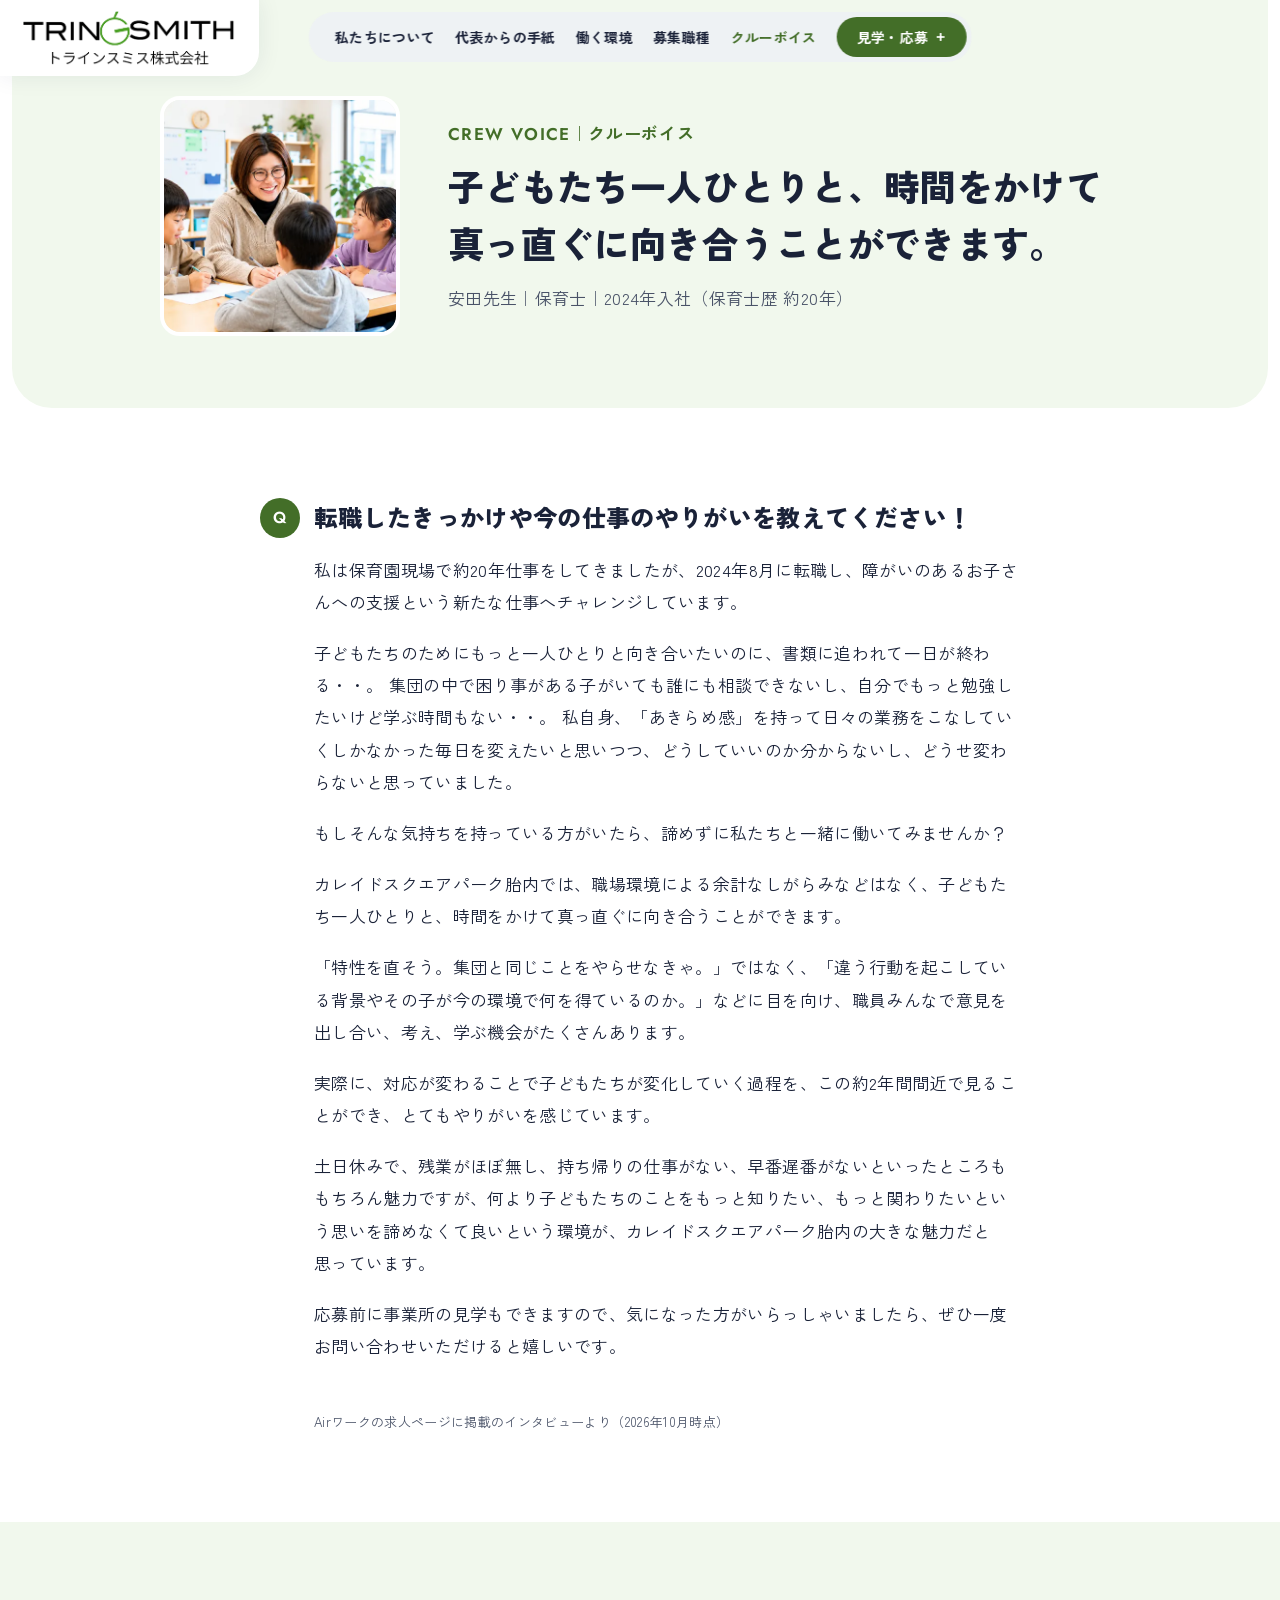
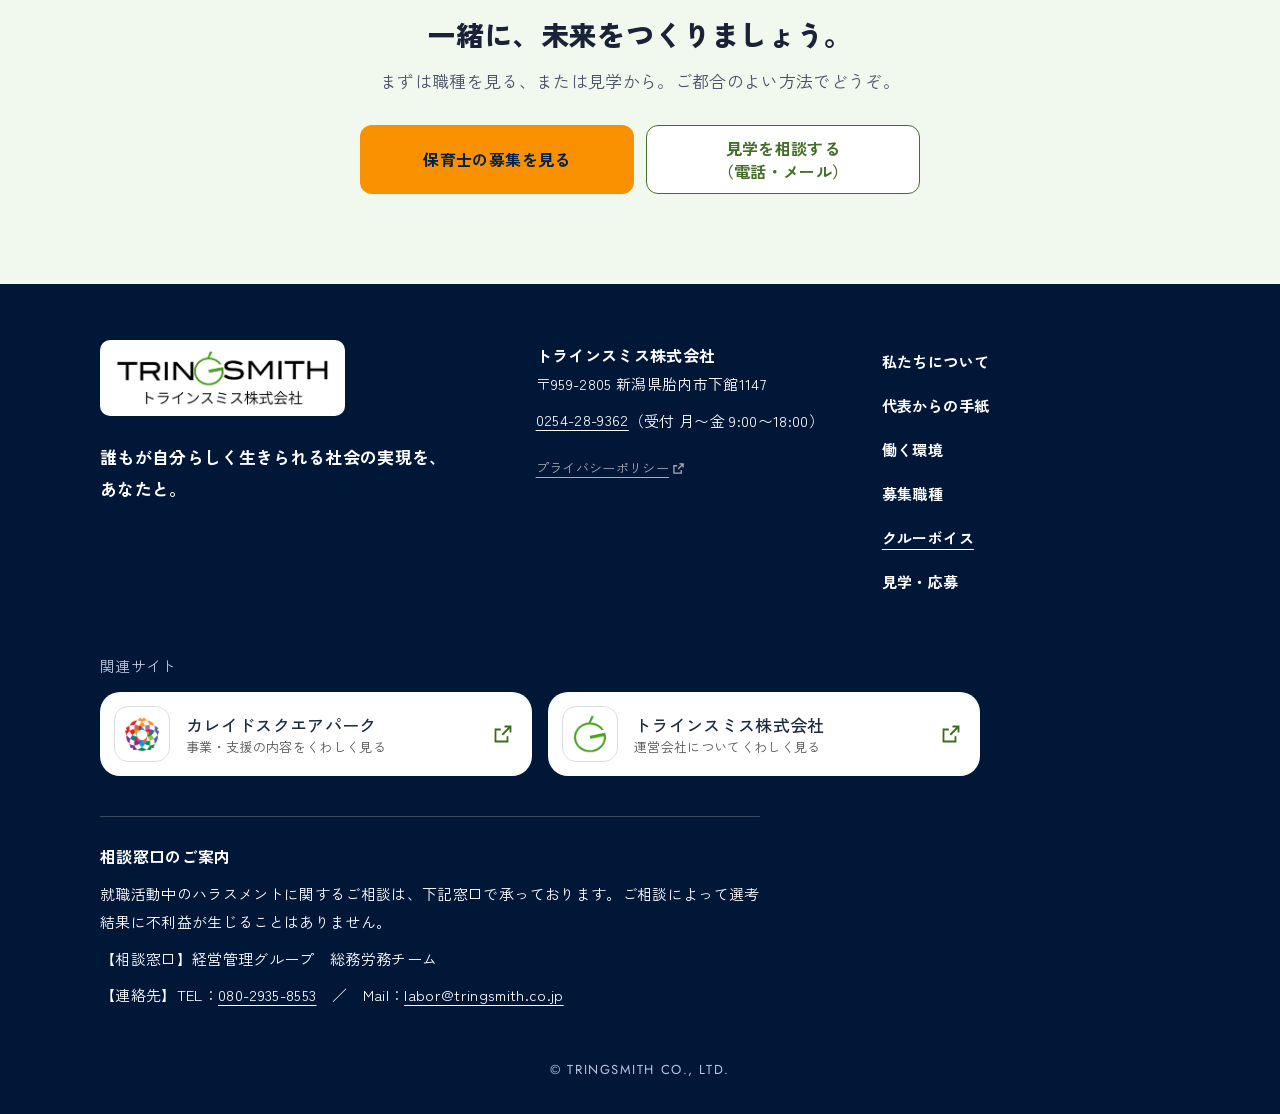
<file: voice/yasuda.html>
<!DOCTYPE html>
<html lang="ja">
<head>
<meta charset="UTF-8">
<meta name="viewport" content="width=device-width, initial-scale=1">
<title>子どもたち一人ひとりと、時間をかけて真っ直ぐに向き合うことができます。｜クルーボイス｜トラインスミス株式会社 採用情報</title>
<meta name="description" content="保育士のクルーのインタビュー。保育園で約20年働いたあと、2024年に放課後等デイサービスへ転職した安田先生に、転職したきっかけと今の仕事のやりがいを聞きました。">
<link rel="canonical" href="https://recruit.tringsmith.co.jp/voice/yasuda.html">
<meta name="theme-color" content="#436E28">
<meta property="og:type" content="article">
<meta property="og:site_name" content="トラインスミス株式会社 採用情報">
<meta property="og:title" content="子どもたち一人ひとりと、時間をかけて真っ直ぐに向き合うことができます。｜クルーボイス｜トラインスミス株式会社 採用情報">
<meta property="og:description" content="保育士のクルーのインタビュー。保育園で約20年働いたあと、2024年に放課後等デイサービスへ転職した安田先生に、転職したきっかけと今の仕事のやりがいを聞きました。">
<meta property="og:url" content="https://recruit.tringsmith.co.jp/voice/yasuda.html">
<meta property="og:image" content="https://recruit.tringsmith.co.jp/assets/img/ogp.jpg">
<meta property="og:image:width" content="1200">
<meta property="og:image:height" content="630">
<meta property="og:image:alt" content="トラインスミス株式会社 採用サイト　地域や社会に新しい可能性を生み出すソーシャルベンチャー">
<meta property="og:locale" content="ja_JP">
<meta name="twitter:card" content="summary_large_image">
<meta name="twitter:image" content="https://recruit.tringsmith.co.jp/assets/img/ogp.jpg">
<link rel="icon" href="../favicon.ico" sizes="any">
<link rel="icon" href="../assets/img/favicon-32.png" type="image/png" sizes="32x32">
<link rel="apple-touch-icon" href="../assets/img/favicon-180.png">
<link rel="stylesheet" href="../assets/css/style.css">
<link rel="stylesheet" href="../assets/css/theme.css">
<link rel="stylesheet" href="../assets/css/voice.css">
<script>document.documentElement.classList.add('js');</script>
<script src="../assets/js/main.js" defer></script>
<script src="../assets/js/tour.js" defer></script>
<script src="../assets/js/ga.js" defer></script>
</head>
<body class="page-voice theme-green">

<a class="skip-link" href="#main">本文へスキップ</a>

<header class="site-header">
  <div class="site-header__inner">
    <a class="site-logo" href="../">
      <picture>
        <source media="(min-width: 900px)" srcset="../assets/img/logo/tringsmith-logo.png" width="903" height="237">
        <img src="../assets/img/logo/tringsmith-logo-en.png" width="903" height="154" alt="トラインスミス株式会社">
      </picture>
    </a>
    <button class="nav-toggle" type="button" aria-expanded="false" aria-controls="site-nav">
      <span class="nav-toggle__bar" aria-hidden="true"></span>
      <span class="nav-toggle__label">メニュー</span>
    </button>
    <nav class="site-nav" id="site-nav" aria-label="サイト内">
      <div class="site-nav__panel">
        <ul class="site-nav__list">
          <li><a href="../index.html#wall">私たちについて</a></li>
          <li><a href="../message.html">代表からの手紙</a></li>
          <li><a href="../index.html#environment">働く環境</a></li>
          <li><a href="../index.html#jobs">募集職種</a></li>
          <li><a href="yasuda.html" aria-current="page">クルーボイス</a></li>
          <li><a class="site-nav__cta" href="../index.html#entry">見学・応募</a></li>
        </ul>
        <ul class="site-nav__sub">
          <li><a href="../">TOPへ戻る</a></li>
          <li><a href="https://ksp.work/" target="_blank" rel="noopener">カレイドスクエアパーク<svg class="ico-ext" viewBox="0 0 12 12" aria-hidden="true" focusable="false"><path d="M7 1h4v4M11 1 5.5 6.5M9 7.5V11H1V3h3.5" fill="none" stroke="currentColor" stroke-width="1.4"/></svg></a></li>
          <li><a href="https://www.tringsmith.co.jp/j/privacy" target="_blank" rel="noopener">プライバシーポリシー<svg class="ico-ext" viewBox="0 0 12 12" aria-hidden="true" focusable="false"><path d="M7 1h4v4M11 1 5.5 6.5M9 7.5V11H1V3h3.5" fill="none" stroke="currentColor" stroke-width="1.4"/></svg></a></li>
        </ul>
      </div>
    </nav>
  </div>
</header>

<main id="main">

<!-- ===== 冒頭：写真（四角）・職種・一言 ===== -->
<section class="voice-hero" aria-labelledby="voice-title">
  <div class="voice-hero__inner">
    <div class="voice-hero__photo"><img src="../assets/img/photos/yasuda-scene-480.webp" srcset="../assets/img/photos/yasuda-scene-480.webp 480w, ../assets/img/photos/yasuda-scene-960.webp 960w" sizes="(min-width: 768px) 240px, 60vw" width="480" height="480" alt="子どもたちと机を囲む保育士の様子"></div>
    <div>
      <p class="voice-hero__label"><span lang="en">CREW VOICE</span>｜クルーボイス</p>
      <h1 class="voice-hero__title" id="voice-title"><span class="nb">子どもたち</span><span class="nb">一人ひとりと、</span><span class="nb">時間をかけて</span><span class="nb">真っ直ぐに</span><span class="nb">向き合うことが</span><span class="nb">できます。</span></h1>
      <p class="voice-hero__meta">安田先生｜保育士｜<span class="voice-hero__nowrap">2024年入社（保育士歴 約20年）</span></p>
    </div>
  </div>
</section>

<!-- ===== インタビュー（Airワークのインタビューの質問と回答） ===== -->
<article class="voice-body">
  <div class="wrap">
    <section class="voice-qa" aria-labelledby="q1">
      <h2 class="voice-qa__q" id="q1"><span class="voice-qa__no" aria-hidden="true">Q</span><span><span class="nb">転職したきっかけや</span><span class="nb">今の仕事のやりがいを</span><span class="nb">教えてください！</span></span></h2>
      <div class="voice-qa__a">
        <p>私は保育園現場で約20年仕事をしてきましたが、2024年8月に転職し、障がいのあるお子さんへの支援という新たな仕事へチャレンジしています。</p>
        <p>子どもたちのためにもっと一人ひとりと向き合いたいのに、書類に追われて一日が終わる・・。 集団の中で困り事がある子がいても誰にも相談できないし、自分でもっと勉強したいけど学ぶ時間もない・・。  私自身、「あきらめ感」を持って日々の業務をこなしていくしかなかった毎日を変えたいと思いつつ、どうしていいのか分からないし、どうせ変わらないと思っていました。</p>
        <p>もしそんな気持ちを持っている方がいたら、諦めずに私たちと一緒に働いてみませんか？</p>
        <p>カレイドスクエアパーク胎内では、職場環境による余計なしがらみなどはなく、子どもたち一人ひとりと、時間をかけて真っ直ぐに向き合うことができます。</p>
        <p>「特性を直そう。集団と同じことをやらせなきゃ。」ではなく、「違う行動を起こしている背景やその子が今の環境で何を得ているのか。」などに目を向け、職員みんなで意見を出し合い、考え、学ぶ機会がたくさんあります。</p>
        <p>実際に、対応が変わることで子どもたちが変化していく過程を、この約2年間間近で見ることができ、とてもやりがいを感じています。</p>
        <p>土日休みで、残業がほぼ無し、持ち帰りの仕事がない、早番遅番がないといったところももちろん魅力ですが、何より子どもたちのことをもっと知りたい、もっと関わりたいという思いを諦めなくて良いという環境が、カレイドスクエアパーク胎内の大きな魅力だと思っています。</p>
        <p>応募前に事業所の見学もできますので、気になった方がいらっしゃいましたら、ぜひ一度お問い合わせいただけると嬉しいです。</p>
      </div>
    </section>
    <p class="voice-source"><span class="nb">Airワークの求人ページに</span><span class="nb">掲載のインタビューより</span><span class="nb">（2026年10月時点）</span></p>
  </div>
</article>

<!-- ===== 最後：募集職種・見学への案内 ===== -->
<section class="sec sec--pale voice-end" aria-labelledby="voice-end-title">
  <div class="wrap">
    <h2 class="voice-end__title" id="voice-end-title"><span class="nb">一緒に、未来を</span><span class="nb">つくりましょう。</span></h2>
    <p class="voice-end__lead"><span class="nb">まずは職種を見る、</span><span class="nb">または見学から。</span><span class="nb">ご都合のよい方法でどうぞ。</span></p>
    <div class="voice-end__actions">
      <a class="btn btn--accent btn--block btn--plain" href="../index.html#job-hoikushi">保育士の募集を見る</a>
      <a class="btn btn--outline btn--block btn--plain" href="#tour" data-tour-open><span class="voice-end__btn-text"><span>見学を相談する</span><span>（電話・メール）</span></span></a>
    </div>
  </div>
</section>

<!-- ===== 見学パネル =====
  JSあり：「見学を相談する」で画面の下から開く（PCは画面の中央）。閉じる：×・背景・Esc。開いている間はパネルの中だけを操作できる。
  JSなし：ページ内のこの場所（#tour）に、電話番号とメールアドレスがそのまま表示される。 -->
<section class="tour" id="tour" aria-labelledby="tour-title" tabindex="-1">
  <div class="tour__sheet">
    <div class="tour__grip" aria-hidden="true"></div>
    <div class="tour__top">
      <h2 class="tour__title" id="tour-title">見学のご相談</h2>
      <button class="tour__close" type="button" aria-label="閉じる">
        <svg viewBox="0 0 24 24" aria-hidden="true" focusable="false"><path d="M6 6l12 12M18 6L6 18" fill="none" stroke="currentColor" stroke-width="2" stroke-linecap="round"/></svg>
      </button>
    </div>
    <p class="tour__lead">ご都合のよい方法でお気軽にどうぞ</p>
    <a class="tour__opt" href="tel:0254289362">
      <span class="tour__icon" aria-hidden="true"><svg viewBox="0 0 24 24" focusable="false"><path d="M6.6 3.5l2.6 3.2a1.4 1.4 0 0 1-.1 1.9L7.8 9.9a12 12 0 0 0 6.3 6.3l1.3-1.3a1.4 1.4 0 0 1 1.9-.1l3.2 2.6a1.4 1.4 0 0 1 .1 2l-1.5 1.6c-.9.9-2.2 1.2-3.4.8A19 19 0 0 1 3.2 7.3c-.4-1.2-.1-2.5.8-3.4l1.6-1.5a1.4 1.4 0 0 1 2 .1z" fill="none" stroke="currentColor" stroke-width="1.6" stroke-linejoin="round"/></svg></span>
      <span class="tour__text"><span class="tour__opt-title">電話で相談する</span><span class="tour__opt-sub"><span lang="en">0254-28-9362</span>｜受付 月〜金 9:00〜18:00</span></span>
      <span class="tour__chev" aria-hidden="true"></span>
    </a>
    <a class="tour__opt" href="mailto:recruit@tringsmith.co.jp?subject=%E8%A6%8B%E5%AD%A6%E5%B8%8C%E6%9C%9B">
      <span class="tour__icon" aria-hidden="true"><svg viewBox="0 0 24 24" focusable="false"><rect x="3" y="5.5" width="18" height="13" rx="2" fill="none" stroke="currentColor" stroke-width="1.6"/><path d="M3.8 7l8.2 6 8.2-6" fill="none" stroke="currentColor" stroke-width="1.6" stroke-linejoin="round"/></svg></span>
      <span class="tour__text"><span class="tour__opt-title">メールで相談する</span><span class="tour__opt-sub">24時間受付・2営業日以内にご返信</span></span>
      <span class="tour__chev" aria-hidden="true"></span>
    </a>
    <div class="tour__addr">
      <span class="tour__mail" id="tour-mail" lang="en">recruit@tringsmith.co.jp</span>
      <button class="tour__copy" type="button" aria-describedby="tour-mail">コピー</button>
    </div>
    <p class="tour__msg" role="status" aria-live="polite"></p>
  </div>
</section>

</main>

<!-- ===== フッター ===== -->
<footer class="site-footer">
  <div class="wrap site-footer__inner">
    <div class="site-footer__brand">
      <span class="logo-plate"><img src="../assets/img/logo/tringsmith-logo.png" width="903" height="237" alt="トラインスミス株式会社" loading="lazy"></span>
      <p class="site-footer__copy"><span class="nb">誰もが自分らしく</span><span class="nb">生きられる社会の</span><span class="nb">実現を、</span><span class="nb">あなたと。</span></p>
    </div>
    <div class="site-footer__company">
      <p class="site-footer__name">トラインスミス株式会社</p>
      <p>〒959-2805 新潟県胎内市下館1147</p>
      <p><a href="tel:0254289362" lang="en">0254-28-9362</a>（受付 月〜金 9:00〜18:00）</p>
      <p class="site-footer__privacy"><a href="https://www.tringsmith.co.jp/j/privacy" target="_blank" rel="noopener">プライバシーポリシー<svg class="ico-ext" viewBox="0 0 12 12" aria-hidden="true" focusable="false"><path d="M7 1h4v4M11 1 5.5 6.5M9 7.5V11H1V3h3.5" fill="none" stroke="currentColor" stroke-width="1.4"/></svg></a></p>
    </div>
    <nav class="site-footer__nav" aria-label="フッター">
      <ul>
        <li><a href="../index.html#wall">私たちについて</a></li>
        <li><a href="../message.html">代表からの手紙</a></li>
        <li><a href="../index.html#environment">働く環境</a></li>
        <li><a href="../index.html#jobs">募集職種</a></li>
        <li><a href="yasuda.html" aria-current="page">クルーボイス</a></li>
        <li><a href="../index.html#entry">見学・応募</a></li>
      </ul>
    </nav>
    <section class="site-footer__related" aria-labelledby="related-h">
      <h2 class="site-footer__related-h" id="related-h">関連サイト</h2>
      <ul class="related-cards">
        <li><a class="related-card" href="https://ksp.work/" target="_blank" rel="noopener">
          <span class="related-card__logo related-card__logo--ksp"><img src="../assets/img/logo/ksp-mark.webp" width="48" height="48" alt="" loading="lazy"></span>
          <span class="related-card__body"><span class="related-card__name"><span>カレイド</span><span>スクエアパーク</span></span><span class="related-card__sub"><span class="nb">事業・支援の内容を</span><span class="nb">くわしく見る</span></span></span>
          <svg class="related-card__ico" viewBox="0 0 12 12" aria-hidden="true" focusable="false"><path d="M7 1h4v4M11 1 5.5 6.5M9 7.5V11H1V3h3.5" fill="none" stroke="currentColor" stroke-width="1.2"/></svg>
          <span class="visually-hidden">（新しいタブで開きます）</span></a></li>
        <li><a class="related-card" href="https://www.tringsmith.co.jp/" target="_blank" rel="noopener">
          <span class="related-card__logo related-card__logo--ts"><img src="../assets/img/logo/ts-g.webp" width="48" height="48" alt="" loading="lazy"></span>
          <span class="related-card__body"><span class="related-card__name"><span>トラインスミス</span><span>株式会社</span></span><span class="related-card__sub"><span class="nb">運営会社について</span><span class="nb">くわしく見る</span></span></span>
          <svg class="related-card__ico" viewBox="0 0 12 12" aria-hidden="true" focusable="false"><path d="M7 1h4v4M11 1 5.5 6.5M9 7.5V11H1V3h3.5" fill="none" stroke="currentColor" stroke-width="1.2"/></svg>
          <span class="visually-hidden">（新しいタブで開きます）</span></a></li>
      </ul>
    </section>
  </div>
  <div class="wrap">
    <section class="site-footer__consult" aria-labelledby="consult-h">
      <h2 class="site-footer__consult-title" id="consult-h">相談窓口のご案内</h2>
      <p>就職活動中のハラスメントに関するご相談は、下記窓口で承っております。ご相談によって選考結果に不利益が生じることはありません。</p>
      <p>【相談窓口】経営管理グループ　総務労務チーム<br>【連絡先】TEL：<a href="tel:08029358553" lang="en">080-2935-8553</a>　／　Mail：<a href="mailto:labor@tringsmith.co.jp" lang="en">labor@tringsmith.co.jp</a></p>
    </section>
  </div>
  <p class="site-footer__c" lang="en">© TRINGSMITH CO., LTD.</p>
</footer>

<!-- ===== スマホの固定バー（ヒーローを過ぎてから表示） ===== -->
<div class="fixed-bar" id="fixed-bar">
  <a class="fixed-bar__btn fixed-bar__btn--jobs" href="../index.html#jobs">募集職種を見る</a>
  <a class="fixed-bar__btn fixed-bar__btn--tour" href="#tour" data-tour-open>見学を相談する</a>
</div>

</body>
</html>
</file>
<file: assets/css/style.css>
/* =========================================================
   カレイドスクエアパーク 採用サイト
   ========================================================= */

/* フォント：サイトで使う文字だけに絞ったもの（uv run _tools/fonts.py で作る。ライセンスは assets/fonts/OFL-*.txt） */
@font-face { font-family: "Zen Kaku Gothic New"; font-style: normal; font-weight: 400; font-display: swap; src: url("../fonts/zen-kaku-gothic-new-400.woff2") format("woff2"); }
@font-face { font-family: "Zen Kaku Gothic New"; font-style: normal; font-weight: 500; font-display: swap; src: url("../fonts/zen-kaku-gothic-new-500.woff2") format("woff2"); }
@font-face { font-family: "Zen Kaku Gothic New"; font-style: normal; font-weight: 700; font-display: swap; src: url("../fonts/zen-kaku-gothic-new-700.woff2") format("woff2"); }
@font-face { font-family: "Zen Kaku Gothic New"; font-style: normal; font-weight: 900; font-display: swap; src: url("../fonts/zen-kaku-gothic-new-900.woff2") format("woff2"); }
@font-face { font-family: "Jost"; font-style: normal; font-weight: 400 700; font-display: swap; src: url("../fonts/jost.woff2") format("woff2"); }

:root {
  /* 基本の色 */
  --navy: #00214E;        /* 紺 */
  --navy-deep: #001738;   /* フッター */
  --navy-soft: #163A72;   /* 紺地の上の面 */
  --orange: #F99000;      /* 強調の橙（ボタン・文字の強調は1画面に1か所まで） */
  --green: #348800;       /* 緑（保育士・児童指導員） */
  --green-deep: #005436;  /* 深緑 */
  --ink: #1A2238;
  --ink-soft: #4A5368;
  --paper: #FFFFFF;
  --mist: #F3F5F8;
  --line: #D6DCE6;

  /* 職種の色 */
  --job-green: #348800;   /* 保育士・児童指導員 */
  --job-orange: #F45C00;  /* 児童発達支援管理責任者 */
  --job-deep: #043C24;    /* 管理者 */
  --job-navy: #002480;    /* 就労移行支援員 */
  --green-text: #2E7A00;  /* 白地の上で文字・白抜き文字に使う緑（AA） */

  --font-ja: "Zen Kaku Gothic New", "Hiragino Kaku Gothic ProN", "Hiragino Sans", "Yu Gothic", Meiryo, sans-serif;
  --font-en: "Jost", var(--font-ja);

  --wrap: 1120px;
  --gutter: clamp(16px, 4vw, 40px);
  --header-h: 64px;
  --focus: var(--navy);

  /* 角の丸み：要素が大きいほど大きく、ボタンはさらに丸く */
  --r-xs: 6px;     /* バッジ */
  --r-sm: 10px;    /* ロゴのプレートなど小さい面 */
  --r-md: 16px;    /* 写真の枠・情報欄・レンガ */
  --r-lg: 20px;    /* 章の中の面（働く環境・見学応募・流れ） */
  --r-xl: 28px;    /* 職種のシーン */
  --r-pill: 999px; /* ボタン・チップ */

  /* 影：灰色ではなく紺みのある色。近い影＋遠い影を重ねる。大事なものだけに付ける */
  --shadow-float:
    0 1px 2px rgba(0, 33, 78, .06),
    0 6px 14px -4px rgba(0, 33, 78, .10),
    0 24px 48px -12px rgba(0, 33, 78, .20);
  --shadow-btn:
    0 1px 2px rgba(0, 33, 78, .14),
    0 8px 18px -6px rgba(0, 33, 78, .36);
  --shadow-btn-hover:
    0 2px 4px rgba(0, 33, 78, .14),
    0 14px 26px -8px rgba(0, 33, 78, .42);
  /* 紺地の上：さらに深い紺の影 */
  --shadow-on-navy:
    0 1px 2px rgba(0, 8, 26, .30),
    0 12px 28px -10px rgba(0, 8, 26, .60);
}

/* ---------- 基本 ---------- */
*, *::before, *::after { box-sizing: border-box; }
html { -webkit-text-size-adjust: 100%; scroll-padding-top: calc(var(--header-h) + 12px); }
@media (prefers-reduced-motion: no-preference) { html { scroll-behavior: smooth; } }
body {
  margin: 0;
  background: var(--paper);
  color: var(--ink);
  font-family: var(--font-ja);
  font-weight: 500;
  font-size: clamp(1rem, 0.96rem + 0.2vw, 1.0625rem);
  line-height: 1.9;
  letter-spacing: 0.02em;
  font-feature-settings: "palt" 0;
  overflow-wrap: anywhere;
  line-break: strict;
}
img, svg { display: block; max-width: 100%; height: auto; }
h1, h2, h3, h4, h5, p, ul, ol, dl, dd, figure { margin: 0; }
ul, ol { padding: 0; list-style: none; }
a { color: inherit; }
small { font-size: 0.8125rem; }
:focus-visible { outline: 3px solid var(--focus); outline-offset: 3px; }
.sec--navy, .hero__panel, .site-footer, .fixed-bar { --focus: #FFC266; }

.wrap { width: min(100% - 2 * var(--gutter), var(--wrap)); margin-inline: auto; }
.prose { max-width: 35em; }
.prose > * + * { margin-top: 1.2em; }
.br-pc { display: none; }
@media (min-width: 768px) { .br-pc { display: inline; } }

.skip-link {
  position: absolute; left: 12px; top: -100px; z-index: 100;
  background: var(--navy); color: #fff; padding: 10px 16px; font-weight: 700; text-decoration: none;
}
.skip-link:focus { top: 12px; }

/* ---------- ボタン ---------- */
.btn-row { display: flex; flex-wrap: wrap; gap: 12px 16px; align-items: center; }
.btn {
  display: inline-flex; align-items: center; justify-content: center; gap: 0.5em;
  min-height: 52px; padding: 0.7em 1.8em;
  font-weight: 700; font-size: 1rem; line-height: 1.4; text-decoration: none;
  border: 2px solid transparent; border-radius: var(--r-pill);
  transition: background-color .2s, color .2s, border-color .2s, box-shadow .2s, transform .2s;
}
.btn::after { content: ""; width: 0.5em; height: 0.5em; border: solid currentColor; border-width: 2px 2px 0 0; transform: rotate(45deg); flex: none; }
/* 塗りのボタン（大事な導線）だけ浮かせる。枠線だけのボタンは影なし */
.btn--accent, .btn--navy { box-shadow: var(--shadow-btn); }
.btn--accent:hover, .btn--navy:hover { box-shadow: var(--shadow-btn-hover); transform: translateY(-1px); }
.sec--navy .btn--accent, .hero .btn--accent { box-shadow: var(--shadow-on-navy); }
.btn--accent { background: var(--orange); color: var(--navy); }
.btn--accent:hover { background: #FFA42B; }
.btn--navy { background: var(--navy); color: #fff; }
.btn--navy:hover { background: var(--navy-soft); }
.btn--outline { border-color: var(--navy); color: var(--navy); background: transparent; }
.btn--outline:hover { background: var(--navy); color: #fff; }
.btn--ghost-light { border-color: rgba(255,255,255,.8); color: #fff; background: transparent; }
.btn--ghost-light:hover { background: rgba(255,255,255,.12); }
.btn[target="_blank"]::after { width: 0.75em; height: 0.75em; border: 0; transform: none;
  background: currentColor;
  -webkit-mask: url("data:image/svg+xml,%3Csvg xmlns='http://www.w3.org/2000/svg' viewBox='0 0 12 12'%3E%3Cpath d='M7 1h4v4M11 1 5.5 6.5M9 7.5V11H1V3h3.5' fill='none' stroke='%23000' stroke-width='1.6'/%3E%3C/svg%3E") center / contain no-repeat;
          mask: url("data:image/svg+xml,%3Csvg xmlns='http://www.w3.org/2000/svg' viewBox='0 0 12 12'%3E%3Cpath d='M7 1h4v4M11 1 5.5 6.5M9 7.5V11H1V3h3.5' fill='none' stroke='%23000' stroke-width='1.6'/%3E%3C/svg%3E") center / contain no-repeat; }

/* ---------- ヘッダー ---------- */
.site-header {
  position: sticky; top: 0; z-index: 50;
  background: #fff; border-bottom: 1px solid var(--line);
}
.site-header__inner {
  width: min(100% - 2 * var(--gutter), 1280px); margin-inline: auto;
  height: var(--header-h); display: flex; align-items: center; gap: 12px;
}
.site-logo { flex: none; margin-right: auto; }
.site-logo img { height: 40px; width: auto; }
.header-jobs {
  display: inline-flex; align-items: center; min-height: 44px; padding: 0 18px;
  background: var(--navy); color: #fff; font-weight: 700; font-size: 0.9375rem; text-decoration: none;
  border-radius: var(--r-pill); box-shadow: var(--shadow-btn);
}
.nav-toggle {
  display: inline-flex; align-items: center; gap: 8px; min-height: 44px; padding: 0 4px 0 8px;
  background: none; border: 0; color: var(--navy); font: inherit; font-weight: 700; font-size: 0.875rem; cursor: pointer;
}
.nav-toggle__bar, .nav-toggle__bar::before, .nav-toggle__bar::after {
  display: block; width: 22px; height: 2px; background: currentColor; position: relative; content: "";
}
.nav-toggle__bar::before { position: absolute; top: -7px; }
.nav-toggle__bar::after { position: absolute; top: 7px; }
.nav-toggle[aria-expanded="true"] .nav-toggle__bar { background: transparent; }
.nav-toggle[aria-expanded="true"] .nav-toggle__bar::before { top: 0; transform: rotate(45deg); }
.nav-toggle[aria-expanded="true"] .nav-toggle__bar::after { top: 0; transform: rotate(-45deg); }

.site-nav ul { display: flex; }
.site-nav a { display: flex; align-items: center; min-height: 44px; text-decoration: none; font-weight: 700; }
.site-nav a:hover { text-decoration: underline; text-underline-offset: 6px; }
.site-nav__cta { background: var(--navy); color: #fff; padding: 0 22px; border-radius: var(--r-pill); box-shadow: var(--shadow-btn); }
.site-nav__cta:hover { background: var(--navy-soft); text-decoration: none !important; }

/* スマホ：メニューは開閉。JSが動かないときはヘッダーの下に並べて見せる */
@media (max-width: 899px) {
  .site-header__inner { flex-wrap: wrap; }
  .site-logo img { height: 34px; }
  html:not(.js) .nav-toggle { display: none; }
  html:not(.js) .site-header { position: static; }
  html:not(.js) .site-header__inner { height: auto; padding-block: 10px; }
  html:not(.js) .site-nav { flex-basis: 100%; }
  html:not(.js) .site-nav ul { flex-wrap: wrap; gap: 0 18px; }
  html.js .site-nav {
    position: absolute; left: 0; right: 0; top: 100%;
    background: #fff; border-radius: 0 0 var(--r-lg) var(--r-lg); box-shadow: var(--shadow-float);
  }
  html.js .site-nav[hidden] { display: none; }
  /* main.js が動くまでは閉じておく（読み込み中にメニューが一瞬開いて見えるのを防ぐ） */
  html.js:not(.nav-ready) .site-nav { display: none; }
  html.js .site-nav ul { flex-direction: column; padding: 8px var(--gutter) 16px; }
  html.js .site-nav li + li { border-top: 1px solid var(--line); }
  html.js .site-nav a { min-height: 52px; }
  html.js .site-nav__cta { margin-top: 12px; justify-content: center; }
}
@media (min-width: 900px) {
  .header-jobs, .nav-toggle { display: none; }
  .site-nav ul { gap: 28px; align-items: center; }
  .site-nav[hidden] { display: block; }
}

/* ---------- 章の共通 ---------- */
.sec { position: relative; padding-block: clamp(64px, 10vw, 128px); }
.sec--paper { background: var(--paper); }
.sec--mist { background: var(--mist); }
.sec--navy { background: var(--navy); color: #fff; }

.eyebrow {
  display: flex; align-items: center; gap: 10px;
  font-family: var(--font-en); font-weight: 600; font-size: 0.875rem; letter-spacing: 0.2em;
  color: var(--green-deep); margin-bottom: 12px;
}
.eyebrow::before {
  content: ""; width: 8px; height: 8px; flex: none; border-radius: 50%; background: var(--orange);
}
.sec--navy .eyebrow { color: #B9C6E0; }
.sec-title {
  font-weight: 900; font-size: clamp(1.625rem, 1.2rem + 2vw, 2.5rem); line-height: 1.5; letter-spacing: 0.04em;
  margin-bottom: clamp(32px, 5vw, 56px);
}

/* ---------- 章の境目（斜めのエッジ） ---------- */
.edge { position: relative; height: clamp(32px, 5vw, 80px); overflow: hidden; margin-block: -1px; z-index: 1; }
.edge__shape { position: absolute; inset: 0; width: 100%; height: 100%; }
.edge--navy-paper { background: var(--navy); }
.edge--navy-paper .edge__shape { fill: var(--paper); }
.edge--paper-navy { background: var(--paper); }
.edge--paper-navy .edge__shape { fill: var(--navy); }
.edge--mist-navy { background: var(--mist); }
.edge--mist-navy .edge__shape { fill: var(--navy); }

/* ---------- ① ヒーロー ---------- */
.hero { position: relative; background: var(--navy); color: #fff; }
.hero__photo { aspect-ratio: 4 / 3; }
@media (min-width: 600px) and (max-width: 899px) { .hero__photo { aspect-ratio: 16 / 9; } }
.hero__panel {
  position: relative; background: var(--navy);
  margin-top: -14vw; padding: calc(14vw + 24px) var(--gutter) 48px;
  clip-path: polygon(0 14vw, 100% 0, 100% 100%, 0 100%);
}
.hero__title {
  font-weight: 900; font-size: clamp(2.25rem, 1.2rem + 4.4vw, 4.125rem); line-height: 1.4; letter-spacing: 0.08em;
}
/* 見出しや大きい文は、文節で改行して1〜2字だけの行を作らない（対応ブラウザのみ） */
h1, h2, h3, h4, .about__lead, .enemy__statement, .job__catch, .work__close, .wall__myth, .wall__finale, .jobs__visit p, .entry__lead {
  word-break: auto-phrase; text-wrap: pretty;
}
.hero__lead { margin-top: 20px; font-size: clamp(1rem, 0.95rem + 0.3vw, 1.125rem); line-height: 1.9; max-width: 30em; }
.hero .btn-row { margin-top: 32px; }

@media (min-width: 900px) {
  .hero { display: grid; grid-template-columns: 46% 54%; min-height: min(calc(100svh - var(--header-h)), 820px); }
  /* 三角タイルなし：パネルは文字が収まる幅まで細くし、写真を広く見せる */
  .hero__photo { grid-column: 1 / -1; grid-row: 1; aspect-ratio: auto; margin-left: 34%; }
  .hero__panel {
    grid-column: 1 / 3; grid-row: 1; margin: 0; width: max(54%, 660px);
    display: flex; align-items: center;
    padding: 64px 8% 64px max(var(--gutter), calc((100vw - 1280px) / 2));
    clip-path: polygon(0 0, 100% 0, 80% 100%, 0 100%);
  }
  .hero__body { position: relative; z-index: 1; }
}

/* ---------- ② 私たちについて ---------- */
.about__title {
  font-size: 0.9375rem; font-weight: 700; color: var(--green-deep); letter-spacing: 0.12em; margin-bottom: 20px;
}
.about__lead { font-size: clamp(1.1875rem, 1rem + 0.9vw, 1.5rem); font-weight: 700; line-height: 1.8; color: var(--navy); }
@media (min-width: 900px) {
  .about .wrap { display: grid; grid-template-columns: 1fr 2.6fr; gap: 48px; }
}

/* ---------- ③ 看板の演出（静的な形） ---------- */
.wall__title { font-weight: 900; font-size: clamp(1.5rem, 1.1rem + 2vw, 2.375rem); line-height: 1.55; margin-bottom: clamp(36px, 6vw, 64px); }
.wall__list { display: grid; gap: clamp(28px, 4vw, 40px); counter-reset: wall; }
.wall__item { display: grid; gap: 0; }
.wall__myth {
  position: relative;
  background: var(--navy-soft); padding: 22px 24px; border-radius: var(--r-md); box-shadow: var(--shadow-on-navy);
  font-size: clamp(1.125rem, 1rem + 0.6vw, 1.375rem); font-weight: 700; line-height: 1.6;
  /* レンガの目地 */
  background-image:
    linear-gradient(rgba(255,255,255,.08) 2px, transparent 2px),
    linear-gradient(90deg, rgba(255,255,255,.08) 2px, transparent 2px);
  background-size: 100% 50%, 25% 50%;
}
.wall__tag { display: block; font-size: 0.8125rem; font-weight: 700; letter-spacing: 0.08em; color: #B9C6E0; margin-bottom: 4px; }
.wall__truth { padding: 22px 24px 0; border-left: 4px solid var(--green); border-radius: 2px; margin-left: 0; }
.wall__tag--truth { color: #fff; }
.wall__truth p + p { margin-top: 4px; }
.wall__finale {
  margin-top: clamp(48px, 8vw, 96px); text-align: center;
  font-weight: 900; font-size: clamp(1.75rem, 1.2rem + 3vw, 3.25rem); letter-spacing: 0.12em; line-height: 1.5;
}
@media (min-width: 900px) {
  .wall__item { grid-template-columns: 1fr 1.4fr; gap: 32px; align-items: start; }
  .wall__truth { padding: 0 0 0 24px; }
}

/* ---------- ④ 戦う相手 ---------- */
.enemy__title { font-size: 0.9375rem; font-weight: 700; color: var(--green-deep); letter-spacing: 0.12em; margin-bottom: 20px; }
.enemy__statement {
  font-weight: 900; font-size: clamp(1.375rem, 1rem + 1.8vw, 2.125rem); line-height: 1.65; color: var(--navy);
  max-width: 24em; margin-bottom: 32px;
}
.enemy .btn-row { margin-top: 36px; }

/* ---------- ⑤ 0歳から働くまで ---------- */
.chevrons { display: grid; gap: 6px; counter-reset: chev; }
.chevron {
  position: relative; display: grid; gap: 2px; color: #fff; padding: 16px 20px 26px;
  clip-path: polygon(0 0, 100% 0, 100% calc(100% - 14px), 50% 100%, 0 calc(100% - 14px));
}
.chevron:nth-child(1), .chevron:nth-child(2) { background: var(--green-text); }
.chevron:nth-child(3), .chevron:nth-child(4) { background: var(--green-deep); }
.chevron:nth-child(5), .chevron:nth-child(6) { background: var(--job-navy); }
.chevron__name { font-weight: 900; font-size: 1.0625rem; line-height: 1.5; }
.chevron__desc { font-size: 0.9375rem; line-height: 1.7; }
@media (min-width: 900px) {
  .chevrons { grid-template-columns: repeat(6, 1fr); gap: 0; }
  .chevron {
    padding: 22px 28px 22px 34px; min-height: 168px; align-content: start;
    clip-path: polygon(0 0, calc(100% - 18px) 0, 100% 50%, calc(100% - 18px) 100%, 0 100%, 18px 50%);
    margin-right: -10px;
  }
  .chevron:first-child { clip-path: polygon(0 0, calc(100% - 18px) 0, 100% 50%, calc(100% - 18px) 100%, 0 100%); padding-left: 22px; }
}
.work__note { margin-top: 28px; }
.work__close { margin-top: 12px; font-weight: 900; font-size: clamp(1.125rem, 1rem + 0.6vw, 1.375rem); color: var(--navy); }
.work__values-title { margin-top: clamp(48px, 7vw, 80px); margin-bottom: 20px; font-size: 1.25rem; font-weight: 900; color: var(--navy); }
.values { display: grid; gap: 0; border-top: 2px solid var(--navy); }
.values li { display: grid; gap: 2px; padding: 18px 0; border-bottom: 1px solid var(--line); }
.values__name { font-weight: 700; color: var(--navy); font-size: 1.0625rem; }
.values__desc { color: var(--ink-soft); }
@media (min-width: 768px) {
  .values { grid-template-columns: repeat(2, 1fr); column-gap: 48px; }
}
@media (min-width: 1100px) {
  .values { grid-template-columns: repeat(4, 1fr); column-gap: 32px; }
  .values li { border-bottom: 0; }
}

/* ---------- ⑥ 募集職種 ---------- */
.job-chips ul { display: flex; flex-wrap: wrap; gap: 10px; }
.chip {
  display: inline-flex; align-items: center; gap: 8px; min-height: 44px; padding: 6px 18px 6px 14px;
  border: 1px solid var(--line); border-radius: var(--r-pill);
  background: #fff; text-decoration: none; font-weight: 700; font-size: 0.9375rem; line-height: 1.4;
}
.chip::before { content: ""; width: 10px; height: 10px; border-radius: 50%; background: var(--chip-c, var(--navy)); flex: none; }
.chip:hover { background: var(--mist); }
.chip--green { --chip-c: var(--job-green); }
.chip--orange { --chip-c: var(--job-orange); }
.chip--deep { --chip-c: var(--job-deep); }
.chip--navy { --chip-c: var(--job-navy); }
.jobs__note { margin-top: 16px; font-size: 0.875rem; color: var(--ink-soft); }

.job-group {
  display: flex; align-items: center; gap: 16px;
  margin-top: clamp(48px, 7vw, 80px); font-size: 1.125rem; font-weight: 900; color: var(--navy);
}
.job-group::after { content: ""; flex: 1; height: 1px; background: var(--line); }

.job {
  --job-c: var(--job-navy); --job-on: #fff; --job-pad: clamp(20px, 3.4vw, 44px);
  margin-top: clamp(32px, 5vw, 56px); scroll-margin-top: calc(var(--header-h) + 12px);
  background: #fff; border-radius: var(--r-xl); box-shadow: var(--shadow-float);
  padding: 0 var(--job-pad) var(--job-pad); overflow: hidden;
}
.job--green { --job-c: var(--job-green); --job-on: #fff; }
.job--orange { --job-c: var(--job-orange); --job-on: var(--navy); }
.job--deep { --job-c: var(--job-deep); --job-on: #fff; }
.job--navy { --job-c: var(--job-navy); --job-on: #fff; }

.job__band {
  background: var(--job-c); color: var(--job-on);
  /* シーンの左上の角に沿う帯。右端は斜めに切る */
  padding: 20px calc(var(--job-pad) + 24px) 20px var(--job-pad);
  margin: 0 0 24px calc(-1 * var(--job-pad));
  width: min(100% + var(--job-pad), 760px);
  clip-path: polygon(0 0, 100% 0, calc(100% - 36px) 100%, 0 100%);
}
.job__service { font-size: 0.8125rem; font-weight: 700; letter-spacing: 0.06em; }
.job--green .job__band { background: var(--green-text); }
.job__title { font-weight: 900; font-size: clamp(1.5rem, 1.1rem + 1.8vw, 2.25rem); line-height: 1.4; letter-spacing: 0.06em; }
.job__grid { display: grid; gap: 24px; }
.job__catch { font-weight: 700; font-size: clamp(1.0625rem, 1rem + 0.4vw, 1.25rem); line-height: 1.75; color: var(--navy); }
.job__badges { display: flex; flex-wrap: wrap; gap: 8px; margin-top: 16px; }
.job__badges li {
  font-size: 0.8125rem; font-weight: 700; line-height: 1.4; padding: 6px 14px;
  border: 1.5px solid var(--job-c); border-radius: var(--r-pill); color: var(--ink); background: #fff;
}
.job__points-title { margin-top: 24px; font-size: 0.875rem; font-weight: 700; color: var(--ink-soft); letter-spacing: 0.08em; }
.job__points { margin-top: 8px; display: grid; gap: 10px; }
.job__points li { position: relative; padding-left: 30px; line-height: 1.75; }
.job__points li::before {
  content: ""; position: absolute; left: 0; top: 0.42em; width: 18px; height: 18px; border-radius: 50%; background: var(--job-c);
}
.job__points li::after {
  content: ""; position: absolute; left: 5px; top: calc(0.42em + 4px); width: 8px; height: 5px;
  border: solid var(--job-on); border-width: 0 0 2px 2px; transform: rotate(-45deg);
}
.job__info {
  display: grid; gap: 0; margin-top: 28px; padding: 4px 20px;
  background: var(--mist); border-radius: var(--r-md); border-top: 4px solid var(--job-c);
}
.job__info-item { padding: 16px 0; border-bottom: 1px solid var(--line); }
.job__info-item:last-child { border-bottom: 0; }
.job__info dt { font-size: 0.8125rem; font-weight: 700; color: var(--ink-soft); letter-spacing: 0.08em; }
.job__info dd { margin-top: 4px; font-weight: 700; line-height: 1.75; }
.job__info dd small { display: block; font-weight: 500; color: var(--ink-soft); }
.job__also { margin-top: 16px; font-size: 0.9375rem; }
.job__cta { margin-top: 24px; }
.job__cta-note { margin-top: 10px; font-size: 0.8125rem; color: var(--ink-soft); }

@media (min-width: 700px) {
  .job__grid { grid-template-columns: 5fr 6fr; gap: clamp(24px, 3vw, 40px); align-items: start; }
  .job--flip .job__photo { order: 2; }
}
@media (min-width: 900px) {
  .job--flip .job__band {
    margin: 0 calc(-1 * var(--job-pad)) 24px auto; padding: 20px var(--job-pad) 20px calc(var(--job-pad) + 36px);
    clip-path: polygon(36px 0, 100% 0, 100% 100%, 0 100%);
  }
  .job__info-item:nth-last-child(2) { border-bottom: 1px solid var(--line); }
  .job__info { grid-template-columns: repeat(3, 1fr); column-gap: 32px; }
  .job__info-item--wide { grid-column: 1 / -1; }
}

.jobs__visit {
  margin-top: clamp(56px, 8vw, 96px); padding: clamp(24px, 3vw, 36px) clamp(20px, 3.4vw, 44px);
  background: var(--mist); border-radius: var(--r-lg);
  display: flex; flex-wrap: wrap; gap: 16px 32px; align-items: center; justify-content: space-between;
}
.jobs__visit p { font-weight: 900; font-size: clamp(1.125rem, 1rem + 0.6vw, 1.375rem); color: var(--navy); }

/* ---------- ⑦ 働く環境 ---------- */
.env__lead { font-size: clamp(1.0625rem, 1rem + 0.4vw, 1.25rem); font-weight: 700; max-width: 30em; margin-top: -16px; }
.env__grid { display: grid; gap: 16px; margin-top: clamp(40px, 6vw, 64px); }
.env__group { background: var(--navy-soft); border-radius: var(--r-lg); padding: clamp(20px, 3vw, 32px); }
.env__head {
  display: flex; align-items: center; gap: 12px;
  font-size: 1.375rem; font-weight: 900; padding-bottom: 12px; border-bottom: 1px solid rgba(255,255,255,.3);
}
.env__head::before { content: ""; width: 10px; height: 10px; border-radius: 50%; background: var(--orange); }
.env__group ul { margin-top: 12px; display: grid; gap: 10px; }
.env__group li { position: relative; padding-left: 18px; line-height: 1.8; }
.env__group li::before { content: ""; position: absolute; left: 0; top: 0.75em; width: 6px; height: 6px; border-radius: 50%; background: #B9C6E0; }
@media (min-width: 768px) { .env__grid { grid-template-columns: repeat(2, 1fr); gap: 20px; } }

/* ---------- ⑧ 数字 ---------- */
.numbers__when {
  font-size: 0.9375rem; font-weight: 700; color: var(--ink-soft); letter-spacing: 0.06em;
  margin-top: 40px; padding-bottom: 8px; border-bottom: 1px solid var(--line);
}
.numbers__when:first-of-type { margin-top: 0; }
.stats { display: grid; grid-template-columns: repeat(2, 1fr); }
.stat { padding: 20px 8px 20px 0; border-bottom: 1px solid var(--line); }
.stat dt { font-size: 0.875rem; font-weight: 700; color: var(--ink-soft); line-height: 1.5; }
.stat dd { font-weight: 700; color: var(--navy); }
.stat__num { font-family: var(--font-en); font-weight: 600; font-size: clamp(2.5rem, 1.6rem + 3.5vw, 4rem); line-height: 1.2; letter-spacing: 0.01em; margin-inline: 2px; }
.numbers__note { margin-top: 20px; }
@media (min-width: 768px) {
  .stats { grid-template-columns: repeat(3, 1fr); }
}
@media (min-width: 1100px) {
  .stats { grid-template-columns: repeat(6, 1fr); }
  .stats--three { grid-template-columns: repeat(3, 1fr); }
}

/* ---------- ⑩ 採用の流れ ---------- */
.flow__list { display: grid; gap: 10px; }
.flow__list li { display: grid; grid-template-columns: 56px 1fr; gap: 12px; align-items: baseline; padding: 18px 20px; background: #fff; border-radius: var(--r-md); }
.flow__step { font-family: var(--font-en); font-weight: 600; font-size: 1.75rem; line-height: 1; color: var(--green-deep); }
.flow__list p { font-weight: 700; }
.flow__note { margin-top: 28px; font-weight: 700; color: var(--navy); }
@media (min-width: 1000px) {
  .flow__list { grid-template-columns: repeat(5, 1fr); gap: 12px; }
  .flow__list li { grid-template-columns: 1fr; gap: 8px; align-content: start; padding: 24px 20px; }
}

/* ---------- ⑪ 見学・応募 ---------- */
.entry .sec-title { margin-bottom: 16px; }
.entry__lead { font-size: clamp(1.0625rem, 1rem + 0.4vw, 1.25rem); font-weight: 700; }
.entry__grid { display: grid; gap: 16px; margin-top: clamp(40px, 6vw, 64px); }
.entry__block { display: grid; gap: 12px; align-content: start; justify-items: start; padding: clamp(20px, 3vw, 32px); background: var(--navy-soft); border-radius: var(--r-lg); }
.entry__head { font-size: 1rem; font-weight: 700; color: #B9C6E0; letter-spacing: 0.06em; }
.entry__tel { font-family: var(--font-en); font-weight: 600; font-size: clamp(1.875rem, 1.4rem + 2vw, 2.5rem); line-height: 1.2; text-decoration: none; letter-spacing: 0.04em; }
.entry__tel:hover { text-decoration: underline; }
.entry__mail { font-family: var(--font-en); font-weight: 500; font-size: 1.125rem; }
.entry__small { font-size: 0.875rem; color: #D5DDEC; }
.entry__insta { margin-top: 40px; padding-top: 20px; border-top: 1px solid rgba(255,255,255,.3); }
.entry__insta ul { display: flex; flex-wrap: wrap; gap: 8px 32px; margin-top: 12px; }
.entry__insta a { display: inline-flex; align-items: center; min-height: 44px; font-family: var(--font-en); font-weight: 600; text-underline-offset: 4px; }
.entry__insta a span { font-family: var(--font-ja); font-weight: 500; font-size: 0.875rem; }
@media (min-width: 900px) { .entry__grid { grid-template-columns: repeat(3, 1fr); gap: 20px; } }

/* ---------- ⑫ フッター ---------- */
.site-footer { background: var(--navy-deep); color: #fff; padding-block: 56px 32px; }
.site-footer__inner { display: grid; gap: 32px; }
.logo-plate { display: inline-block; background: #fff; padding: 10px 16px; border-radius: var(--r-sm); }
.logo-plate img { height: 40px; width: auto; }
.site-footer__copy { margin-top: 16px; font-weight: 700; }
.site-footer__company { font-size: 0.9375rem; line-height: 1.9; }
.site-footer__name { font-weight: 700; font-size: 1rem; }
.site-footer__company a { display: inline-flex; min-height: 44px; align-items: center; text-underline-offset: 4px; }
.site-footer__nav ul { display: flex; flex-wrap: wrap; gap: 0 24px; }
.site-footer__nav a { display: inline-flex; min-height: 44px; align-items: center; text-decoration: none; font-weight: 700; font-size: 0.9375rem; }
.site-footer__nav a:hover { text-decoration: underline; }
.site-footer__c { text-align: center; margin-top: 40px; font-family: var(--font-en); font-size: 0.8125rem; letter-spacing: 0.12em; color: #B9C6E0; }
@media (min-width: 900px) {
  .site-footer__inner { grid-template-columns: 1.3fr 1fr 1fr; gap: 48px; }
  .site-footer__nav ul { flex-direction: column; }
}

/* ---------- スマホの固定バー ---------- */
.fixed-bar { display: none; }
@media (max-width: 767px) {
  .fixed-bar {
    position: fixed; left: 0; right: 0; bottom: 0; z-index: 40;
    display: grid; grid-template-columns: 1fr 1fr; gap: 8px;
    padding: 8px 10px calc(8px + env(safe-area-inset-bottom));
    background: var(--navy); border-radius: var(--r-lg) var(--r-lg) 0 0;
    box-shadow: 0 -2px 6px rgba(0, 33, 78, .10), 0 -12px 28px -8px rgba(0, 33, 78, .32);
    transition: transform .3s ease;
  }
  html.js .fixed-bar:not(.is-visible) { transform: translateY(110%); visibility: hidden; }
  .fixed-bar__btn {
    display: flex; align-items: center; justify-content: center; min-height: 48px; padding: 6px 8px; border-radius: var(--r-pill);
    font-weight: 700; font-size: 0.9375rem; text-decoration: none; text-align: center; line-height: 1.4;
  }
  .fixed-bar__btn--jobs { background: var(--orange); color: var(--navy); }
  .fixed-bar__btn--tel { color: #fff; border: 2px solid rgba(255,255,255,.8); }
  .site-footer { padding-bottom: calc(32px + 64px + env(safe-area-inset-bottom)); }
}
@media (prefers-reduced-motion: reduce) {
  .fixed-bar, .btn { transition: none; }
}

/* ---------- 404 ---------- */
.notfound { min-height: calc(100svh - var(--header-h)); display: grid; place-items: center; text-align: center; padding-block: 64px; }
.notfound h1 { font-weight: 900; font-size: clamp(1.5rem, 1.2rem + 1.6vw, 2.25rem); color: var(--navy); }
.notfound p { margin-top: 12px; }
.notfound .btn-row { justify-content: center; margin-top: 32px; }
.notfound__code { font-family: var(--font-en); font-weight: 600; letter-spacing: 0.2em; color: var(--green-deep); }
</file>
<file: assets/css/theme.css>
/* =========================================================
   緑のテーマ：style.css の上に重ねる
   - 基調はトラインスミス株式会社のロゴの緑（#63A43C）。白い文字を載せる所は濃い緑（#436E28）
   - 明るい地・丸い面・ふんわりした影・波の境目
   - body.theme-green のときだけ効く
   ========================================================= */

.theme-green {
  /* 地の色：白と、ごく薄いグレー（青み）。章ごとに淡い緑も使う */
  --jr-gray: #EEF1F5;
  --jr-hero: #F1F8ED;   /* ヒーローの面も淡い緑 */
  /* 基調：トラインスミス株式会社のロゴの緑（ロゴ画像から拾った値・JPEGからの近似値）。
     白い文字とは約3:1しかないので、地・波・点などの面と装飾に使う */
  --jr-brand: #63A43C;
  /* 同じ色味で濃くした緑：白い文字を載せるところ（ボタンなど）と、緑の文字に使う
     （白と6.0、淡いグレーの地とも4.5以上） */
  --jr-green: #436E28;
  --jr-green-dark: #3A6022;   /* ボタンのhover */
  --jr-green-pale: #F1F8ED;   /* 淡い緑の地（本文と14.6） */
  /* 職種の色：保育士・児童指導員の緑は、基調の黄みの緑とまぎれないよう青みに寄せる（色相98°→169°、白と5.66） */
  --job-green: #007560;
  --jr-orange-pale: #FFF4E0;
  --jr-dot: var(--orange);  /* 小見出しの点・タイムラインの線 */

  /* ロゴの多色をやわらげた色（浮かぶ図形だけに使う） */
  --k-red: #F4A7A0; --k-orange: #FBC67C; --k-yellow: #F6DE7C;
  --k-green: #A9D98D; --k-blue: #92C6EA; --k-purple: #C5A9DC;

  /* 丸み：大きい面40px／カード20〜32px／ボタン12px／タグは丸い端 */
  --r-hero: 40px;
  --r-card: 32px;
  --r-box: 20px;
  --r-btn: 12px;

  /* 影：ほぼ平ら。浮かせたいものだけ、ふんわり広がる紺みの影 */
  --jr-soft: 0 0 24px rgba(0, 33, 78, .08);
  --jr-soft-hover: 0 0 32px rgba(0, 33, 78, .14);

  /* 動き：小さなUIは0.2〜0.3秒 ease-out。写真の切り替えはゆっくり */
  --t-ui: .25s cubic-bezier(.2, .7, .3, 1);
  --t-reveal: .6s cubic-bezier(.2, .7, .3, 1);

  font-weight: 400;
}
.theme-green .prose { max-width: 36em; }
.theme-green .wrap { width: min(100% - 2 * var(--gutter), 1080px); }

/* ---------- ヘッダー：左上のロゴのタブ＋上に浮かぶ丸いナビ ---------- */
.theme-green { --header-h: 72px; }
.theme-green .site-header {
  position: fixed; inset: 0 0 auto; background: transparent; border: 0; pointer-events: none;
}
.theme-green .site-header__inner { width: 100%; height: var(--header-h); padding: 0 12px 0 0; gap: 8px; }
.theme-green .site-header a, .theme-green .site-header button, .theme-green .site-nav { pointer-events: auto; }
.theme-green .site-logo {
  align-self: flex-start; background: #fff; padding: 14px 22px 14px 18px;
  border-radius: 0 0 24px 0; box-shadow: var(--jr-soft);
}
.theme-green .site-logo img { height: 38px; }
.theme-green .header-jobs { background: var(--jr-green); box-shadow: none; }
.theme-green .nav-toggle { background: rgba(255,255,255,.92); border-radius: var(--r-pill); padding: 0 16px 0 12px; box-shadow: var(--jr-soft); }
@media (min-width: 900px) {
  .theme-green .site-nav {
    position: absolute; left: 50%; top: 12px; transform: translateX(-50%);
    background: rgba(238, 241, 245, .92); backdrop-filter: blur(8px); -webkit-backdrop-filter: blur(8px);
    border-radius: var(--r-pill); padding: 5px 5px 5px 26px; transition: box-shadow var(--t-ui);
  }
  .theme-green.is-scrolled .site-nav { box-shadow: var(--jr-soft); }
  .theme-green .site-nav ul { gap: 26px; }
  .theme-green .site-nav a { font-size: 0.875rem; min-height: 40px; }
  .theme-green .site-nav__cta { background: var(--jr-green); box-shadow: none; padding: 0 20px; gap: 8px; }
  .theme-green .site-nav__cta::after { content: "+"; font-family: var(--font-en); font-weight: 500; font-size: 1.1em; }
}
@media (max-width: 899px) {
  .theme-green .site-header__inner { flex-wrap: nowrap; }
  .theme-green .site-logo { padding: 10px 16px 10px 14px; border-radius: 0 0 20px 0; }
  .theme-green .site-logo img { height: 30px; }
  .theme-green .header-jobs { margin-top: 0; }
  html.js .theme-green .site-nav { top: calc(100% + 4px); left: 12px; right: 12px; border-radius: var(--r-box); }
  html:not(.js) .theme-green .site-header { position: static; pointer-events: auto; }
  html:not(.js) .theme-green .site-header__inner { flex-wrap: wrap; padding: 0 12px 8px 0; }
  html:not(.js) .theme-green .site-nav { padding-left: 16px; }
}

/* ---------- ① ヒーロー：丸い大きな面。PCでは面だけが先に流れ、写真と見出しは少し留まる ---------- */
.theme-green .hero-jr { position: relative; background: #fff; }
.theme-green .hero-jr__panel {
  position: absolute; inset: 0 12px auto; height: calc(100% - 12px);
  background: var(--jr-hero); border-radius: 0 0 var(--r-hero) var(--r-hero);
}
.theme-green .hero-jr__stage {
  position: relative; display: grid; gap: 24px;
  padding: calc(var(--header-h) + 16px) calc(var(--gutter) + 12px) 48px;
}
.theme-green .hero-jr__media { position: relative; }
.theme-green .hero-jr__photo {
  /* 写真の枠：左右の人の拳と肘が入り、肘の外の余白が左右でそろう比率と位置（元の画像1679×937のうち、x=223〜1575が見える。スマホもPCも同じ） */
  position: relative; aspect-ratio: 1352 / 937; border-radius: var(--r-box); overflow: hidden; background: #E3E7EE;
}
.theme-green .hero-jr__photo img { display: block; width: 100%; height: 100%; object-fit: cover; object-position: 68.2% 50%; }

.theme-green .hero-jr__title {
  font-weight: 900; font-size: clamp(2rem, 1.2rem + 3.6vw, 3.5rem); line-height: 1.5; letter-spacing: 0.02em; color: var(--ink);
}
.theme-green .hero-jr__lead { margin-top: 16px; font-size: clamp(1rem, .95rem + .3vw, 1.125rem); font-weight: 500; line-height: 2; max-width: 32em; }
.theme-green .hero-jr .btn-row { margin-top: 28px; }

@media (min-width: 900px) {
  /* 面の高さ＝1画面。ステージは sticky で、面が流れきるまで少し留まる */
  .theme-green .hero-jr { height: calc(100svh + 30svh); }
  .theme-green .hero-jr__panel { height: calc(100svh - 12px); }
  .theme-green .hero-jr__stage {
    position: sticky; top: 0; height: 100svh; min-height: 640px;
    grid-template-columns: 1fr 1.15fr; align-items: center; gap: clamp(32px, 4vw, 64px);
    padding: calc(var(--header-h) + 8px) clamp(48px, 7vw, 120px) 56px;
  }
  .theme-green .hero-jr__media { order: 2; }
  .theme-green .hero-jr__photo { border-radius: var(--r-card); }
  }

/* ---------- 章の境目：やわらかい波（または上の角を丸めた面） ---------- */
.theme-green .wave { position: relative; height: clamp(36px, 5vw, 72px); background: var(--from); margin-block: -1px; z-index: 1; }
.theme-green .wave svg { position: absolute; inset: 0; width: 100%; height: 100%; display: block; }
.theme-green .wave path { fill: var(--to); }
.theme-green .sec--round-top { border-radius: var(--r-hero) var(--r-hero) 0 0; margin-top: calc(-1 * var(--r-hero)); z-index: 1; }

/* ---------- 章の色（明るい地＋はっきりした緑） ---------- */
.theme-green .sec { padding-block: clamp(80px, 12vw, 160px); }
.theme-green .sec--white { background: #fff; color: var(--ink); }
.theme-green .sec--gray { background: var(--jr-gray); color: var(--ink); }
.theme-green .sec--pale { background: var(--jr-green-pale); color: var(--ink); }
/* ロゴの緑の章：文字は黒に近い色（ロゴの緑と5.19） */
.theme-green .sec--green { background: var(--jr-brand); color: var(--ink); --focus: var(--navy); }

/* 大きい英字＋小さい日本語（前に橙の点） */
.theme-green .eyebrow {
  display: block; margin-bottom: 8px;
  font-family: var(--font-en); font-weight: 700; font-size: clamp(2.75rem, 1.6rem + 5vw, 5rem);
  line-height: 1.05; letter-spacing: 0.04em; color: var(--jr-green);
}
.theme-green .eyebrow::before { content: none; }

.theme-green .sec-title--sub {
  display: flex; align-items: center; gap: 10px;
  font-size: 1.0625rem; font-weight: 700; letter-spacing: 0.06em; line-height: 1.6;
}
.theme-green .sec-title--sub::before { content: ""; width: 8px; height: 8px; border-radius: 50%; background: var(--jr-dot); flex: none; }
.theme-green .sec-head { display: grid; gap: 16px; margin-bottom: clamp(40px, 6vw, 72px); }
.theme-green .sec-head .sec-title { margin-bottom: 0; }
@media (min-width: 900px) {
  .theme-green .sec-head--split { grid-template-columns: 1fr 1fr; align-items: end; column-gap: 64px; }
}

/* ---------- ボタン：角丸12px＋右に丸の矢印 ---------- */
.theme-green .btn {
  position: relative; border-radius: var(--r-btn); padding: 0.7em 0.8em 0.7em 1.4em; gap: 14px;
  box-shadow: none; transition: background-color var(--t-ui), color var(--t-ui), border-color var(--t-ui);
}
.theme-green .btn:hover { transform: none; box-shadow: none; }
/* 右の丸（文字色で塗る） */
.theme-green .btn::after, .theme-green .btn[target="_blank"]::after {
  content: ""; width: 26px; height: 26px; flex: none; border: 0; border-radius: 50%; transform: none;
  background: currentColor; -webkit-mask: none; mask: none;
}
/* 丸の中の矢印（ボタンの地の色で描く）。外部リンクは右上向き */
.theme-green .btn::before {
  content: ""; position: absolute; right: calc(0.8em + 10px); top: 50%; width: 7px; height: 7px; margin-top: -3.5px;
  border: solid var(--btn-bg, #fff); border-width: 2px 2px 0 0; rotate: 45deg; z-index: 1;
  transition: translate var(--t-ui);
}
.theme-green .btn[target="_blank"]::before { rotate: 0deg; right: calc(0.8em + 9px); }
.theme-green .btn:hover::before { translate: 2px 0; }
.theme-green .btn[target="_blank"]:hover::before { translate: 1px -1px; }

.theme-green .btn--accent { --btn-bg: var(--orange); }
.theme-green .btn--navy, .theme-green .btn--green { --btn-bg: var(--jr-green); background: var(--jr-green); color: #fff; }
.theme-green .btn--navy:hover, .theme-green .btn--green:hover { --btn-bg: var(--jr-green-dark); background: var(--jr-green-dark); }
.theme-green .btn--outline, .theme-green .btn--ghost-light { --btn-bg: #fff; border-color: var(--jr-green); color: var(--jr-green); background: #fff; }
.theme-green .btn--outline:hover, .theme-green .btn--ghost-light:hover { --btn-bg: var(--jr-green-pale); background: var(--jr-green-pale); }
.theme-green .hero-jr .btn--ghost-light { --btn-bg: var(--jr-hero); border-color: var(--ink); color: var(--ink); background: transparent; }
.theme-green .hero-jr .btn--ghost-light:hover { --btn-bg: #fff; background: #fff; }

/* ---------- ② 「福祉の仕事」のイメージを3つこわす：ロゴの緑の地。レンガは白い丸い面 ---------- */
.theme-green .wall { overflow: hidden; }
.theme-green .wall__title { color: var(--ink); }
.theme-green .wall__myth {
  background: rgba(255, 255, 255, .9); color: var(--ink); border-radius: var(--r-box); box-shadow: none; padding: 24px 28px;
  background-image: none;
}
.theme-green .wall__tag { color: var(--ink-soft); }
.theme-green .wall__truth { border-left: 0; padding: 20px 4px 0; }
.theme-green .wall__tag--truth { display: inline-block; background: var(--ink); color: #fff; border-radius: var(--r-pill); padding: 2px 12px; margin-bottom: 8px; }
@media (min-width: 900px) { .theme-green .wall__truth { padding: 4px 0 0; } }

/* 割れる演出（wall.js）：ひび・破片・光は、カードの面の上・文字の下に置く */
.theme-green .wall__myth { position: relative; isolation: isolate; }
.theme-green .wall__shards, .theme-green .wall__crack, .theme-green .wall__glow { position: absolute; z-index: -1; pointer-events: none; }
.theme-green .wall__shards, .theme-green .wall__crack { inset: 0; width: 100%; height: 100%; border-radius: inherit; }
.theme-green .wall__shards i { position: absolute; will-change: transform, opacity; }
.theme-green .wall__shards b { position: absolute; background: rgba(255, 255, 255, .9); }
.theme-green .wall__glow {
  width: 260px; height: 260px; border-radius: 50%; transform: translate(-50%, -50%) scale(.2); opacity: 0;
  background: radial-gradient(closest-side, rgba(255, 246, 200, .95), rgba(246, 222, 124, .5) 45%, rgba(246, 222, 124, 0));
}
.theme-green .wall__myth.is-cracking { background: transparent; }
/* 割れた後：問いの文字は残し、白い細い枠線だけにする */
.theme-green .wall__myth::after {
  content: ""; position: absolute; inset: 0; z-index: -2; border-radius: inherit; pointer-events: none;
  box-shadow: inset 0 0 0 2px rgba(255, 255, 255, .85); opacity: 0;
}
.theme-green .wall__myth.is-broken { background: transparent; }
.theme-green .wall__myth.is-broken::after { opacity: 1; }
.theme-green .wall__myth.is-broken .wall__tag { color: var(--ink); }
html.motion-ok .theme-green .wall__myth::after { transition: opacity .3s ease .2s; }
/* 本当の姿：カードが割れるまで隠す（JSの準備ができてから。場所は空けたまま） */
html.motion-ok .theme-green .wall__truth { transition: opacity .45s ease .1s, translate .45s cubic-bezier(.2, .7, .3, 1) .1s; }
html.motion-ok .theme-green .wall.is-armed .wall__item:not(.is-open) .wall__truth { opacity: 0; translate: 0 16px; }

/* ---------- ⑤ 働く環境：淡い緑の地に、白い丸いカード ---------- */
.theme-green .env__lead { color: var(--ink); margin-top: 0; }
.theme-green .env__group { background: #fff; color: var(--ink); border-radius: var(--r-box); }
.theme-green .env__head { border-bottom-color: #E1E7DA; color: var(--ink); }
.theme-green .env__head::before { width: 10px; height: 10px; border-radius: 50%; background: var(--jr-brand); }
.theme-green .env__group li::before { background: var(--jr-dot); }

/* ---------- フッター（紺のまま。ロゴのプレートも同じ） ---------- */

/* ---------- 浮かぶ図形（ロゴの多色をやわらげた色。飾り） ---------- */
.theme-green .floaties { position: absolute; inset: 0; pointer-events: none; overflow: hidden; z-index: 0; }
.theme-green .hero-jr .floaties { overflow: visible; }
.theme-green .fl { position: absolute; left: var(--x); top: var(--y); width: var(--size); height: var(--size); translate: 0 var(--py, 0px); }
.theme-green .fl i { display: block; width: 100%; height: 100%; opacity: .85; }
.theme-green .fl--circle i { border-radius: 50%; }
.theme-green .fl--square i { border-radius: 30%; rotate: 14deg; }
.theme-green .fl--half i { border-radius: 50%; }
.theme-green .fl--tri i { clip-path: polygon(50% 6%, 96% 92%, 4% 92%); border-radius: 0; rotate: -12deg; }
.theme-green .c-red i    { background: var(--k-red); }
.theme-green .c-yellow i { background: var(--k-yellow); }
.theme-green .c-green i  { background: var(--k-green); }
.theme-green .c-blue i   { background: var(--k-blue); }
.theme-green .c-purple i { background: var(--k-purple); }
.theme-green .c-orange i { background: var(--k-orange); }
.theme-green .sec--green .fl i { opacity: .7; }
.theme-green .wall > .wrap, .theme-green .env > .wrap, .theme-green .entry > .wrap, .theme-green .work > .wrap { position: relative; z-index: 1; }

/* 動き：動きを減らす設定でないときだけ（html.motion-ok は JS が付ける） */
/* ヒーローの図形：スクロールに合わせて回る（--pr は top.js） */
.theme-green .hero-jr .fl { rotate: var(--pr, 0deg); }
/* ヒーローの図形：飛んでくるまで隠しておく（opening.js が hero-in を付ける。JSが止まっても3秒で出す） */
@keyframes fl-show { to { opacity: .85; } }
html.motion-ok:not(.hero-in) .theme-green .hero-jr .fl i { opacity: 0; animation: fl-show 0s 3s forwards; }

/* スクロールで現れる：カード類だけ、少し下から（章ごとの一律フェードにはしない） */
html.motion-ok .theme-green [data-reveal] { transition: opacity var(--t-reveal), translate var(--t-reveal); transition-delay: var(--delay, 0s); }
html.motion-ok .theme-green [data-reveal]:not(.is-in) { opacity: 0; translate: 0 28px; }

@media (prefers-reduced-motion: reduce) {
  .theme-green .btn, .theme-green .btn::before, .theme-green .job, .theme-green .site-nav { transition: none !important; }
  .theme-green .fl { translate: none !important; rotate: none !important; }
}

/* ---------- オープニング（TOPを初めて開いたときだけ。opening.js） ----------
   サイトと同じ淡い緑の画面に光の粒が瞬いて集まり、ふんわり光った中からロゴが現れる。覆いは飾り（aria-hidden） */
.op-cover { display: none; }
html.opening .op-cover {
  display: block; position: fixed; inset: 0; z-index: 300; background: var(--jr-hero); overflow: hidden;
  animation: op-failsafe .3s 3s forwards; /* JSが止まっても3秒で消える */
}
html.opening .op-cover.is-live { background: none; animation: none; }
@keyframes op-failsafe { to { opacity: 0; visibility: hidden; } }
.op-cover > * { position: absolute; left: 0; top: 0; pointer-events: none; }
.op-bg { inset: 0; background: var(--jr-hero); }
.op-glow {
  border-radius: 50%; opacity: 0;
  background: radial-gradient(circle, rgba(255, 255, 255, .95) 0, rgba(255, 250, 232, .7) 26%, rgba(255, 246, 220, .25) 50%, rgba(255, 246, 220, 0) 68%);
}
.op-logo { max-width: none; opacity: 0; }
.op-spark { width: var(--s); height: var(--s); margin: calc(var(--s) / -2) 0 0 calc(var(--s) / -2); }
.op-spark i {
  display: block; width: 100%; height: 100%; border-radius: 50%; opacity: 0;
  background: radial-gradient(circle, #fff 0 10%, var(--c) 30%, transparent 70%);
}
.op-star i {
  border-radius: 0; background: radial-gradient(circle, #fff 0 12%, var(--c) 40%);
  clip-path: polygon(50% 0, 60% 40%, 100% 50%, 60% 60%, 50% 100%, 40% 60%, 0 50%, 40% 40%);
}

/* 大きい英字は単語の途中で折らない。スマホでは少し小さく */
.theme-green .eyebrow { overflow-wrap: normal; word-break: keep-all; font-size: clamp(2.25rem, 1rem + 6vw, 5rem); }
/* スマホのヒーロー：文字に重なる位置の図形は出さない */
@media (max-width: 899px) {
  .theme-green .hero-jr .fl--square, .theme-green .hero-jr .fl.c-orange { display: none; }
  /* 黄色の半円：写真の左下の外側に、半分ほどのぞかせる（写真の下端は ヘッダー＋16px＋写真の高さ） */
  .theme-green .hero-jr .fl--half.c-yellow {
    left: calc(var(--gutter) + 12px - var(--size) * .55);
    top: calc(var(--header-h) + 16px + (100vw - 2 * (var(--gutter) + 12px)) * 937 / 1352 - var(--size) * 1.6);
  }
  /* 緑の丸：ボタンから離して、ヒーローの右下に */
  .theme-green .hero-jr .fl--circle.c-green { left: auto; top: auto; right: calc(var(--gutter) + 8px); bottom: 40px; }
}


/* =========================================================
   TOPの7章
   ========================================================= */
.theme-green { --job-text-orange: #B04600; } /* 児発管の文字（白と5.64、淡い地と4.88） */

/* 横に1pxはみ出さないように（浮かぶ図形などを、ページの幅で切る） */
.theme-green { overflow-x: clip; }
.theme-green .hero-jr .floaties { overflow: hidden; }

/* 文節のまとまり：まとまりの途中では折り返さない（幅が足りないときだけ折れる） */
.theme-green .nb { display: inline-block; }

/* ---------- ヘッダー：会社のロゴ ---------- */
.theme-green .site-logo { padding: 12px 18px 12px 16px; }
.theme-green .site-logo img { height: 24px; width: auto; }  /* スマホ：英字だけの版 */
@media (min-width: 900px) {
  .theme-green .site-logo { padding: 10px 24px 10px 22px; }
  .theme-green .site-logo img { height: 56px; }             /* PC：ロゴ全体（下の社名が約14pxで読める） */
  .theme-green .site-nav ul { gap: 20px; }
  /* メニューの項目は1行に（真ん中寄せのときも、画面の半分の幅で折り返さない） */
  .theme-green .site-nav { width: max-content; }
  .theme-green .site-nav a { white-space: nowrap; }
}
/* 1行に収めるとロゴに近づく幅は、文字と間隔を少し詰める */
@media (min-width: 1181px) and (max-width: 1279px) {
  .theme-green .site-nav ul { gap: 14px; }
  .theme-green .site-nav a { font-size: 0.8125rem; }
}
@media (min-width: 900px) and (max-width: 1180px) {
  .theme-green .site-logo img { height: 48px; }
  .theme-green .site-nav { left: auto; right: 12px; transform: none; padding-left: 18px; }
  .theme-green .site-nav ul { gap: 14px; }
  .theme-green .site-nav a { font-size: 0.8125rem; }
}

/* ---------- ① ヒーロー ---------- */
.theme-green .hero-jr__title { font-size: clamp(1.625rem, 1rem + 2.6vw, 2.75rem); line-height: 1.55; letter-spacing: 0.03em; }
/* PCの狭い幅（900〜1199px）は見出しの列が細いので、「ソーシャルベンチャー」が1行に収まる大きさに（4行） */
@media (min-width: 900px) and (max-width: 1199px) {
  .theme-green .hero-jr__title { font-size: 3.6vw; }
}
.theme-green .hero-jr__lead { max-width: 34em; }

/* ---------- ② 就労支援の実績（イメージ③の本当の姿の中） ---------- */
.theme-green .wall__truth p + p, .theme-green .wall__truth dl + p { margin-top: 12px; }
.theme-green .wall__stats { display: grid; grid-template-columns: 1fr 1fr; gap: 10px; margin-top: 16px; max-width: 560px; }
.theme-green .wall__stat { background: rgba(255, 255, 255, .9); border-radius: var(--r-box); padding: 14px 18px; }
.theme-green .wall__stat dt { font-size: 0.875rem; font-weight: 700; color: var(--jr-green); line-height: 1.5; }
.theme-green .wall__stat dd { font-weight: 700; color: var(--jr-green); }
.theme-green .wall__num { font-family: var(--font-en); font-weight: 600; font-size: clamp(2.25rem, 1.8rem + 2vw, 3rem); line-height: 1.15; margin-right: 2px; }
.theme-green .wall__note { font-size: 0.875rem; }

/* ---------- ③ 想い（私たちが戦う相手） ---------- */
.theme-green .about .wrap { display: block; }
.theme-green .about__label { font-size: 0.9375rem; font-weight: 700; color: var(--jr-green); letter-spacing: 0.08em; margin-bottom: 16px; }
.theme-green .about__statement { font-weight: 900; font-size: clamp(1.5rem, 1.1rem + 1.6vw, 2.25rem); line-height: 1.6; color: var(--ink); max-width: 22em; margin-bottom: 28px; }
.theme-green .about__body { max-width: 36em; }
.theme-green .about__value {
  display: inline-block; margin-top: 24px; padding: 4px 16px;
  border: 1.5px solid var(--jr-green); border-radius: var(--r-pill);
  color: var(--jr-green); font-weight: 700; font-size: 0.9375rem; line-height: 1.6;
}
.theme-green .about .btn-row { margin-top: 24px; }

/* ---------- ④ 事業紹介：1枚のカードの中の番号付きリスト ---------- */
.theme-green .work__card { background: #fff; border-radius: var(--r-card); padding: 8px clamp(20px, 3vw, 36px); }
.theme-green .work__list { display: grid; }
.theme-green .work__list li {
  display: grid; grid-template-columns: 44px 1fr; column-gap: 18px; align-items: center;
  padding: 18px 0; border-bottom: 1px solid #E3E8EE;
}
.theme-green .work__list li:last-child { border-bottom: 0; }
.theme-green .work__num {
  grid-row: span 2; display: grid; place-items: center; width: 44px; height: 44px; border-radius: 50%;
  background: var(--jr-green); color: #fff; font-family: var(--font-en); font-weight: 600; font-size: 0.9375rem;
}
.theme-green .work__list li.is-adult .work__num { background: var(--job-navy); }
.theme-green .work__name { font-weight: 700; font-size: 1.0625rem; line-height: 1.5; }
.theme-green .work__desc { color: var(--ink-soft); font-size: 0.9375rem; line-height: 1.6; }
@media (min-width: 900px) {
  .theme-green .work__list { grid-template-columns: 1fr 1fr; grid-template-rows: repeat(3, auto); grid-auto-flow: column; column-gap: 48px; }
  .theme-green .work__list li:nth-child(3) { border-bottom: 0; }
}
.theme-green .work__note { margin-top: 28px; }
.theme-green .work__close { margin-top: 16px; color: var(--jr-green); font-weight: 900; font-size: clamp(1.125rem, 1rem + .6vw, 1.375rem); }

/* ---------- ⑤ 働く環境：冒頭に6つの数字 ---------- */
.theme-green .sec-title--sub::before { content: none; }
.theme-green .env__lead { font-weight: 700; font-size: clamp(1.0625rem, 1rem + .4vw, 1.25rem); max-width: 30em; }
.theme-green .env__when { margin-top: 32px; font-size: 0.875rem; font-weight: 500; color: var(--ink-soft); }
.theme-green .env__stats { display: grid; grid-template-columns: repeat(3, 1fr); gap: 10px; margin-top: 10px; }
.theme-green .env__stat { background: #fff; border-radius: 16px; padding: 12px 14px; }
.theme-green .env__stat dt { font-size: 0.8125rem; font-weight: 700; color: var(--ink-soft); line-height: 1.5; }
.theme-green .env__stat dd { font-weight: 700; color: var(--jr-green); font-size: 0.8125rem; }
.theme-green .env__num { font-family: var(--font-en); font-weight: 600; font-size: clamp(1.625rem, 1.2rem + 1.8vw, 2.5rem); line-height: 1.2; margin-inline: 1px; }
@media (min-width: 900px) { .theme-green .env__stats { grid-template-columns: repeat(6, 1fr); gap: 12px; } .theme-green .env__stat { padding: 16px 18px; } }
.theme-green .env__grid { margin-top: 20px; gap: 14px; }
@media (min-width: 768px) { .theme-green .env__grid { grid-template-columns: 1fr; } }
@media (min-width: 1000px) { .theme-green .env__grid { grid-template-columns: 1.3fr 1fr 1fr; align-items: start; } }

/* ---------- ⑥ 募集職種：2グループのカード ---------- */
.theme-green .job-group { margin-top: clamp(36px, 5vw, 56px); margin-bottom: 16px; font-size: 1.125rem; }
.theme-green .job-group--child { color: var(--jr-green); }
.theme-green .job-group--adult { color: var(--job-navy); }
.theme-green .jcards { display: grid; gap: 16px; }
@media (min-width: 900px) { .theme-green .jcards { grid-template-columns: 1fr 1fr; gap: 20px; align-items: start; } }

.theme-green .jcard {
  --jc: var(--job-navy); --jc-text: var(--job-navy);
  background: #fff; border-radius: 24px; box-shadow: var(--jr-soft);
  padding: clamp(18px, 2.4vw, 28px); scroll-margin-top: calc(var(--header-h) + 12px);
}
.theme-green .jcard--green  { --jc: var(--job-green);  --jc-text: var(--job-green); }
.theme-green .jcard--orange { --jc: var(--job-orange); --jc-text: var(--job-text-orange); }
.theme-green .jcard--deep   { --jc: var(--job-deep);   --jc-text: var(--job-deep); }
.theme-green .jcard--navy   { --jc: var(--job-navy);   --jc-text: var(--job-navy); }
.theme-green .jcard__head { display: grid; grid-template-columns: 96px 1fr; gap: 16px; align-items: start; }
.theme-green .jcard__photo img { display: block; width: 100%; aspect-ratio: 1 / 1; object-fit: cover; border-radius: 16px; }
.theme-green .jcard__service { font-size: 0.8125rem; font-weight: 700; color: var(--jc-text); line-height: 1.5; }
.theme-green .jcard__title { font-size: clamp(1.25rem, 1.1rem + .6vw, 1.5rem); font-weight: 900; line-height: 1.4; margin-top: 2px; }
.theme-green .jcard__catch { font-size: 0.875rem; color: var(--ink-soft); line-height: 1.7; margin-top: 4px; }
.theme-green .jcard__badges { display: flex; flex-wrap: wrap; gap: 8px; margin-top: 16px; }
.theme-green .jcard__badges li {
  font-size: 0.8125rem; font-weight: 700; line-height: 1.4; padding: 5px 12px;
  border-radius: var(--r-pill); color: var(--jc-text); background: color-mix(in srgb, var(--jc) 12%, #fff);
}
.theme-green .jcard__points { margin-top: 14px; display: grid; gap: 8px; }
.theme-green .jcard__points li { position: relative; padding-left: 26px; font-size: 0.9375rem; line-height: 1.7; }
.theme-green .jcard__points li::before {
  content: ""; position: absolute; left: 2px; top: 0.4em; width: 16px; height: 16px; background: var(--jc);
  -webkit-mask: url("data:image/svg+xml,%3Csvg xmlns='http://www.w3.org/2000/svg' viewBox='0 0 16 16'%3E%3Cpath d='M2.5 8.5 6.5 12.5 13.5 4' fill='none' stroke='%23000' stroke-width='2' stroke-linecap='round' stroke-linejoin='round'/%3E%3C/svg%3E") center / contain no-repeat;
          mask: url("data:image/svg+xml,%3Csvg xmlns='http://www.w3.org/2000/svg' viewBox='0 0 16 16'%3E%3Cpath d='M2.5 8.5 6.5 12.5 13.5 4' fill='none' stroke='%23000' stroke-width='2' stroke-linecap='round' stroke-linejoin='round'/%3E%3C/svg%3E") center / contain no-repeat;
}
.theme-green .jcard__info { margin-top: 16px; padding-top: 14px; border-top: 1px solid #E3E8EE; display: grid; gap: 6px; }
.theme-green .jcard__info > div { display: grid; grid-template-columns: 5.5em 1fr; gap: 8px; font-size: 0.875rem; line-height: 1.7; }
.theme-green .jcard__info dt { font-weight: 700; }
.theme-green .jcard__info dd { font-weight: 500; }
.theme-green .jcard__cta { margin-top: 18px; display: grid; gap: 10px; }
.theme-green .jcard__note { font-size: 0.8125rem; color: var(--ink-soft); text-align: center; }

/* ボタン：幅いっぱい／矢印なし／外部リンクの印だけ */
.theme-green .btn--block { display: flex; width: 100%; justify-content: center; min-height: 56px; padding: 0.8em 1.2em; }
.theme-green .btn--plain::before, .theme-green .btn--plain::after { content: none; }
.theme-green .btn--ext::before { content: none; }
.theme-green .btn--ext::after, .theme-green .btn--ext[target="_blank"]::after {
  width: 1em; height: 1em; border-radius: 0; background: currentColor;
  -webkit-mask: url("data:image/svg+xml,%3Csvg xmlns='http://www.w3.org/2000/svg' viewBox='0 0 12 12'%3E%3Cpath d='M7 1h4v4M11 1 5.5 6.5M9 7.5V11H1V3h3.5' fill='none' stroke='%23000' stroke-width='1.4'/%3E%3C/svg%3E") center / contain no-repeat;
          mask: url("data:image/svg+xml,%3Csvg xmlns='http://www.w3.org/2000/svg' viewBox='0 0 12 12'%3E%3Cpath d='M7 1h4v4M11 1 5.5 6.5M9 7.5V11H1V3h3.5' fill='none' stroke='%23000' stroke-width='1.4'/%3E%3C/svg%3E") center / contain no-repeat;
}

/* ---------- ⑦ 見学・応募：ロゴの緑の地に白い大きな面 ---------- */
.theme-green .entry__card { background: #fff; color: var(--ink); border-radius: var(--r-hero); padding: clamp(24px, 5vw, 64px); position: relative; z-index: 1; max-width: 860px; margin-inline: auto; }
.theme-green .entry .eyebrow { color: var(--jr-green); }
.theme-green .entry .sec-title { margin-bottom: 24px; }
.theme-green .entry__flow { background: var(--jr-gray); border-radius: var(--r-box); padding: clamp(18px, 3vw, 28px); }
.theme-green .entry__flow-title { font-size: 0.9375rem; font-weight: 700; color: var(--ink-soft); }
.theme-green .entry__flow ol { counter-reset: flow; display: grid; gap: 12px; margin-top: 12px; }
.theme-green .entry__flow li { counter-increment: flow; display: grid; grid-template-columns: 28px 1fr; gap: 14px; align-items: start; line-height: 1.7; }
.theme-green .entry__flow li::before {
  content: counter(flow); display: grid; place-items: center; width: 28px; height: 28px; border-radius: 50%;
  background: var(--jr-green); color: #fff; font-family: var(--font-en); font-weight: 600; font-size: 0.875rem; margin-top: 1px;
}
.theme-green .entry__actions { display: grid; gap: 12px; margin-top: 20px; }
@media (min-width: 768px) { .theme-green .entry__actions { grid-template-columns: 1fr 1fr; } }
.theme-green .entry__actions .btn--outline { border-width: 1.5px; }
.theme-green .entry__insta { margin-top: 24px; padding-top: 16px; border-top: 1px solid #E3E8EE; }
.theme-green .entry__head { font-size: 0.875rem; font-weight: 700; color: var(--ink-soft); }
.theme-green .entry__insta ul { display: grid; gap: 0; margin-top: 4px; }
.theme-green .entry__insta a { color: var(--jr-green); display: inline-flex; align-items: center; min-height: 40px; font-family: var(--font-en); font-weight: 600; text-underline-offset: 4px; }
.theme-green .entry__insta a span { color: var(--ink-soft); }

/* ---------- 見学パネル ---------- */
/* JSなし：⑦の下に、そのまま案内として表示する */
.theme-green .tour { background: var(--jr-brand); padding: 0 var(--gutter) clamp(56px, 8vw, 96px); }
.theme-green .tour__sheet { background: #fff; border-radius: var(--r-card); padding: 24px clamp(20px, 4vw, 32px); max-width: 560px; margin-inline: auto; }
.theme-green .tour__grip, html:not(.js) .theme-green .tour__close, html:not(.js) .theme-green .tour__copy { display: none; }
.theme-green .tour__top { display: flex; align-items: center; justify-content: space-between; gap: 12px; }
.theme-green .tour__title { font-size: 1.375rem; font-weight: 900; }
.theme-green .tour__close { display: grid; place-items: center; width: 44px; height: 44px; margin-right: -8px; border: 0; background: none; color: var(--ink-soft); border-radius: 50%; cursor: pointer; }
.theme-green .tour__close svg { width: 22px; height: 22px; }
.theme-green .tour__close:hover { background: var(--jr-gray); }
.theme-green .tour__lead { color: var(--ink-soft); font-size: 0.9375rem; margin: 6px 0 16px; }
.theme-green .tour__opt {
  display: grid; grid-template-columns: 48px 1fr 12px; gap: 14px; align-items: center;
  padding: 14px 16px; border: 1px solid #D3DAE3; border-radius: 16px; text-decoration: none; color: var(--ink);
  transition: background-color var(--t-ui), border-color var(--t-ui);
}
.theme-green .tour__opt + .tour__opt { margin-top: 10px; }
.theme-green .tour__opt:hover { background: var(--jr-green-pale); border-color: var(--jr-brand); }
.theme-green .tour__icon { display: grid; place-items: center; width: 48px; height: 48px; border-radius: 50%; background: var(--jr-green-pale); color: var(--jr-green); }
.theme-green .tour__icon svg { width: 24px; height: 24px; }
.theme-green .tour__text { display: grid; }
.theme-green .tour__opt-title { font-weight: 700; font-size: 1.0625rem; }
.theme-green .tour__opt-sub { font-size: 0.875rem; color: var(--ink-soft); line-height: 1.6; }
.theme-green .tour__chev { width: 8px; height: 8px; border: solid #8A93A3; border-width: 2px 2px 0 0; transform: rotate(45deg); }
.theme-green .tour__addr {
  display: flex; align-items: center; justify-content: space-between; gap: 12px;
  margin-top: 12px; padding: 10px 10px 10px 16px; background: var(--jr-gray); border-radius: 14px;
}
.theme-green .tour__mail { font-family: var(--font-en); font-size: 1rem; overflow-wrap: anywhere; user-select: all; -webkit-user-select: all; }
.theme-green .tour__copy {
  flex: none; min-height: 40px; padding: 0 16px; border: 1.5px solid var(--jr-green); border-radius: 10px;
  background: #fff; color: var(--jr-green); font: inherit; font-weight: 700; font-size: 0.875rem; cursor: pointer;
}
.theme-green .tour__copy:hover { background: var(--jr-green-pale); }
.theme-green .tour__msg { min-height: 1.6em; margin-top: 8px; font-size: 0.875rem; color: var(--jr-green); font-weight: 700; }

/* JSあり：画面の下から開くパネル（PCは画面の中央） */
html.js .theme-green .tour { position: fixed; inset: 0; z-index: 200; padding: 0; background: rgba(16, 28, 12, .5); display: none; opacity: 0; transition: opacity .25s ease; }
html.js .theme-green .tour.is-open { display: block; }
html.js .theme-green .tour.is-shown { opacity: 1; }
html.js .theme-green .tour:focus { outline: none; }
html.js .theme-green .tour__sheet {
  position: absolute; left: 0; right: 0; bottom: 0; max-width: none; margin: 0;
  border-radius: 24px 24px 0 0; padding: 10px 20px calc(20px + env(safe-area-inset-bottom));
  max-height: 92vh; overflow-y: auto; box-shadow: 0 -12px 40px rgba(0, 33, 78, .2);
  transform: translateY(100%); transition: transform .3s cubic-bezier(.2, .7, .3, 1);
}
html.js .theme-green .tour.is-shown .tour__sheet { transform: none; }
html.js .theme-green .tour__grip { display: block; width: 40px; height: 4px; border-radius: 2px; background: #CBD3DE; margin: 0 auto 10px; }
@media (min-width: 768px) {
  html.js .theme-green .tour__sheet {
    left: 50%; top: 50%; bottom: auto; width: min(480px, calc(100% - 32px));
    border-radius: var(--r-card); padding: 24px 28px; transform: translate(-50%, -46%);
  }
  html.js .theme-green .tour.is-shown .tour__sheet { transform: translate(-50%, -50%); }
  html.js .theme-green .tour__grip { display: none; }
}
html.is-locked { overflow: hidden; }

/* ---------- スマホの固定バー：「募集職種を見る」「見学を相談する」 ---------- */
@media (max-width: 767px) {
  .theme-green .fixed-bar { background: #fff; box-shadow: 0 -4px 24px rgba(0, 33, 78, .12); }
  .theme-green .fixed-bar__btn { border-radius: var(--r-btn); }
  .theme-green .fixed-bar__btn--tour { color: var(--jr-green); border: 1.5px solid var(--jr-green); background: #fff; }
}

@media (prefers-reduced-motion: reduce) {
  html.js .theme-green .tour, html.js .theme-green .tour__sheet, .theme-green .tour__opt { transition: none; }
}

/* ---------- 余白と見出しの調整（間延びしないように） ---------- */
.theme-green .sec { padding-block: clamp(56px, 8vw, 112px); }
.theme-green .sec-title { font-size: clamp(1.3rem, 0.95rem + 1.6vw, 2.25rem); letter-spacing: 0.02em; }
.theme-green .eyebrow { margin-bottom: 4px; }
.theme-green .wave { height: clamp(28px, 4vw, 60px); }
/* フッターのロゴ：下の社名が読める大きさに */
.theme-green .logo-plate img { height: 56px; }
/* スマホ：文字の多い章では浮かぶ図形を出さない（本文に重なるため） */
@media (max-width: 899px) {
  .theme-green .wall .floaties, .theme-green .entry .floaties { display: none; }
}

/* ---------- 文字組みの調整 ---------- */
/* 約物を詰めて、1行の字数を増やす（本文の大きさは16px以上のまま） */
.theme-green { font-feature-settings: "palt" 1; letter-spacing: 0.02em; }
/* ボタンの矢印：丸の中の矢印 → シンプルな「→」 */
.theme-green .btn { padding: 0.7em 1.4em; gap: 12px; }
.theme-green .btn::before { content: none; }
.theme-green .btn::after, .theme-green .btn[target="_blank"]::after {
  width: 1.05em; height: 1.05em; border-radius: 0; background: currentColor;
  -webkit-mask: url("data:image/svg+xml,%3Csvg xmlns='http://www.w3.org/2000/svg' viewBox='0 0 16 16'%3E%3Cpath d='M2 8h11M9 3.5 13.5 8 9 12.5' fill='none' stroke='%23000' stroke-width='1.8' stroke-linecap='round' stroke-linejoin='round'/%3E%3C/svg%3E") center / contain no-repeat;
          mask: url("data:image/svg+xml,%3Csvg xmlns='http://www.w3.org/2000/svg' viewBox='0 0 16 16'%3E%3Cpath d='M2 8h11M9 3.5 13.5 8 9 12.5' fill='none' stroke='%23000' stroke-width='1.8' stroke-linecap='round' stroke-linejoin='round'/%3E%3C/svg%3E") center / contain no-repeat;
  transition: translate var(--t-ui);
}
.theme-green .btn:hover::after { translate: 2px 0; }
.theme-green .btn--ext::after, .theme-green .btn--ext[target="_blank"]::after {
  -webkit-mask: url("data:image/svg+xml,%3Csvg xmlns='http://www.w3.org/2000/svg' viewBox='0 0 12 12'%3E%3Cpath d='M7 1h4v4M11 1 5.5 6.5M9 7.5V11H1V3h3.5' fill='none' stroke='%23000' stroke-width='1.4'/%3E%3C/svg%3E") center / contain no-repeat;
          mask: url("data:image/svg+xml,%3Csvg xmlns='http://www.w3.org/2000/svg' viewBox='0 0 12 12'%3E%3Cpath d='M7 1h4v4M11 1 5.5 6.5M9 7.5V11H1V3h3.5' fill='none' stroke='%23000' stroke-width='1.4'/%3E%3C/svg%3E") center / contain no-repeat;
}
.theme-green .btn--plain::after { content: none; }
/* ② イメージの問い・実績カード */
.theme-green .wall__myth { font-size: clamp(1.0625rem, 0.95rem + 0.6vw, 1.375rem); padding: 18px 22px; }
.theme-green .wall__stat dt { font-size: 0.8125rem; }
/* ④ 番号の丸を小さく */
.theme-green .work__list li { grid-template-columns: 36px 1fr; column-gap: 16px; padding: 14px 0; }
.theme-green .work__num { width: 36px; height: 36px; font-size: 0.875rem; }
/* ⑤ 見出しの点をなくし、箇条書きは黒っぽい小さな点 */
.theme-green .env__head::before { content: none; }
.theme-green .env__head { font-size: 1.25rem; }
.theme-green .env__group li::before { background: var(--ink); width: 4px; height: 4px; top: 0.8em; left: 4px; }
/* 見学パネル：右端の「›」はなし */
.theme-green .tour__opt { grid-template-columns: 48px 1fr; }
.theme-green .tour__chev { display: none; }


/* =========================================================
   TOPの調整
   ========================================================= */
.theme-green { --orange-text: #9A4A00; } /* 橙の枠線ボタンの文字（白と6.8、淡い緑の地と6.2） */

/* ② 注釈 */
.theme-green .wall__crew { margin-top: 12px; }

/* ③ 代表からの手紙の予告カード */
.theme-green .lcard { margin-top: 32px; max-width: 36em; background: var(--jr-green-pale); border-radius: var(--r-card); padding: clamp(20px, 4vw, 32px); }
.theme-green .lcard__head { display: flex; align-items: center; gap: 16px; }
.theme-green .lcard__photo { flex: none; width: 64px; height: 64px; border-radius: 50%; overflow: hidden; border: 2px solid #fff; background: #E3E7EE; }
.theme-green .lcard__photo img { width: 100%; height: 100%; aspect-ratio: 1 / 1; border: 0; border-radius: 0; object-fit: cover; font-size: 0.75rem; padding: 0; }
.theme-green .lcard__label { font-weight: 700; color: var(--jr-green); letter-spacing: 0.04em; line-height: 1.5; }
.theme-green .lcard__label span { font-family: var(--font-en); font-weight: 600; letter-spacing: 0.08em; }
.theme-green .lcard__name { font-size: 0.9375rem; color: var(--ink-soft); line-height: 1.6; }
.theme-green .lcard__title { margin-top: 20px; font-size: clamp(1.25rem, 1.05rem + 1vw, 1.625rem); font-weight: 700; line-height: 1.6; }
.theme-green .lcard__excerpt { margin-top: 14px; padding-left: 16px; border-left: 3px solid var(--jr-brand); line-height: 1.8; }
.theme-green .btn--letter { margin-top: 20px; background: #fff; border: 1.5px solid var(--orange); color: var(--orange-text); font-weight: 500; }
.theme-green .btn--letter:hover { background: var(--jr-orange-pale); }
.theme-green .ico { width: 1.1em; height: 1.1em; flex: none; transition: translate var(--t-ui); }
.theme-green .btn:hover .ico { translate: 2px 0; }
@media (min-width: 600px) { .theme-green .btn--letter { display: inline-flex; width: auto; padding-inline: 2.4em; } }

/* ⑥ 職種タグ・共通の一行 */
.theme-green .jobs__shared { margin-top: 16px; font-size: 0.875rem; color: var(--ink-soft); line-height: 1.7; }
.theme-green .jcard__plus { margin-top: 10px; font-size: 0.8125rem; color: var(--ink-soft); line-height: 1.7; }

/* クルーボイス（データのある職種だけ、カードに入れる） */
.theme-green .jcard__voice {
  display: grid; grid-template-columns: 56px 1fr 20px; gap: 14px; align-items: center; margin-top: 18px;
  padding: 14px 16px; background: #F1EEE8; border-radius: 16px; color: var(--ink); text-decoration: none;
  transition: background-color var(--t-ui);
}
.theme-green .jcard__voice:hover { background: #E8E4DB; }
.theme-green .jcard__voice-photo { width: 56px; height: 56px; border-radius: 50%; overflow: hidden; background: #B7B1A6; }
.theme-green .jcard__voice-photo img { display: block; width: 100%; height: 100%; object-fit: cover; }
.theme-green .jcard__voice-label { display: block; font-size: 0.8125rem; font-weight: 700; color: var(--jc-text); line-height: 1.5; }
.theme-green .jcard__voice-quote { display: block; margin-top: 2px; font-size: 0.9375rem; font-weight: 700; line-height: 1.6; } /* 魅力の箇条書きと同じ大きさ */
.theme-green .jcard__voice .ico { width: 20px; height: 20px; color: var(--jc-text); }
.theme-green .jcard__voice:hover .ico { translate: 2px 0; }
/* スマホ：矢印を右上の角に移し、一言の幅を広げる（375pxで3行に収める）。ラベルは矢印の分だけ右をあける */
@media (max-width: 599px) {
  .theme-green .jcard__voice { position: relative; grid-template-columns: 56px 1fr; padding-right: 12px; }
  .theme-green .jcard__voice .ico { position: absolute; top: 14px; right: 12px; }
  .theme-green .jcard__voice-label { padding-right: 28px; }
}
/* 374px以下：写真との間隔と枠の左の余白を詰めて、360pxでも3行に収める */
@media (max-width: 374px) {
  .theme-green .jcard__voice { gap: 8px; padding-left: 12px; }
}
/* 600px以上：一言を3つのまとまりで区切らず横に流し（2行）、行の長さをそろえる。単語の途中では折り返さない */
@media (min-width: 600px) {
  .theme-green .jcard__voice-quote { text-wrap: balance; }
  .theme-green .jcard__voice-quote > .nb { display: inline; }
}



/* 職種タグ：丸い端＋職種色のドット（緑版では影つき） */
.theme-green .chip { border-color: transparent; box-shadow: var(--jr-soft); }
.theme-green .job-chips { margin-top: 24px; }


/* =========================================================
   ヘッダーとメニュー
   ========================================================= */
.ico-ext { display: inline-block; width: 0.85em; height: 0.85em; margin-left: 4px; flex: none; vertical-align: -0.05em; }

/* PC：メニューの外側の箱は無いものとして扱い、下の小さなリンクは出さない */
.theme-green .site-nav__panel { display: contents; }
.theme-green .site-nav__sub { display: none; }

/* フッター：プライバシーポリシーは薄い文字 */
.site-footer__privacy { margin-top: 4px; }
.site-footer__privacy a { font-size: 0.8125rem; color: rgba(255, 255, 255, .65); }
.site-footer__privacy a:hover { color: #fff; }

/* フッター：相談窓口のご案内（紺地で読める白い文字） */
.site-footer__consult { margin-top: 40px; padding-top: 24px; border-top: 1px solid rgba(255, 255, 255, .22); font-size: 0.9375rem; line-height: 1.9; color: #fff; max-width: 44em; }
.site-footer__consult-title { font-size: 1rem; font-weight: 700; margin-bottom: 8px; }
.site-footer__consult p + p { margin-top: 8px; }
.site-footer__consult a { display: inline-block; padding-block: 8px; color: #fff; text-decoration: underline; text-underline-offset: 4px; }

@media (max-width: 899px) {
  .theme-green { --header-h: 60px; }
  /* 背景は透けない白。下にスクロールしている間は隠し、少し戻すと出る（main.js） */
  .theme-green .site-header {
    background: #fff; pointer-events: auto;
    box-shadow: 0 1px 0 rgba(0, 33, 78, .08), 0 6px 18px rgba(0, 33, 78, .06);
    transition: transform .25s ease, background-color .2s ease;
  }
  html.js .theme-green .site-header.is-hidden { transform: translateY(-100%); }
  .theme-green .site-header__inner { height: var(--header-h); }
  .theme-green .site-logo { box-shadow: none; }
  .theme-green .nav-toggle { background: var(--jr-gray); box-shadow: none; }
  /* メニューを開いている間：ヘッダーはうす青いグレー、ロゴとボタンは白、下の固定バーは隠す */
  .theme-green.menu-open .site-header { background: #E3E7EE; box-shadow: none; }
  .theme-green.menu-open .nav-toggle { background: #fff; }
  .theme-green.menu-open .fixed-bar { display: none; }

  html.js .theme-green .site-nav {
    left: 0; right: 0; top: 100%; background: #E3E7EE; padding: 0 12px 16px;
    border-radius: 0 0 var(--r-card) var(--r-card); box-shadow: 0 16px 32px rgba(0, 33, 78, .16);
    max-height: calc(100svh - var(--header-h)); overflow-y: auto;
  }
  .theme-green .site-nav__panel { display: block; background: #fff; border-radius: var(--r-box); padding: 4px 20px 20px; }
  html.js .theme-green .site-nav ul { padding: 0; }
  html.js .theme-green .site-nav .site-nav__sub li + li { border-top: 0; }
  .theme-green .site-nav__list li + li { border-top: 1px solid #D5DBC9; }
  .theme-green .site-nav__list a { justify-content: space-between; min-height: 56px; font-weight: 500; }
  .theme-green .site-nav__list a:hover { text-decoration: none; color: var(--jr-green); }
  .theme-green .site-nav__list a:not(.site-nav__cta)::after {
    content: ""; width: 16px; height: 16px; background: var(--jr-green);
    -webkit-mask: url("data:image/svg+xml,%3Csvg xmlns='http://www.w3.org/2000/svg' viewBox='0 0 16 16'%3E%3Cpath d='M6 3l5 5-5 5' fill='none' stroke='%23000' stroke-width='2' stroke-linecap='round' stroke-linejoin='round'/%3E%3C/svg%3E") center / contain no-repeat; mask: url("data:image/svg+xml,%3Csvg xmlns='http://www.w3.org/2000/svg' viewBox='0 0 16 16'%3E%3Cpath d='M6 3l5 5-5 5' fill='none' stroke='%23000' stroke-width='2' stroke-linecap='round' stroke-linejoin='round'/%3E%3C/svg%3E") center / contain no-repeat;
  }
  .theme-green .site-nav__list li:last-child { border-top: 0; }
  /* 見学・応募：塗りのオレンジ（固定バーと同じ色） */
  .theme-green .site-nav .site-nav__cta {
    margin-top: 20px; justify-content: center; min-height: 56px; padding: 0 22px;
    background: var(--orange); color: var(--navy); border-radius: var(--r-pill); box-shadow: none; font-weight: 700;
  }
  .theme-green .site-nav .site-nav__cta:hover { background: #FFA42B; color: var(--navy); }
  .theme-green .site-nav .site-nav__cta::after { content: none; }
  .theme-green .site-nav__sub { display: flex; flex-wrap: wrap; justify-content: center; gap: 0 18px; margin-top: 12px; }
  .theme-green .site-nav .site-nav__sub a {
    justify-content: center; min-height: 44px; font-size: 0.875rem; font-weight: 400; color: var(--ink-soft);
    text-decoration: underline; text-underline-offset: 4px;
  }
  .theme-green .site-nav .site-nav__sub a:hover { color: var(--ink); }
  /* JSが動かないとき：ヘッダーの下に並べて表示 */
  html:not(.js) .theme-green .site-nav__panel { background: none; padding: 0; }
  html:not(.js) .theme-green .site-nav__sub { justify-content: flex-start; }
}
@media (prefers-reduced-motion: reduce) {
  .theme-green .site-header { transition: none; }
}

/* ---------- フッター：関連サイト ---------- */
.visually-hidden { position: absolute; width: 1px; height: 1px; margin: -1px; padding: 0; overflow: hidden; clip: rect(0 0 0 0); white-space: nowrap; border: 0; }
.site-footer__related { grid-column: 1 / -1; }
.site-footer__related-h { font-size: 0.9375rem; font-weight: 400; color: #B9C6E0; margin-bottom: 12px; }
.related-cards { display: grid; gap: 16px; }
.related-card { display: flex; align-items: center; gap: 16px; min-height: 68px; padding: 14px 20px 14px 14px; background: #fff; color: #1B2A41; border-radius: 20px; text-decoration: none; }
.related-card__logo { flex: none; display: grid; place-items: center; width: 56px; height: 56px; border-radius: 14px; background: #fff; border: 1px solid #DADDE2; }
.related-card__logo img { width: 40px; height: 40px; }
.related-card__body { flex: 1; min-width: 0; display: flex; flex-direction: column; line-height: 1.5; }
.related-card__name { font-size: 1.0625rem; font-weight: 500; }
/* 名前：折り返すときは「カレイド／スクエアパーク」「トラインスミス／株式会社」の間だけ */
.related-card__name > span { display: inline-block; }
.related-card__sub { font-size: 0.8125rem; color: #555; }
.related-card__ico { flex: none; width: 18px; height: 18px; color: #3E6B1A; }
@media (max-width: 899px) {
  .site-footer__company { order: 3; border-top: 1px solid rgba(255, 255, 255, .2); padding-top: 24px; }
}
@media (min-width: 900px) {
  .related-cards { grid-template-columns: 1fr 1fr; max-width: 880px; }
}

/* 言葉の途中で折り返さない（.nb のまとまりの間だけで改行。Safariでも効く） */
.theme-green .entry__insta a { flex-wrap: wrap; }
/* 数字の枠：320pxで「2018年」が「201／8」と折れないよう、狭い画面だけ余白を詰める */
@media (max-width: 359px) {
  .theme-green .env__stats { gap: 8px; }
  .theme-green .env__stat { padding-inline: 8px; }
  .theme-green .env__num { font-size: 1.5rem; }
}
.theme-green .btn__text { text-align: center; }
</file>
<file: assets/css/message.css>
/* =========================================================
   想いのページ（message.html）：style.css・theme.css の上に重ねる
   TOPと同じ緑の版。角の丸み・色・ボタンは theme.css のものをそのまま使う
   ========================================================= */

/* 本文の幅：長い文章を読むので細めに */
.page-message { --msg-w: 720px; --toc-w: 248px; }
.msg-wrap { width: min(100% - 2 * var(--gutter), var(--msg-w)); margin-inline: auto; position: relative; z-index: 1; }

/* ---------- 読み進み具合のバー ---------- */
.progress { display: none; }
html.js .progress { display: block; position: fixed; inset: 0 0 auto; height: 4px; z-index: 70; background: rgba(0, 33, 78, .08); pointer-events: none; }
.progress__bar { display: block; height: 100%; background: var(--jr-green); transform-origin: left; transform: scaleX(0); border-radius: 0 var(--r-pill) var(--r-pill) 0; }

/* ---------- ページの頭 ---------- */
.msg-hero { position: relative; background: #fff; padding: calc(var(--header-h) + 40px) 0 clamp(56px, 9vw, 104px); }
.msg-hero__panel {
  position: absolute; inset: 0 12px 0; background: var(--jr-hero); border-radius: 0 0 var(--r-hero) var(--r-hero);
}
.msg-hero__inner .eyebrow { margin-bottom: 12px; }
.msg-hero__title { margin-top: 20px; font-weight: 900; font-size: clamp(2rem, 1.2rem + 3.6vw, 3.5rem); line-height: 1.5; color: var(--ink); }
.msg-hero__by { font-weight: 700; color: var(--jr-green); letter-spacing: 0.08em; }
.msg-hero__who { display: flex; align-items: center; justify-content: space-between; gap: 12px; margin-top: 28px; }
.msg-hero__name { font-weight: 500; color: var(--jr-green); line-height: 1.6; font-size: clamp(0.8125rem, 0.7rem + 0.5vw, 1rem); }
.msg-hero__photo { flex: none; width: 104px; height: 104px; border-radius: 50%; overflow: hidden; border: 3px solid #fff; background: #E3E7EE; }
.msg-hero__photo img { display: block; width: 100%; height: 100%; aspect-ratio: 1 / 1; object-fit: cover; border: 0; border-radius: 0; font-size: 0.75rem; padding: 0; }
@media (min-width: 900px) {
  /* PC：タイトルの右に写真、その下に肩書き */
  .msg-hero__inner { display: grid; grid-template-columns: 1fr auto; column-gap: 48px; align-items: end; }
  .msg-hero__inner > :not(.msg-hero__who) { grid-column: 1; }
  .msg-hero__who { grid-column: 2; grid-row: 1 / span 3; flex-direction: column; align-items: center; justify-content: flex-end; gap: 14px; margin-top: 0; }
  .msg-hero__photo { order: -1; width: 160px; height: 160px; border-width: 4px; box-shadow: var(--jr-soft); }
  .msg-hero__name { text-align: center; }
}
.msg-hero .floaties { overflow: hidden; }
.page-message .fl i { animation: none; }
@media (max-width: 899px) { .msg-hero .fl.c-purple, .msg-hero .fl.c-green, .chap--end .floaties { display: none; } }

/* ---------- 目次 ---------- */
.toc { background: #fff; padding: 28px 0 8px; }
.toc__box { width: min(100% - 2 * var(--gutter), var(--msg-w)); margin-inline: auto; background: var(--jr-gray); border-radius: var(--r-box); padding: 4px 20px 8px; }
.toc__summary {
  display: flex; align-items: center; justify-content: space-between; min-height: 52px; cursor: pointer; list-style: none;
  font-weight: 900; font-size: 1.0625rem; color: var(--ink);
}
.toc__summary::-webkit-details-marker { display: none; }
.toc__summary::after {
  content: ""; width: 20px; height: 20px; background: var(--jr-green);
  -webkit-mask: url("data:image/svg+xml,%3Csvg xmlns='http://www.w3.org/2000/svg' viewBox='0 0 16 16'%3E%3Cpath d='M3 6l5 5 5-5' fill='none' stroke='%23000' stroke-width='2' stroke-linecap='round' stroke-linejoin='round'/%3E%3C/svg%3E") center / contain no-repeat; mask: url("data:image/svg+xml,%3Csvg xmlns='http://www.w3.org/2000/svg' viewBox='0 0 16 16'%3E%3Cpath d='M3 6l5 5 5-5' fill='none' stroke='%23000' stroke-width='2' stroke-linecap='round' stroke-linejoin='round'/%3E%3C/svg%3E") center / contain no-repeat;
}
.toc__box[open] .toc__summary::after { rotate: 180deg; }
.toc__list { counter-reset: none; }
.toc__list li + li { border-top: 1px solid rgba(0, 33, 78, .1); }
.toc__list a {
  display: flex; align-items: baseline; gap: 12px; min-height: 48px; padding: 8px 2px;
  text-decoration: none; font-weight: 700; font-size: 0.9375rem; line-height: 1.6;
}
.toc__list a:hover { color: var(--jr-green); }
.toc__no { flex: none; min-width: 3.4em; font-size: 0.8125rem; color: var(--jr-green); letter-spacing: 0.04em; }
.toc__list a[aria-current="true"] { color: var(--jr-green); }
.toc__list a[aria-current="true"] .toc__no::before { content: "●"; font-size: .6em; margin-right: 4px; vertical-align: .15em; }

/* PC（幅が広いとき）：目次は左に固定。本文は中央のまま */
@media (min-width: 1280px) {
  .toc { padding: 0; background: none; position: static; }
  .toc__box {
    position: fixed; left: 28px; top: calc(var(--header-h) + 24px); z-index: 30;
    width: var(--toc-w); max-height: calc(100svh - var(--header-h) - 48px); overflow-y: auto;
    background: #fff; box-shadow: var(--jr-soft); padding: 4px 14px 8px; margin: 0;
  }
  .toc__summary { pointer-events: none; min-height: 36px; font-size: 0.875rem; }
  .toc__summary::after { display: none; }
  /* 高さ720pxの画面でも終章まで見えるよう、章番号の右に題名を並べて行を詰める */
  .toc__list a { min-height: 0; padding: 4px 2px; font-size: 0.75rem; line-height: 1.45; gap: 6px; }
  .toc__no { min-width: 3.6em; font-size: 0.6875rem; }
}

/* ---------- 章 ---------- */
.chap { position: relative; padding-block: clamp(64px, 10vw, 112px); color: var(--ink); overflow: hidden; }
.chap--white { background: #fff; }
.chap--pale { background: var(--jr-green-pale); }
.chap--gray { background: var(--jr-gray); }
.chap--green { background: var(--jr-brand); --focus: var(--navy); }
/* 章の頭は、目次や固定ヘッダーに隠れない位置まで */
.chap, .msg-hero { scroll-margin-top: 0; }

.chap__no {
  display: inline-flex; align-items: center; gap: 10px; margin-bottom: 14px;
  font-weight: 900; font-size: 1rem; letter-spacing: 0.08em; color: var(--jr-green);
}
.chap__no::before { content: ""; width: 10px; height: 10px; border-radius: 50%; background: var(--jr-dot); flex: none; }
.chap--green .chap__no { color: var(--ink); }
.chap__title {
  font-weight: 900; font-size: clamp(1.625rem, 1.2rem + 1.8vw, 2.375rem); line-height: 1.55; letter-spacing: 0.03em;
  margin-bottom: clamp(24px, 4vw, 40px); text-wrap: balance;
}
.sub-title {
  margin-top: clamp(40px, 6vw, 64px); margin-bottom: 18px; padding-left: 16px; position: relative;
  font-weight: 900; font-size: clamp(1.1875rem, 1.05rem + .7vw, 1.5rem); line-height: 1.6;
}
.sub-title::before { content: ""; position: absolute; left: 0; top: .3em; bottom: .3em; width: 5px; border-radius: var(--r-pill); background: var(--jr-brand); }
.chap--green .sub-title::before { background: #fff; }
.page-message .prose { max-width: none; }
.page-message .prose > * + * { margin-top: 1.1em; }
.page-message .prose + .prose { margin-top: 1.1em; }
.page-message .prose, .page-message .prose p { line-height: 2; }
.lead-strong { font-weight: 900; font-size: clamp(1.1875rem, 1.05rem + .7vw, 1.4375rem); line-height: 1.8 !important; }
.closing { font-weight: 900; }

/* 序章：手紙 */
.letter { padding: clamp(22px, 4vw, 36px); background: var(--jr-green-pale); border-radius: var(--r-card); }
.letter__to { font-weight: 900; font-size: 1.1875rem; }

/* 第1章：3つの場面 */
.step { margin-top: clamp(36px, 5vw, 56px); }
.step:first-of-type { margin-top: 0; }
.step__title { display: flex; align-items: center; gap: 14px; margin-bottom: 16px; font-weight: 900; font-size: clamp(1.125rem, 1rem + .6vw, 1.375rem); line-height: 1.6; }
.step__no, .tl__no, .produce__no {
  flex: none; display: grid; place-items: center; width: 36px; height: 36px; border-radius: 50%;
  background: var(--jr-green); color: #fff; font-family: var(--font-en); font-weight: 600; font-size: 1rem; line-height: 1;
}
.quote { margin: 24px 0 0; padding: clamp(20px, 3.5vw, 32px); background: #fff; border-radius: var(--r-card); box-shadow: var(--jr-soft); }
.quote p + p { margin-top: 1em; }
.quote__tag { display: inline-block; padding: 2px 14px; border-radius: var(--r-pill); background: var(--jr-green); color: #fff; font-weight: 700; font-size: 0.8125rem; line-height: 1.8; margin-bottom: 12px; }
.quote p { line-height: 2; }
.step .closing { margin-top: 24px; }

/* 第3章 */
.aside-note {
  display: inline-block; margin-top: 24px; padding: 14px 24px; background: #fff; border-radius: var(--r-box);
  font-weight: 900; line-height: 1.8; box-shadow: var(--jr-soft);
}
.bricks { display: flex; flex-wrap: wrap; gap: 10px; margin: 8px 0 24px; }
.bricks li {
  padding: 10px 22px; background: #fff; border-radius: var(--r-btn); box-shadow: var(--jr-soft);
  font-weight: 900; font-size: 1.0625rem; line-height: 1.5;
}
.bricks li:nth-child(even) { translate: 6px 0; }

/* 第4章 */
.equation { display: flex; flex-direction: column; align-items: flex-start; gap: 8px; margin: 8px 0 24px; }
.equation__box { padding: 12px 20px; background: var(--jr-gray); border-radius: var(--r-box); font-weight: 900; line-height: 1.6; }
.equation__box--result { background: var(--jr-green); color: #fff; }
.equation__op { font-weight: 900; font-size: 1.5rem; color: var(--jr-green); line-height: 1; }
.flow { display: flex; flex-wrap: wrap; align-items: center; gap: 8px 4px; margin: 8px 0; }
.flow li { display: flex; align-items: center; font-weight: 900; line-height: 1.5; }
.flow li + li::before {
  content: ""; width: 8px; height: 8px; margin: 0 10px 0 4px; border: solid var(--jr-green); border-width: 2.5px 2.5px 0 0; rotate: 45deg; flex: none;
}
.flow li:last-child span, .flow li:last-child { color: var(--ink); }
.rings { display: grid; gap: 12px; margin-bottom: 24px; }
.rings__item { background: var(--jr-gray); border-radius: var(--r-box); padding: 16px 20px; }
.rings__item dt { font-weight: 900; color: var(--jr-green); }
.rings__item dd { margin-top: 2px; line-height: 1.9; }
.rings__item:nth-child(2) { margin-inline: 12px 0; }
.rings__item:nth-child(3) { margin-inline: 24px 0; }

/* 第5章 */
.produce { display: grid; gap: 14px; margin-top: 24px; }
.produce li { display: flex; align-items: flex-start; gap: 16px; background: #fff; border-radius: var(--r-box); padding: 18px 22px; box-shadow: var(--jr-soft); }
.produce__no { margin-top: 2px; }
.produce__name { font-weight: 900; font-size: 1.125rem; line-height: 1.6; }
.produce p { line-height: 1.9; }

/* 第6章：年表 */
.timeline { position: relative; display: grid; gap: clamp(36px, 5vw, 56px); margin-top: 8px; padding-left: 0; }
.tl { position: relative; padding-left: 52px; }
.tl::before { content: ""; position: absolute; left: 17px; top: 36px; bottom: calc(-1 * clamp(36px, 5vw, 56px) + 0px); width: 3px; background: var(--jr-brand); opacity: .45; border-radius: 2px; }
.tl--end::before { display: none; }
.tl__title { position: relative; font-weight: 900; font-size: clamp(1.0625rem, .98rem + .5vw, 1.3125rem); line-height: 1.6; margin-bottom: 14px; }
.tl__no { position: absolute; left: -52px; top: -3px; width: 36px; height: 36px; font-size: .9375rem; }
.tl--end .tl__title::before {
  content: ""; position: absolute; left: -43px; top: 6px; width: 18px; height: 18px; border-radius: 50%; background: var(--jr-dot);
}
.stamp {
  display: inline-block; padding: 6px 18px; border: 3px solid var(--jr-green); border-radius: var(--r-xs);
  color: var(--jr-green); font-weight: 900; rotate: -2deg; line-height: 1.7 !important;
}
.compare { margin-top: 24px; padding: clamp(18px, 3vw, 28px); background: #F1EEE8; border-radius: var(--r-card); }
.compare__label { font-size: 0.875rem; font-weight: 500; color: var(--orange-text); letter-spacing: 0.04em; }
.compare__title { margin-top: 6px; font-weight: 900; font-size: clamp(1.1875rem, 1.05rem + 0.8vw, 1.5rem); line-height: 1.6; }
.compare__pair { display: grid; gap: 14px; margin-top: 20px; }
.compare__item { background: #fff; border: 1.5px solid transparent; border-radius: var(--r-box); padding: 18px 20px; }
.compare__item--ksp { border-color: var(--jr-green); }
.compare__head { display: flex; flex-wrap: wrap; align-items: center; justify-content: space-between; gap: 6px 10px; }
.compare__name { font-weight: 500; color: var(--ink-soft); line-height: 1.5; }
.compare__item--ksp .compare__name { color: var(--jr-green); }
.compare__tag { flex: none; font-size: 0.8125rem; line-height: 1.4; padding: 3px 12px; border-radius: var(--r-pill); border: 1.5px solid #B7B1A6; color: var(--ink-soft); }
.compare__item--ksp .compare__tag { background: var(--jr-green); border-color: var(--jr-green); color: #fff; font-weight: 700; }
.compare__role { margin-top: 12px; font-weight: 700; font-size: clamp(1rem, 0.9rem + 0.6vw, 1.375rem); line-height: 1.6; }
.compare__text { margin-top: 8px; font-size: 0.9375rem; line-height: 1.9; color: var(--ink-soft); }
.compare__close { margin-top: 20px; font-weight: 500; text-align: center; line-height: 1.8; font-size: 1.0625rem; }

/* 第7章 */
.wishes { display: grid; gap: 12px; margin-bottom: 20px; }
.wishes__item { display: grid; gap: 4px; background: #fff; border-radius: var(--r-box); padding: 16px 20px; box-shadow: var(--jr-soft); }
.wishes__item dt { font-weight: 900; font-size: 1.125rem; color: var(--jr-green); }
.wishes__item dd { line-height: 1.9; }

/* 第8章 */
.results { display: grid; gap: 12px; margin: 24px 0; }
.results__item { background: var(--jr-green-pale); border-radius: var(--r-box); padding: 16px 22px; display: flex; flex-wrap: wrap; align-items: baseline; justify-content: space-between; gap: 4px 16px; }
.results__item dt { font-weight: 700; line-height: 1.6; color: var(--jr-green); }
.results__item dt small { display: block; font-size: 0.8125rem; font-weight: 500; color: var(--ink); }
.results__item dd { font-weight: 900; color: var(--jr-green); }
.results__num { font-family: var(--font-en); font-weight: 600; font-size: clamp(2.5rem, 2rem + 2vw, 3.25rem); line-height: 1.1; margin-right: 2px; }

/* 第10章 */
.vision { padding: clamp(24px, 4vw, 40px); background: var(--jr-green); color: #fff; border-radius: var(--r-card); }
.vision__label { font-family: var(--font-en); font-weight: 600; letter-spacing: 0.14em; font-size: 0.9375rem; }
.vision__text { margin-top: 8px; font-weight: 900; font-size: clamp(1.25rem, 1.05rem + 1vw, 1.625rem); line-height: 1.8; }
.creed { margin-top: 16px; padding: clamp(20px, 3vw, 28px) clamp(24px, 4vw, 40px); background: var(--jr-gray); border-radius: var(--r-card); }
.creed__label { font-weight: 900; color: var(--jr-green); }
.creed__text { margin-top: 4px; font-weight: 700; line-height: 1.9; font-size: 1.0625rem; }

/* 終章 */
.chap--end { padding-block: clamp(72px, 11vw, 128px); }
.chap--end .chap__title { font-size: clamp(1.75rem, 1.2rem + 2.4vw, 2.75rem); }
.sign-img { margin-block: 44px 40px; text-align: right; }
.sign-img img { display: inline-block; width: min(60%, 280px); height: auto; }
.author { margin-top: 0; background: var(--jr-green-pale); border-radius: var(--r-card); padding: clamp(20px, 4vw, 32px); }
.author__label { font-weight: 700; color: var(--jr-green); letter-spacing: 0.04em; }
.author__org { margin-top: 14px; font-weight: 700; line-height: 1.7; }
.author__name { margin-top: 4px; font-weight: 700; font-size: clamp(1.375rem, 1.2rem + 0.8vw, 1.75rem); line-height: 1.5; }
.author__bio { margin-top: 14px; font-size: 0.9375rem; line-height: 1.9; }
.epilogue__actions { margin-top: 32px; }
@media (max-width: 767px) { .epilogue__actions { display: none; } } /* 固定バーが出る幅では重複するので隠す */
.chap--end .btn--accent { --btn-bg: var(--orange); }

/* 現在のページ */
.page-message .site-nav a[aria-current="page"] { color: var(--jr-green); }
.page-message .site-footer__nav a[aria-current="page"] { text-decoration: underline; text-underline-offset: 5px; }

/* 広い画面 */
@media (min-width: 768px) {
  .rings { grid-template-columns: repeat(3, 1fr); }
  .rings__item:nth-child(n) { margin-inline: 0; }
  .compare__pair { grid-template-columns: 1fr 1fr; }
  .produce li { padding: 22px 28px; }
  .tl { padding-left: 64px; }
  .tl__no { left: -64px; }
  .tl::before { left: 17px; }
}

/* 章の見出しのすぐ下に来る小見出しは、上の余白を詰める */
.chap__title + .sub-title.first { margin-top: 0; }
</file>
<file: assets/css/voice.css>
/* クルーボイス（インタビューページ）：style.css＋theme.css の緑の版に重ねる */

.theme-green .voice-hero { background: var(--jr-hero); border-radius: 0 0 var(--r-hero) var(--r-hero); margin-inline: 12px; padding: calc(var(--header-h) + 24px) clamp(20px, 5vw, 64px) clamp(40px, 6vw, 72px); }
.theme-green .voice-hero__inner { width: min(100%, 960px); margin-inline: auto; display: grid; gap: 24px; align-items: center; }
.theme-green .voice-hero__photo { width: min(60%, 220px); aspect-ratio: 1 / 1; border-radius: var(--r-box); overflow: hidden; background: #E3E7EE; border: 4px solid #fff; }
.theme-green .voice-hero__photo img { display: block; width: 100%; height: 100%; aspect-ratio: 1 / 1; object-fit: cover; border: 0; border-radius: 0; }
.theme-green .voice-hero__label { font-weight: 700; color: var(--jr-green); letter-spacing: 0.04em; line-height: 1.6; }
.theme-green .voice-hero__label span { font-family: var(--font-en); font-weight: 600; letter-spacing: 0.08em; }
.theme-green .voice-hero__title { margin-top: 8px; font-weight: 900; font-size: clamp(1.5rem, 1.1rem + 1.8vw, 2.25rem); line-height: 1.6; }
.theme-green .voice-hero__meta { margin-top: 12px; color: var(--ink-soft); line-height: 1.7; }
@media (min-width: 768px) {
  .theme-green .voice-hero__inner { grid-template-columns: 240px 1fr; gap: 48px; }
  .theme-green .voice-hero__photo { width: 100%; }
}

.theme-green .voice-body { padding-block: clamp(48px, 7vw, 96px); }
.theme-green .voice-body .wrap { max-width: 760px; }
.theme-green .voice-qa + .voice-qa { margin-top: clamp(40px, 6vw, 64px); }
.theme-green .voice-qa__q { display: grid; grid-template-columns: auto 1fr; gap: 14px; align-items: start; font-size: clamp(1.1875rem, 1.05rem + .7vw, 1.5rem); font-weight: 900; line-height: 1.6; }
.theme-green .voice-qa__no { display: grid; place-items: center; width: 40px; height: 40px; border-radius: 50%; background: var(--jr-green); color: #fff; font-family: var(--font-en); font-weight: 600; font-size: 1rem; }
.theme-green .voice-qa__a { margin-top: 16px; padding-left: 54px; }
.theme-green .voice-qa__a > * + * { margin-top: 1.1em; }
@media (max-width: 599px) { .theme-green .voice-qa__a { padding-left: 0; } }

.theme-green .voice-end { padding-block: clamp(48px, 7vw, 96px); text-align: center; }
.theme-green .voice-end__title { font-weight: 900; font-size: clamp(1.25rem, 1.05rem + 1vw, 1.75rem); line-height: 1.6; }
.theme-green .voice-end__lead { margin-top: 8px; color: var(--ink-soft); }
.theme-green .voice-end__actions { display: grid; gap: 12px; margin: 28px auto 0; max-width: 560px; }
@media (min-width: 768px) { .theme-green .voice-end__actions { grid-template-columns: 1fr 1fr; } }
.theme-green .voice-end__actions .btn--outline { border-width: 1.5px; }

/* 出典と時点 */
.theme-green .voice-source { margin-top: clamp(32px, 5vw, 48px); padding-left: 54px; font-size: 0.8125rem; color: var(--ink-soft); line-height: 1.7; }
@media (max-width: 599px) { .theme-green .voice-source { padding-left: 0; } }

/* メニューとフッター：今いるページ */
.page-voice .site-nav a[aria-current="page"] { color: var(--jr-green); }
.page-voice .site-footer__nav a[aria-current="page"] { text-decoration: underline; text-underline-offset: 5px; }
.theme-green .voice-hero__nowrap { display: inline-block; }
/* ボタンの文言：折り返すときは「見学を相談する」と「（電話・メール）」の間だけ */
.theme-green .voice-end__btn-text { text-align: center; }
.theme-green .voice-end__btn-text > span { display: inline-block; }
</file>
